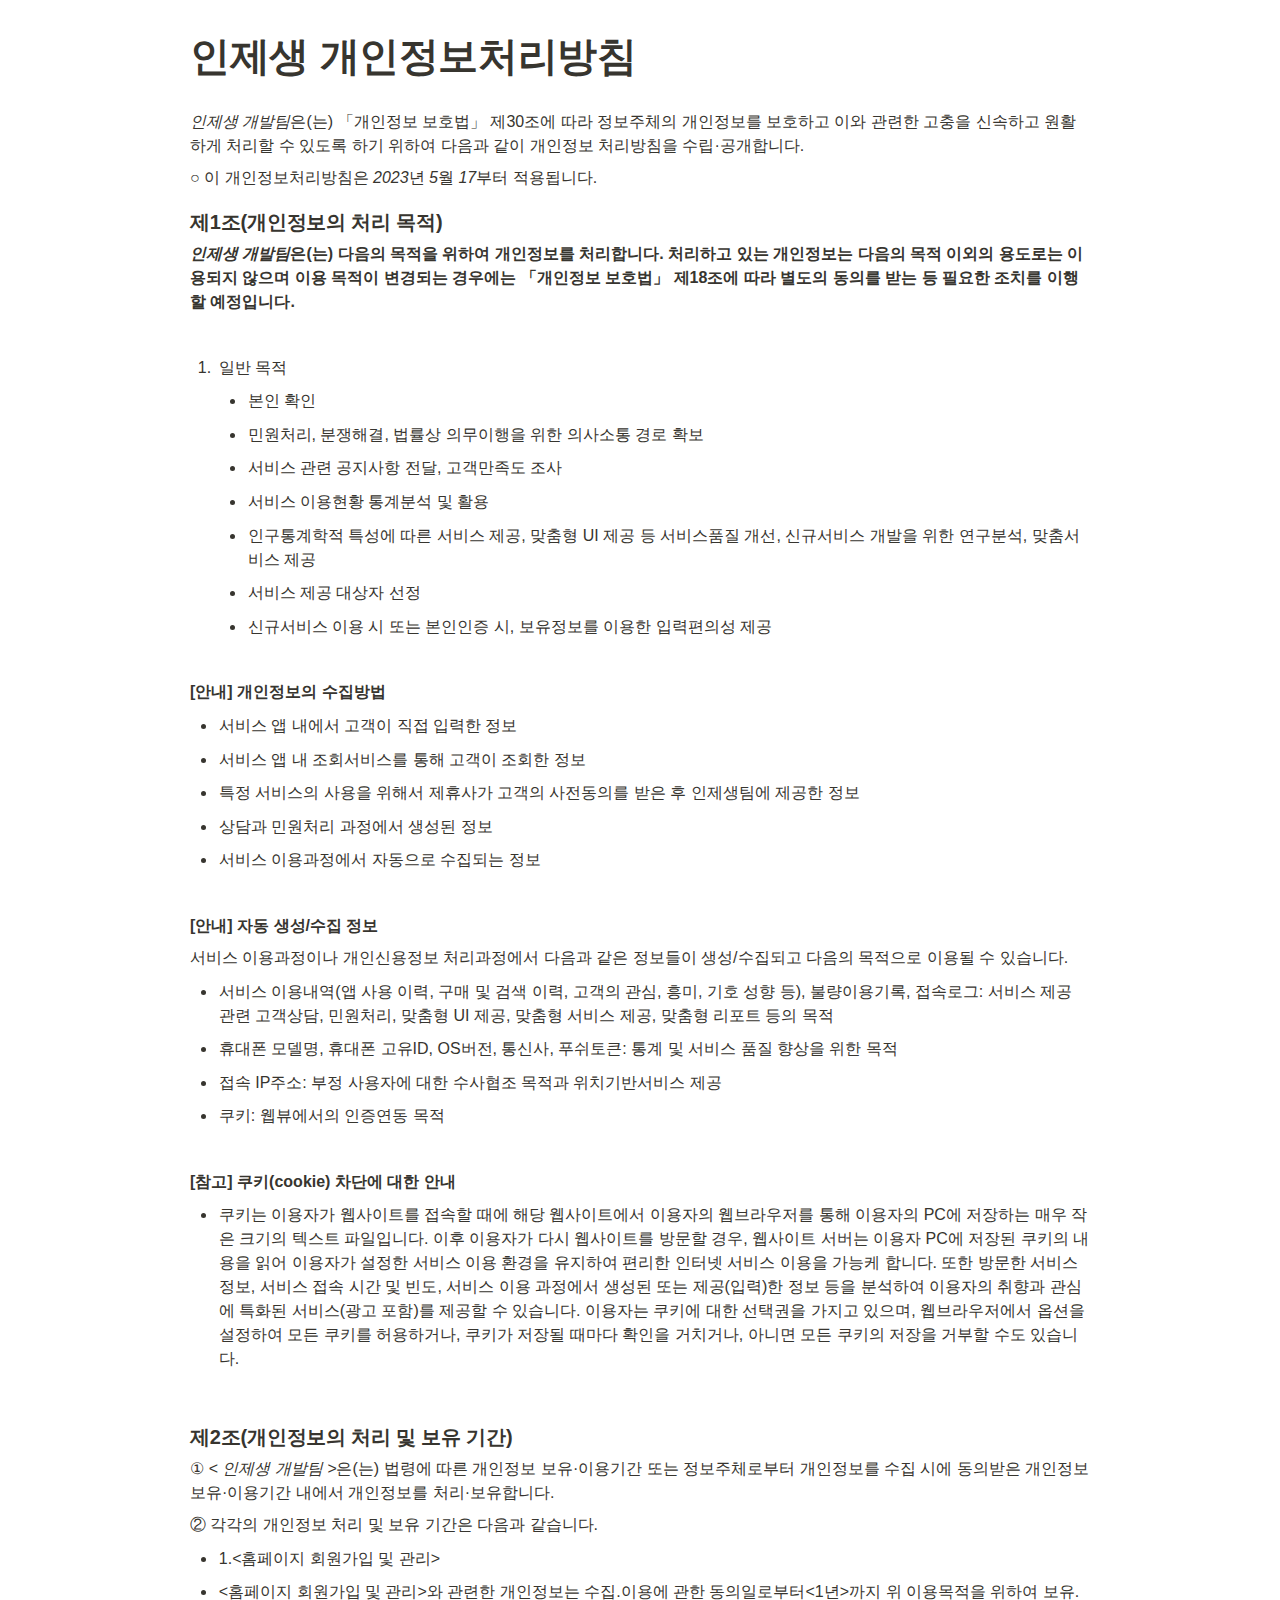
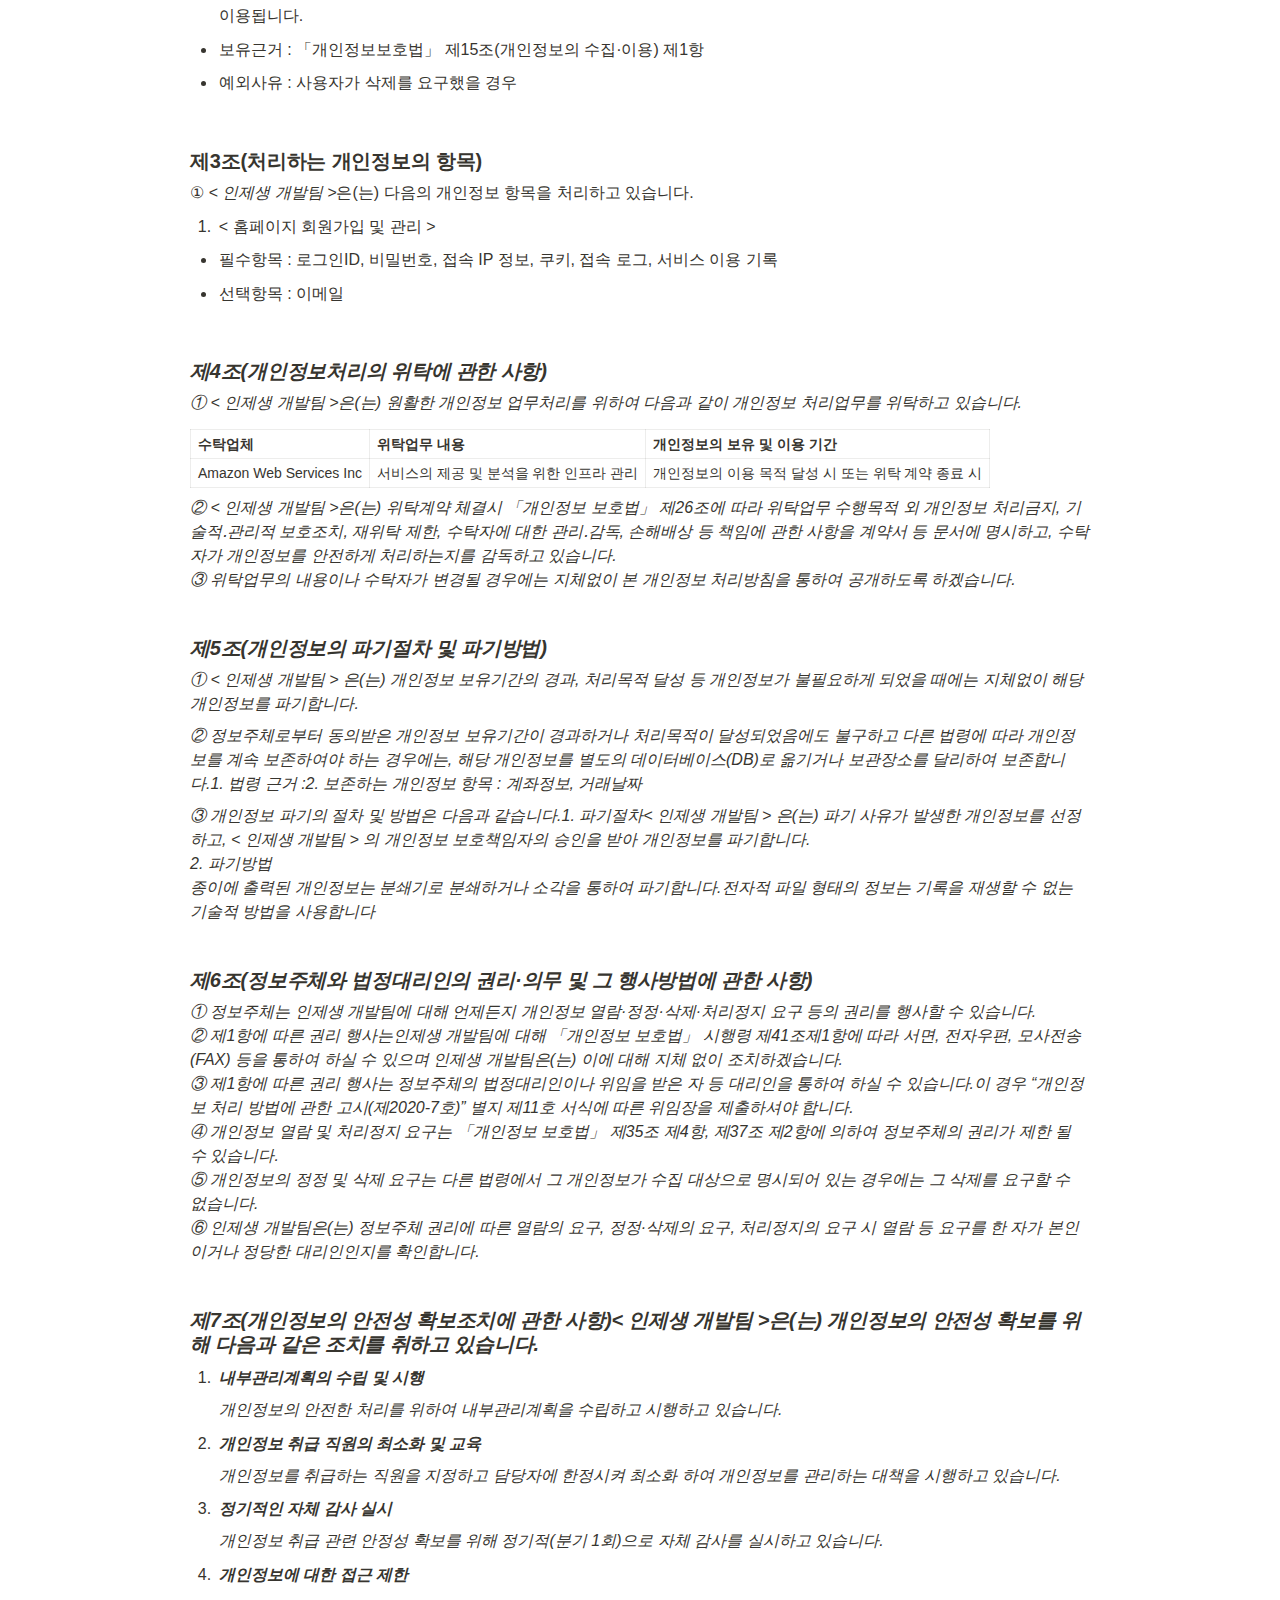
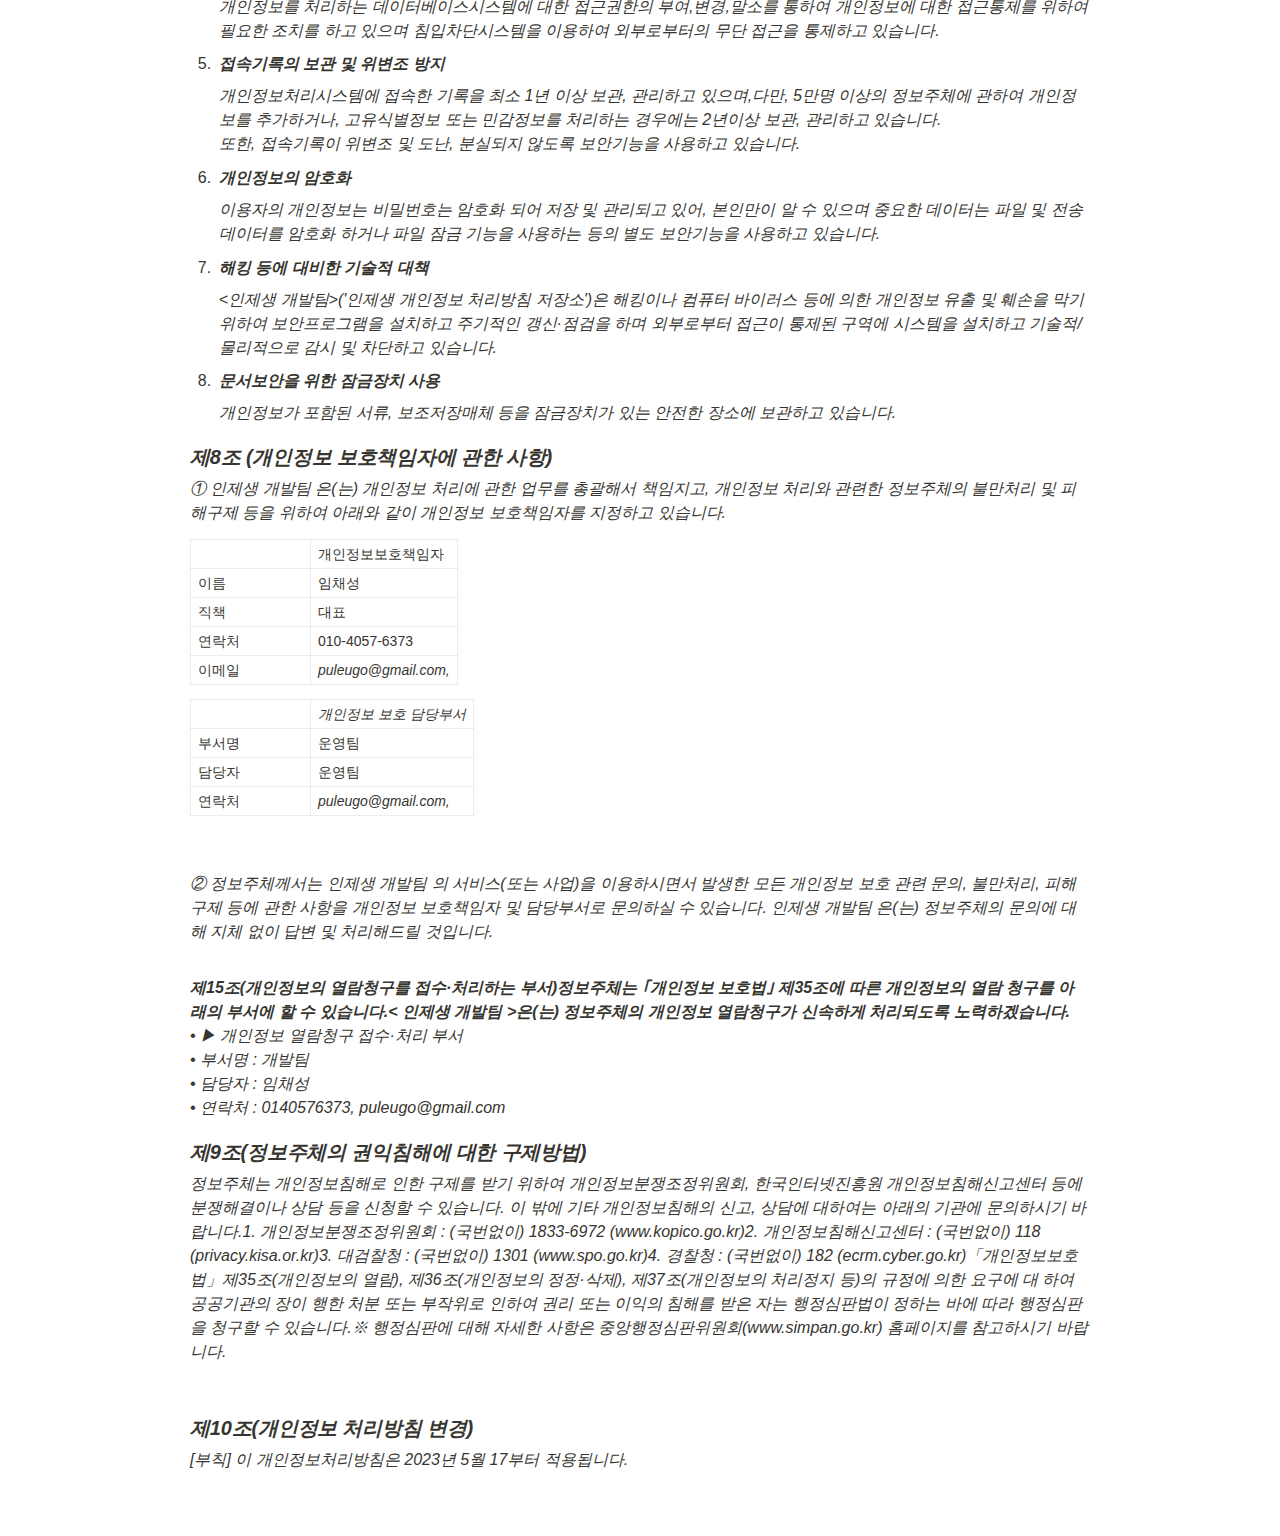
<file: policy.html>
<html><head><meta http-equiv="Content-Type" content="text/html; charset=utf-8"/><title>인제생 개인정보처리방침</title><style>
/* cspell:disable-file */
/* webkit printing magic: print all background colors */
html {
	-webkit-print-color-adjust: exact;
}
* {
	box-sizing: border-box;
	-webkit-print-color-adjust: exact;
}

html,
body {
	margin: 0;
	padding: 0;
}
@media only screen {
	body {
		margin: 2em auto;
		max-width: 900px;
		color: rgb(55, 53, 47);
	}
}

body {
	line-height: 1.5;
	white-space: pre-wrap;
}

a,
a.visited {
	color: inherit;
	text-decoration: underline;
}

.pdf-relative-link-path {
	font-size: 80%;
	color: #444;
}

h1,
h2,
h3 {
	letter-spacing: -0.01em;
	line-height: 1.2;
	font-weight: 600;
	margin-bottom: 0;
}

.page-title {
	font-size: 2.5rem;
	font-weight: 700;
	margin-top: 0;
	margin-bottom: 0.75em;
}

h1 {
	font-size: 1.875rem;
	margin-top: 1.875rem;
}

h2 {
	font-size: 1.5rem;
	margin-top: 1.5rem;
}

h3 {
	font-size: 1.25rem;
	margin-top: 1.25rem;
}

.source {
	border: 1px solid #ddd;
	border-radius: 3px;
	padding: 1.5em;
	word-break: break-all;
}

.callout {
	border-radius: 3px;
	padding: 1rem;
}

figure {
	margin: 1.25em 0;
	page-break-inside: avoid;
}

figcaption {
	opacity: 0.5;
	font-size: 85%;
	margin-top: 0.5em;
}

mark {
	background-color: transparent;
}

.indented {
	padding-left: 1.5em;
}

hr {
	background: transparent;
	display: block;
	width: 100%;
	height: 1px;
	visibility: visible;
	border: none;
	border-bottom: 1px solid rgba(55, 53, 47, 0.09);
}

img {
	max-width: 100%;
}

@media only print {
	img {
		max-height: 100vh;
		object-fit: contain;
	}
}

@page {
	margin: 1in;
}

.collection-content {
	font-size: 0.875rem;
}

.column-list {
	display: flex;
	justify-content: space-between;
}

.column {
	padding: 0 1em;
}

.column:first-child {
	padding-left: 0;
}

.column:last-child {
	padding-right: 0;
}

.table_of_contents-item {
	display: block;
	font-size: 0.875rem;
	line-height: 1.3;
	padding: 0.125rem;
}

.table_of_contents-indent-1 {
	margin-left: 1.5rem;
}

.table_of_contents-indent-2 {
	margin-left: 3rem;
}

.table_of_contents-indent-3 {
	margin-left: 4.5rem;
}

.table_of_contents-link {
	text-decoration: none;
	opacity: 0.7;
	border-bottom: 1px solid rgba(55, 53, 47, 0.18);
}

table,
th,
td {
	border: 1px solid rgba(55, 53, 47, 0.09);
	border-collapse: collapse;
}

table {
	border-left: none;
	border-right: none;
}

th,
td {
	font-weight: normal;
	padding: 0.25em 0.5em;
	line-height: 1.5;
	min-height: 1.5em;
	text-align: left;
}

th {
	color: rgba(55, 53, 47, 0.6);
}

ol,
ul {
	margin: 0;
	margin-block-start: 0.6em;
	margin-block-end: 0.6em;
}

li > ol:first-child,
li > ul:first-child {
	margin-block-start: 0.6em;
}

ul > li {
	list-style: disc;
}

ul.to-do-list {
	padding-inline-start: 0;
}

ul.to-do-list > li {
	list-style: none;
}

.to-do-children-checked {
	text-decoration: line-through;
	opacity: 0.375;
}

ul.toggle > li {
	list-style: none;
}

ul {
	padding-inline-start: 1.7em;
}

ul > li {
	padding-left: 0.1em;
}

ol {
	padding-inline-start: 1.6em;
}

ol > li {
	padding-left: 0.2em;
}

.mono ol {
	padding-inline-start: 2em;
}

.mono ol > li {
	text-indent: -0.4em;
}

.toggle {
	padding-inline-start: 0em;
	list-style-type: none;
}

/* Indent toggle children */
.toggle > li > details {
	padding-left: 1.7em;
}

.toggle > li > details > summary {
	margin-left: -1.1em;
}

.selected-value {
	display: inline-block;
	padding: 0 0.5em;
	background: rgba(206, 205, 202, 0.5);
	border-radius: 3px;
	margin-right: 0.5em;
	margin-top: 0.3em;
	margin-bottom: 0.3em;
	white-space: nowrap;
}

.collection-title {
	display: inline-block;
	margin-right: 1em;
}

.simple-table {
	margin-top: 1em;
	font-size: 0.875rem;
	empty-cells: show;
}
.simple-table td {
	height: 29px;
	min-width: 120px;
}

.simple-table th {
	height: 29px;
	min-width: 120px;
}

.simple-table-header-color {
	background: rgb(247, 246, 243);
	color: black;
}
.simple-table-header {
	font-weight: 500;
}

time {
	opacity: 0.5;
}

.icon {
	display: inline-block;
	max-width: 1.2em;
	max-height: 1.2em;
	text-decoration: none;
	vertical-align: text-bottom;
	margin-right: 0.5em;
}

img.icon {
	border-radius: 3px;
}

.user-icon {
	width: 1.5em;
	height: 1.5em;
	border-radius: 100%;
	margin-right: 0.5rem;
}

.user-icon-inner {
	font-size: 0.8em;
}

.text-icon {
	border: 1px solid #000;
	text-align: center;
}

.page-cover-image {
	display: block;
	object-fit: cover;
	width: 100%;
	max-height: 30vh;
}

.page-header-icon {
	font-size: 3rem;
	margin-bottom: 1rem;
}

.page-header-icon-with-cover {
	margin-top: -0.72em;
	margin-left: 0.07em;
}

.page-header-icon img {
	border-radius: 3px;
}

.link-to-page {
	margin: 1em 0;
	padding: 0;
	border: none;
	font-weight: 500;
}

p > .user {
	opacity: 0.5;
}

td > .user,
td > time {
	white-space: nowrap;
}

input[type="checkbox"] {
	transform: scale(1.5);
	margin-right: 0.6em;
	vertical-align: middle;
}

p {
	margin-top: 0.5em;
	margin-bottom: 0.5em;
}

.image {
	border: none;
	margin: 1.5em 0;
	padding: 0;
	border-radius: 0;
	text-align: center;
}

.code,
code {
	background: rgba(135, 131, 120, 0.15);
	border-radius: 3px;
	padding: 0.2em 0.4em;
	border-radius: 3px;
	font-size: 85%;
	tab-size: 2;
}

code {
	color: #eb5757;
}

.code {
	padding: 1.5em 1em;
}

.code-wrap {
	white-space: pre-wrap;
	word-break: break-all;
}

.code > code {
	background: none;
	padding: 0;
	font-size: 100%;
	color: inherit;
}

blockquote {
	font-size: 1.25em;
	margin: 1em 0;
	padding-left: 1em;
	border-left: 3px solid rgb(55, 53, 47);
}

.bookmark {
	text-decoration: none;
	max-height: 8em;
	padding: 0;
	display: flex;
	width: 100%;
	align-items: stretch;
}

.bookmark-title {
	font-size: 0.85em;
	overflow: hidden;
	text-overflow: ellipsis;
	height: 1.75em;
	white-space: nowrap;
}

.bookmark-text {
	display: flex;
	flex-direction: column;
}

.bookmark-info {
	flex: 4 1 180px;
	padding: 12px 14px 14px;
	display: flex;
	flex-direction: column;
	justify-content: space-between;
}

.bookmark-image {
	width: 33%;
	flex: 1 1 180px;
	display: block;
	position: relative;
	object-fit: cover;
	border-radius: 1px;
}

.bookmark-description {
	color: rgba(55, 53, 47, 0.6);
	font-size: 0.75em;
	overflow: hidden;
	max-height: 4.5em;
	word-break: break-word;
}

.bookmark-href {
	font-size: 0.75em;
	margin-top: 0.25em;
}

.sans { font-family: ui-sans-serif, -apple-system, BlinkMacSystemFont, "Segoe UI", Helvetica, "Apple Color Emoji", Arial, sans-serif, "Segoe UI Emoji", "Segoe UI Symbol"; }
.code { font-family: "SFMono-Regular", Menlo, Consolas, "PT Mono", "Liberation Mono", Courier, monospace; }
.serif { font-family: Lyon-Text, Georgia, ui-serif, serif; }
.mono { font-family: iawriter-mono, Nitti, Menlo, Courier, monospace; }
.pdf .sans { font-family: Inter, ui-sans-serif, -apple-system, BlinkMacSystemFont, "Segoe UI", Helvetica, "Apple Color Emoji", Arial, sans-serif, "Segoe UI Emoji", "Segoe UI Symbol", 'Twemoji', 'Noto Color Emoji', 'Noto Sans CJK JP'; }
.pdf:lang(zh-CN) .sans { font-family: Inter, ui-sans-serif, -apple-system, BlinkMacSystemFont, "Segoe UI", Helvetica, "Apple Color Emoji", Arial, sans-serif, "Segoe UI Emoji", "Segoe UI Symbol", 'Twemoji', 'Noto Color Emoji', 'Noto Sans CJK SC'; }
.pdf:lang(zh-TW) .sans { font-family: Inter, ui-sans-serif, -apple-system, BlinkMacSystemFont, "Segoe UI", Helvetica, "Apple Color Emoji", Arial, sans-serif, "Segoe UI Emoji", "Segoe UI Symbol", 'Twemoji', 'Noto Color Emoji', 'Noto Sans CJK TC'; }
.pdf:lang(ko-KR) .sans { font-family: Inter, ui-sans-serif, -apple-system, BlinkMacSystemFont, "Segoe UI", Helvetica, "Apple Color Emoji", Arial, sans-serif, "Segoe UI Emoji", "Segoe UI Symbol", 'Twemoji', 'Noto Color Emoji', 'Noto Sans CJK KR'; }
.pdf .code { font-family: Source Code Pro, "SFMono-Regular", Menlo, Consolas, "PT Mono", "Liberation Mono", Courier, monospace, 'Twemoji', 'Noto Color Emoji', 'Noto Sans Mono CJK JP'; }
.pdf:lang(zh-CN) .code { font-family: Source Code Pro, "SFMono-Regular", Menlo, Consolas, "PT Mono", "Liberation Mono", Courier, monospace, 'Twemoji', 'Noto Color Emoji', 'Noto Sans Mono CJK SC'; }
.pdf:lang(zh-TW) .code { font-family: Source Code Pro, "SFMono-Regular", Menlo, Consolas, "PT Mono", "Liberation Mono", Courier, monospace, 'Twemoji', 'Noto Color Emoji', 'Noto Sans Mono CJK TC'; }
.pdf:lang(ko-KR) .code { font-family: Source Code Pro, "SFMono-Regular", Menlo, Consolas, "PT Mono", "Liberation Mono", Courier, monospace, 'Twemoji', 'Noto Color Emoji', 'Noto Sans Mono CJK KR'; }
.pdf .serif { font-family: PT Serif, Lyon-Text, Georgia, ui-serif, serif, 'Twemoji', 'Noto Color Emoji', 'Noto Serif CJK JP'; }
.pdf:lang(zh-CN) .serif { font-family: PT Serif, Lyon-Text, Georgia, ui-serif, serif, 'Twemoji', 'Noto Color Emoji', 'Noto Serif CJK SC'; }
.pdf:lang(zh-TW) .serif { font-family: PT Serif, Lyon-Text, Georgia, ui-serif, serif, 'Twemoji', 'Noto Color Emoji', 'Noto Serif CJK TC'; }
.pdf:lang(ko-KR) .serif { font-family: PT Serif, Lyon-Text, Georgia, ui-serif, serif, 'Twemoji', 'Noto Color Emoji', 'Noto Serif CJK KR'; }
.pdf .mono { font-family: PT Mono, iawriter-mono, Nitti, Menlo, Courier, monospace, 'Twemoji', 'Noto Color Emoji', 'Noto Sans Mono CJK JP'; }
.pdf:lang(zh-CN) .mono { font-family: PT Mono, iawriter-mono, Nitti, Menlo, Courier, monospace, 'Twemoji', 'Noto Color Emoji', 'Noto Sans Mono CJK SC'; }
.pdf:lang(zh-TW) .mono { font-family: PT Mono, iawriter-mono, Nitti, Menlo, Courier, monospace, 'Twemoji', 'Noto Color Emoji', 'Noto Sans Mono CJK TC'; }
.pdf:lang(ko-KR) .mono { font-family: PT Mono, iawriter-mono, Nitti, Menlo, Courier, monospace, 'Twemoji', 'Noto Color Emoji', 'Noto Sans Mono CJK KR'; }
.highlight-default {
	color: rgba(55, 53, 47, 1);
}
.highlight-gray {
	color: rgba(120, 119, 116, 1);
	fill: rgba(120, 119, 116, 1);
}
.highlight-brown {
	color: rgba(159, 107, 83, 1);
	fill: rgba(159, 107, 83, 1);
}
.highlight-orange {
	color: rgba(217, 115, 13, 1);
	fill: rgba(217, 115, 13, 1);
}
.highlight-yellow {
	color: rgba(203, 145, 47, 1);
	fill: rgba(203, 145, 47, 1);
}
.highlight-teal {
	color: rgba(68, 131, 97, 1);
	fill: rgba(68, 131, 97, 1);
}
.highlight-blue {
	color: rgba(51, 126, 169, 1);
	fill: rgba(51, 126, 169, 1);
}
.highlight-purple {
	color: rgba(144, 101, 176, 1);
	fill: rgba(144, 101, 176, 1);
}
.highlight-pink {
	color: rgba(193, 76, 138, 1);
	fill: rgba(193, 76, 138, 1);
}
.highlight-red {
	color: rgba(212, 76, 71, 1);
	fill: rgba(212, 76, 71, 1);
}
.highlight-gray_background {
	background: rgba(241, 241, 239, 1);
}
.highlight-brown_background {
	background: rgba(244, 238, 238, 1);
}
.highlight-orange_background {
	background: rgba(251, 236, 221, 1);
}
.highlight-yellow_background {
	background: rgba(251, 243, 219, 1);
}
.highlight-teal_background {
	background: rgba(237, 243, 236, 1);
}
.highlight-blue_background {
	background: rgba(231, 243, 248, 1);
}
.highlight-purple_background {
	background: rgba(244, 240, 247, 0.8);
}
.highlight-pink_background {
	background: rgba(249, 238, 243, 0.8);
}
.highlight-red_background {
	background: rgba(253, 235, 236, 1);
}
.block-color-default {
	color: inherit;
	fill: inherit;
}
.block-color-gray {
	color: rgba(120, 119, 116, 1);
	fill: rgba(120, 119, 116, 1);
}
.block-color-brown {
	color: rgba(159, 107, 83, 1);
	fill: rgba(159, 107, 83, 1);
}
.block-color-orange {
	color: rgba(217, 115, 13, 1);
	fill: rgba(217, 115, 13, 1);
}
.block-color-yellow {
	color: rgba(203, 145, 47, 1);
	fill: rgba(203, 145, 47, 1);
}
.block-color-teal {
	color: rgba(68, 131, 97, 1);
	fill: rgba(68, 131, 97, 1);
}
.block-color-blue {
	color: rgba(51, 126, 169, 1);
	fill: rgba(51, 126, 169, 1);
}
.block-color-purple {
	color: rgba(144, 101, 176, 1);
	fill: rgba(144, 101, 176, 1);
}
.block-color-pink {
	color: rgba(193, 76, 138, 1);
	fill: rgba(193, 76, 138, 1);
}
.block-color-red {
	color: rgba(212, 76, 71, 1);
	fill: rgba(212, 76, 71, 1);
}
.block-color-gray_background {
	background: rgba(241, 241, 239, 1);
}
.block-color-brown_background {
	background: rgba(244, 238, 238, 1);
}
.block-color-orange_background {
	background: rgba(251, 236, 221, 1);
}
.block-color-yellow_background {
	background: rgba(251, 243, 219, 1);
}
.block-color-teal_background {
	background: rgba(237, 243, 236, 1);
}
.block-color-blue_background {
	background: rgba(231, 243, 248, 1);
}
.block-color-purple_background {
	background: rgba(244, 240, 247, 0.8);
}
.block-color-pink_background {
	background: rgba(249, 238, 243, 0.8);
}
.block-color-red_background {
	background: rgba(253, 235, 236, 1);
}
.select-value-color-pink { background-color: rgba(245, 224, 233, 1); }
.select-value-color-purple { background-color: rgba(232, 222, 238, 1); }
.select-value-color-green { background-color: rgba(219, 237, 219, 1); }
.select-value-color-gray { background-color: rgba(227, 226, 224, 1); }
.select-value-color-translucentGray { background-color: rgba(255, 255, 255, 0.0375); }
.select-value-color-orange { background-color: rgba(250, 222, 201, 1); }
.select-value-color-brown { background-color: rgba(238, 224, 218, 1); }
.select-value-color-red { background-color: rgba(255, 226, 221, 1); }
.select-value-color-yellow { background-color: rgba(253, 236, 200, 1); }
.select-value-color-blue { background-color: rgba(211, 229, 239, 1); }

.checkbox {
	display: inline-flex;
	vertical-align: text-bottom;
	width: 16;
	height: 16;
	background-size: 16px;
	margin-left: 2px;
	margin-right: 5px;
}

.checkbox-on {
	background-image: url("data:image/svg+xml;charset=UTF-8,%3Csvg%20width%3D%2216%22%20height%3D%2216%22%20viewBox%3D%220%200%2016%2016%22%20fill%3D%22none%22%20xmlns%3D%22http%3A%2F%2Fwww.w3.org%2F2000%2Fsvg%22%3E%0A%3Crect%20width%3D%2216%22%20height%3D%2216%22%20fill%3D%22%2358A9D7%22%2F%3E%0A%3Cpath%20d%3D%22M6.71429%2012.2852L14%204.9995L12.7143%203.71436L6.71429%209.71378L3.28571%206.2831L2%207.57092L6.71429%2012.2852Z%22%20fill%3D%22white%22%2F%3E%0A%3C%2Fsvg%3E");
}

.checkbox-off {
	background-image: url("data:image/svg+xml;charset=UTF-8,%3Csvg%20width%3D%2216%22%20height%3D%2216%22%20viewBox%3D%220%200%2016%2016%22%20fill%3D%22none%22%20xmlns%3D%22http%3A%2F%2Fwww.w3.org%2F2000%2Fsvg%22%3E%0A%3Crect%20x%3D%220.75%22%20y%3D%220.75%22%20width%3D%2214.5%22%20height%3D%2214.5%22%20fill%3D%22white%22%20stroke%3D%22%2336352F%22%20stroke-width%3D%221.5%22%2F%3E%0A%3C%2Fsvg%3E");
}
	
</style></head><body><article id="ebad4771-54a1-4a27-ac70-512ba4ea866a" class="page sans"><header><h1 class="page-title">인제생 개인정보처리방침</h1></header><div class="page-body"><p id="7074005a-7113-4bef-8cb8-af8737518efa" class=""><em>인제생 개발팀</em>은(는) 「개인정보 보호법」 제30조에 따라 정보주체의 개인정보를 보호하고 이와 관련한 고충을 신속하고 원활하게 처리할 수 있도록 하기 위하여 다음과 같이 개인정보 처리방침을 수립·공개합니다.</p><p id="48a7d6ce-2629-44a7-b488-bcbe989fea6e" class="">○ 이 개인정보처리방침은 <em>2023</em>년 <em>5</em>월 <em>17</em>부터 적용됩니다.</p><h3 id="53732947-b566-4c2e-88a2-7a63216aa1d2" class=""><strong>제1조(개인정보의 처리 목적)</strong></h3><p id="c788f3ae-6c5d-4a81-8c80-2884a48159e9" class=""><em><strong>인제생 개발팀</strong></em><strong>은(는) 다음의 목적을 위하여 개인정보를 처리합니다. 처리하고 있는 개인정보는 다음의 목적 이외의 용도로는 이용되지 않으며 이용 목적이 변경되는 경우에는 「개인정보 보호법」 제18조에 따라 별도의 동의를 받는 등 필요한 조치를 이행할 예정입니다.</strong></p><p id="14b5df3a-097f-4c00-a71a-249b08fc9f91" class="">
</p><ol type="1" id="aaed42af-562c-472d-b39c-e20b0085f062" class="numbered-list" start="1"><li>일반 목적<ul id="ed41421b-504a-407f-8840-3bb3d703e004" class="bulleted-list"><li style="list-style-type:disc">본인 확인</li></ul><ul id="58c00051-764f-4468-becb-a672a3ac0b1c" class="bulleted-list"><li style="list-style-type:disc">민원처리, 분쟁해결, 법률상 의무이행을 위한 의사소통 경로 확보</li></ul><ul id="9cbc72ed-4780-479b-a111-ba7cc880f02c" class="bulleted-list"><li style="list-style-type:disc">서비스 관련 공지사항 전달, 고객만족도 조사</li></ul><ul id="d4f13493-5261-4537-a69c-937e0cf319d8" class="bulleted-list"><li style="list-style-type:disc">서비스 이용현황 통계분석 및 활용</li></ul><ul id="b62e0acc-75c1-48db-8fbf-0aabdd582459" class="bulleted-list"><li style="list-style-type:disc">인구통계학적 특성에 따른 서비스 제공, 맞춤형 UI 제공 등 서비스품질 개선, 신규서비스 개발을 위한 연구분석, 맞춤서비스 제공</li></ul><ul id="1bfc0922-2dac-48d7-a24f-c992ee75a95c" class="bulleted-list"><li style="list-style-type:disc">서비스 제공 대상자 선정</li></ul><ul id="9e4faac2-9c9a-4208-babb-648c1fa5c251" class="bulleted-list"><li style="list-style-type:disc">신규서비스 이용 시 또는 본인인증 시, 보유정보를 이용한 입력편의성 제공</li></ul></li></ol><p id="39b51afe-bfe3-4c98-b04b-999c52f0f9a9" class="">
</p><p id="e2559395-538f-4f86-bba9-01314245a2d6" class=""><strong>[안내] 개인정보의 수집방법</strong></p><ul id="f966df2d-6587-466f-96e7-73d192cb965b" class="bulleted-list"><li style="list-style-type:disc">서비스 앱 내에서 고객이 직접 입력한 정보</li></ul><ul id="42b2747f-9315-4f80-89e1-864ec0267d1b" class="bulleted-list"><li style="list-style-type:disc">서비스 앱 내 조회서비스를 통해 고객이 조회한 정보</li></ul><ul id="00f1471e-8f1c-48a2-8b65-1986981fca37" class="bulleted-list"><li style="list-style-type:disc">특정 서비스의 사용을 위해서 제휴사가 고객의 사전동의를 받은 후 인제생팀에 제공한 정보</li></ul><ul id="f3c3c55f-f072-4df3-9553-e6de407e9da6" class="bulleted-list"><li style="list-style-type:disc">상담과 민원처리 과정에서 생성된 정보</li></ul><ul id="3a623f2a-03d4-484b-b40a-a1ec19b34a4d" class="bulleted-list"><li style="list-style-type:disc">서비스 이용과정에서 자동으로 수집되는 정보</li></ul><p id="06830bf6-292d-4595-bf1f-e56b0493be1e" class="">
</p><p id="fb6b361b-15c5-484e-a664-4ec8054fe207" class=""><strong>[안내] 자동 생성/수집 정보</strong></p><p id="c71a0a59-a392-46da-8c98-9eb5f9dbf5f4" class="">서비스 이용과정이나 개인신용정보 처리과정에서 다음과 같은 정보들이 생성/수집되고 다음의 목적으로 이용될 수 있습니다.</p><ul id="e6eadc59-865a-46fe-93cf-29ac79a66110" class="bulleted-list"><li style="list-style-type:disc">서비스 이용내역(앱 사용 이력, 구매 및 검색 이력, 고객의 관심, 흥미, 기호 성향 등), 불량이용기록, 접속로그: 서비스 제공 관련 고객상담, 민원처리, 맞춤형 UI 제공, 맞춤형 서비스 제공, 맞춤형 리포트 등의 목적</li></ul><ul id="e23cca21-4655-4ce9-bf49-97cfb9d5f459" class="bulleted-list"><li style="list-style-type:disc">휴대폰 모델명, 휴대폰 고유ID, OS버전, 통신사, 푸쉬토큰: 통계 및 서비스 품질 향상을 위한 목적</li></ul><ul id="40e868ca-0b96-4c91-987b-b78cf6b96c54" class="bulleted-list"><li style="list-style-type:disc">접속 IP주소: 부정 사용자에 대한 수사협조 목적과 위치기반서비스 제공</li></ul><ul id="d6ec5072-a846-43ab-adc8-8308d5fcea78" class="bulleted-list"><li style="list-style-type:disc">쿠키: 웹뷰에서의 인증연동 목적</li></ul><p id="5ba3f47c-835d-45cf-8044-2078434f18b1" class="">
</p><p id="a97d0bc5-84b2-445a-a3af-dc5741024b02" class=""><strong>[참고] 쿠키(cookie) 차단에 대한 안내</strong></p><ul id="2069e982-d4fc-49bd-9a70-6238614d62fb" class="bulleted-list"><li style="list-style-type:disc">쿠키는 이용자가 웹사이트를 접속할 때에 해당 웹사이트에서 이용자의 웹브라우저를 통해 이용자의 PC에 저장하는 매우 작은 크기의 텍스트 파일입니다. 이후 이용자가 다시 웹사이트를 방문할 경우, 웹사이트 서버는 이용자 PC에 저장된 쿠키의 내용을 읽어 이용자가 설정한 서비스 이용 환경을 유지하여 편리한 인터넷 서비스 이용을 가능케 합니다. 또한 방문한 서비스 정보, 서비스 접속 시간 및 빈도, 서비스 이용 과정에서 생성된 또는 제공(입력)한 정보 등을 분석하여 이용자의 취향과 관심에 특화된 서비스(광고 포함)를 제공할 수 있습니다. 이용자는 쿠키에 대한 선택권을 가지고 있으며, 웹브라우저에서 옵션을 설정하여 모든 쿠키를 허용하거나, 쿠키가 저장될 때마다 확인을 거치거나, 아니면 모든 쿠키의 저장을 거부할 수도 있습니다.</li></ul><p id="0b3caeb3-4e3a-4ac1-9a9a-0ca94a86e945" class="">
</p><h3 id="844b424b-6b7b-48e4-a70f-c1df33a33687" class=""><strong>제2조(개인정보의 처리 및 보유 기간)</strong></h3><p id="ede7ebc9-5428-403e-9c8a-1034876bc4f5" class="">① <em>&lt; 인제생 개발팀 &gt;</em>은(는) 법령에 따른 개인정보 보유·이용기간 또는 정보주체로부터 개인정보를 수집 시에 동의받은 개인정보 보유·이용기간 내에서 개인정보를 처리·보유합니다.</p><p id="c6058ae2-49cd-478e-89e9-2ef1a034cb01" class="">② 각각의 개인정보 처리 및 보유 기간은 다음과 같습니다.</p><ul id="40678256-1f46-4147-bbce-c8d92676eab7" class="bulleted-list"><li style="list-style-type:disc">1.&lt;홈페이지 회원가입 및 관리&gt;</li></ul><ul id="7bb7a36b-55c7-4774-980b-ec3be8b45ef2" class="bulleted-list"><li style="list-style-type:disc">&lt;홈페이지 회원가입 및 관리&gt;와 관련한 개인정보는 수집.이용에 관한 동의일로부터&lt;1년&gt;까지 위 이용목적을 위하여 보유.이용됩니다.</li></ul><ul id="17751d1a-dc58-4a70-af85-bcc6a440bc8e" class="bulleted-list"><li style="list-style-type:disc">보유근거 : 「개인정보보호법」 제15조(개인정보의 수집·이용) 제1항</li></ul><ul id="5922c5d4-bc9a-4dc8-b54d-665a8ae678da" class="bulleted-list"><li style="list-style-type:disc">예외사유 : 사용자가 삭제를 요구했을 경우</li></ul><p id="55d5f04b-590c-4ee5-83de-c4485ef0671b" class="">
</p><h3 id="2a689055-2619-4d54-a8bf-1ef155cc2e76" class=""><strong>제3조(처리하는 개인정보의 항목)</strong></h3><p id="9ad01eaa-d696-410f-a809-52b4cfa04bf9" class="">① <em>&lt; 인제생 개발팀 &gt;</em>은(는) 다음의 개인정보 항목을 처리하고 있습니다.</p><ol type="1" id="b98cbb18-4d89-42a8-92e8-bd569fd9bd53" class="numbered-list" start="1"><li>&lt; 홈페이지 회원가입 및 관리 &gt;</li></ol><ul id="2ce70cf9-2db2-46f0-9c5c-5d26ab10dee4" class="bulleted-list"><li style="list-style-type:disc">필수항목 : 로그인ID, 비밀번호, 접속 IP 정보, 쿠키, 접속 로그, 서비스 이용 기록</li></ul><ul id="cac58205-a8c4-4787-8e2e-63b166e34304" class="bulleted-list"><li style="list-style-type:disc">선택항목 : 이메일</li></ul><p id="0dc0768c-120a-4402-9d71-8d05715bc928" class="">
</p><h3 id="c489fa25-a919-4173-9068-50b7af627021" class=""><em></em><em><strong>제4조(개인정보처리의 위탁에 관한 사항)</strong></em></h3><p id="c12f0b98-5bf9-472f-ab3e-dde82cd798fc" class=""><em>① &lt; 인제생 개발팀 &gt;은(는) 원활한 개인정보 업무처리를 위하여 다음과 같이 개인정보 처리업무를 위탁하고 있습니다.</em></p><table id="21872f78-a3d5-4da3-8f1a-62e136b90599" class="simple-table"><tbody><tr id="8ffd3fce-fb4c-4b34-8dcc-a735a23479b7"><td id="y{VI" class=""><strong>수탁업체</strong></td><td id="MVL_" class=""><strong>위탁업무 내용</strong></td><td id="F]bW" class=""><strong>개인정보의 보유 및 이용 기간</strong></td></tr><tr id="0bb0fc1b-82b9-4990-ad1f-d9777eb69e27"><td id="y{VI" class="">Amazon Web Services Inc</td><td id="MVL_" class="">서비스의 제공 및 분석을 위한 인프라 관리</td><td id="F]bW" class="">개인정보의 이용 목적 달성 시 또는 위탁 계약 종료 시</td></tr></tbody></table><p id="334b5c1b-71c1-47ec-b17c-a1571a9953ec" class=""><em>② &lt; 인제생 개발팀 &gt;은(는) 위탁계약 체결시 「개인정보 보호법」 제26조에 따라 위탁업무 수행목적 외 개인정보 처리금지, 기술적․관리적 보호조치, 재위탁 제한, 수탁자에 대한 관리․감독, 손해배상 등 책임에 관한 사항을 계약서 등 문서에 명시하고, 수탁자가 개인정보를 안전하게 처리하는지를 감독하고 있습니다.
③ 위탁업무의 내용이나 수탁자가 변경될 경우에는 지체없이 본 개인정보 처리방침을 통하여 공개하도록 하겠습니다.</em></p><h3 id="ee9e96a0-465b-4e2b-bc5c-c7ace187f2e3" class=""><em>
</em><em><strong>제5조(개인정보의 파기절차 및 파기방법)</strong></em></h3><p id="f5f255b4-e746-4c9f-a4f9-0749526ed8c4" class=""><em>① &lt; 인제생 개발팀 &gt; 은(는) 개인정보 보유기간의 경과, 처리목적 달성 등 개인정보가 불필요하게 되었을 때에는 지체없이 해당 개인정보를 파기합니다.</em></p><p id="0d36d09a-bf95-40cc-a58e-0799101eaff8" class=""><em>② 정보주체로부터 동의받은 개인정보 보유기간이 경과하거나 처리목적이 달성되었음에도 불구하고 다른 법령에 따라 개인정보를 계속 보존하여야 하는 경우에는, 해당 개인정보를 별도의 데이터베이스(DB)로 옮기거나 보관장소를 달리하여 보존합니다.1. 법령 근거 :2. 보존하는 개인정보 항목 : 계좌정보, 거래날짜</em></p><p id="d993d42a-6053-4ef9-9627-579c952ff66b" class=""><em>③ 개인정보 파기의 절차 및 방법은 다음과 같습니다.1. 파기절차&lt; 인제생 개발팀 &gt; 은(는) 파기 사유가 발생한 개인정보를 선정하고, &lt; 인제생 개발팀 &gt; 의 개인정보 보호책임자의 승인을 받아 개인정보를 파기합니다.
2. 파기방법
종이에 출력된 개인정보는 분쇄기로 분쇄하거나 소각을 통하여 파기합니다.전자적 파일 형태의 정보는 기록을 재생할 수 없는 기술적 방법을 사용합니다</em></p><h3 id="76105b47-1fae-4c51-9aa7-f95e35f19bcd" class=""><em>
</em><em><strong>제6조(정보주체와 법정대리인의 권리·의무 및 그 행사방법에 관한 사항)</strong></em></h3><p id="385da4d6-0c0f-4617-8ab3-5fbe62f98f29" class=""><em>① 정보주체는 인제생 개발팀에 대해 언제든지 개인정보 열람·정정·삭제·처리정지 요구 등의 권리를 행사할 수 있습니다.
② 제1항에 따른 권리 행사는인제생 개발팀에 대해 「개인정보 보호법」 시행령 제41조제1항에 따라 서면, 전자우편, 모사전송(FAX) 등을 통하여 하실 수 있으며 인제생 개발팀은(는) 이에 대해 지체 없이 조치하겠습니다.
③ 제1항에 따른 권리 행사는 정보주체의 법정대리인이나 위임을 받은 자 등 대리인을 통하여 하실 수 있습니다.이 경우 “개인정보 처리 방법에 관한 고시(제2020-7호)” 별지 제11호 서식에 따른 위임장을 제출하셔야 합니다.
④ 개인정보 열람 및 처리정지 요구는 「개인정보 보호법」 제35조 제4항, 제37조 제2항에 의하여 정보주체의 권리가 제한 될 수 있습니다.
⑤ 개인정보의 정정 및 삭제 요구는 다른 법령에서 그 개인정보가 수집 대상으로 명시되어 있는 경우에는 그 삭제를 요구할 수 없습니다.
⑥ 인제생 개발팀은(는) 정보주체 권리에 따른 열람의 요구, 정정·삭제의 요구, 처리정지의 요구 시 열람 등 요구를 한 자가 본인이거나 정당한 대리인인지를 확인합니다.</em></p><h3 id="1c7887f7-194b-460b-b2d2-d82b8fde7c60" class=""><em>
</em><em><strong>제7조(개인정보의 안전성 확보조치에 관한 사항)&lt; 인제생 개발팀 &gt;은(는) 개인정보의 안전성 확보를 위해 다음과 같은 조치를 취하고 있습니다.</strong></em></h3><ol type="1" id="e2564dca-0747-42c8-9586-5aa300bb8e81" class="numbered-list" start="1"><li><strong><em>내부관리계획의 수립 및 시행</em></strong><p id="d0ddfd72-8bca-48c8-84aa-06cf6e8d3a10" class=""><em>개인정보의 안전한 처리를 위하여 내부관리계획을 수립하고 시행하고 있습니다.
</em></p></li></ol><ol type="1" id="d0c0cd68-1965-49a2-9ad7-6e1f17cda62d" class="numbered-list" start="2"><li><strong><em>개인정보 취급 직원의 최소화 및 교육</em></strong><p id="068f1cf3-10df-4db8-ba6c-0e3ea6f47087" class=""><em>개인정보를 취급하는 직원을 지정하고 담당자에 한정시켜 최소화 하여 개인정보를 관리하는 대책을 시행하고 있습니다.
</em></p></li></ol><ol type="1" id="e664d724-7ae8-45c5-8892-78d8d97d69d0" class="numbered-list" start="3"><li><strong><em>정기적인 자체 감사 실시</em></strong><p id="85c033b6-083e-4ea7-8366-01556207f93f" class=""><em>개인정보 취급 관련 안정성 확보를 위해 정기적(분기 1회)으로 자체 감사를 실시하고 있습니다.
</em></p></li></ol><ol type="1" id="87a626d1-5ece-4c12-b4e1-43a578b231b4" class="numbered-list" start="4"><li><strong><em>개인정보에 대한 접근 제한</em></strong><p id="cc15d1d6-115a-4751-b189-d32e4c2d698a" class=""><em>개인정보를 처리하는 데이터베이스시스템에 대한 접근권한의 부여,변경,말소를 통하여 개인정보에 대한 접근통제를 위하여 필요한 조치를 하고 있으며 침입차단시스템을 이용하여 외부로부터의 무단 접근을 통제하고 있습니다.
</em></p></li></ol><ol type="1" id="ad4cdfe3-fa57-442b-b2b9-d27f55b829ad" class="numbered-list" start="5"><li><strong><em>접속기록의 보관 및 위변조 방지</em></strong><p id="4d7bd268-92f3-4899-a0e2-4bb8069fdeca" class=""><em>개인정보처리시스템에 접속한 기록을 최소 1년 이상 보관, 관리하고 있으며,다만, 5만명 이상의 정보주체에 관하여 개인정보를 추가하거나, 고유식별정보 또는 민감정보를 처리하는 경우에는 2년이상 보관, 관리하고 있습니다.
또한, 접속기록이 위변조 및 도난, 분실되지 않도록 보안기능을 사용하고 있습니다.
</em></p></li></ol><ol type="1" id="d470847b-77c3-4a54-8315-a5664649de51" class="numbered-list" start="6"><li><strong><em>개인정보의 암호화</em></strong><p id="37be4290-2b65-46eb-8279-c674d7e06a4d" class=""><em>이용자의 개인정보는 비밀번호는 암호화 되어 저장 및 관리되고 있어, 본인만이 알 수 있으며 중요한 데이터는 파일 및 전송 데이터를 암호화 하거나 파일 잠금 기능을 사용하는 등의 별도 보안기능을 사용하고 있습니다.
</em></p></li></ol><ol type="1" id="dae5f291-d63b-48f7-8ff4-11ea1da5f38f" class="numbered-list" start="7"><li><strong><em>해킹 등에 대비한 기술적 대책</em></strong><p id="b8d7d536-fe66-43ee-a215-8d3039a67f0b" class=""><em>&lt;인제생 개발팀&gt;(&#x27;인제생 개인정보 처리방침 저장소&#x27;)은 해킹이나 컴퓨터 바이러스 등에 의한 개인정보 유출 및 훼손을 막기 위하여 보안프로그램을 설치하고 주기적인 갱신·점검을 하며 외부로부터 접근이 통제된 구역에 시스템을 설치하고 기술적/물리적으로 감시 및 차단하고 있습니다.
</em></p></li></ol><ol type="1" id="f297b227-f526-42b6-8803-5d8f23f0f1ba" class="numbered-list" start="8"><li><strong><em>문서보안을 위한 잠금장치 사용</em></strong><p id="f3754364-06bc-4570-9143-fcb8271553fc" class=""><em>개인정보가 포함된 서류, 보조저장매체 등을 잠금장치가 있는 안전한 장소에 보관하고 있습니다.
</em></p></li></ol><h3 id="139af795-b457-4673-9b4b-93eba2b926a0" class=""><em><strong>제8조 (개인정보 보호책임자에 관한 사항)</strong></em></h3><p id="fbe28c7e-2957-4d13-bf0d-eccdb5f5a53f" class=""><em>① 인제생 개발팀 은(는) 개인정보 처리에 관한 업무를 총괄해서 책임지고, 개인정보 처리와 관련한 정보주체의 불만처리 및 피해구제 등을 위하여 아래와 같이 개인정보 보호책임자를 지정하고 있습니다.</em></p><table id="4af3723f-0799-4237-822e-32c1cddc01ee" class="simple-table"><tbody><tr id="6601daee-d74f-4937-8b3e-f22efdfaedc9"><td id="|~p~" class=""></td><td id="BQPY" class="">개인정보보호책임자</td></tr><tr id="945bd821-33c4-4b73-8204-fa1d2c4ac035"><td id="|~p~" class="">이름</td><td id="BQPY" class="">임채성</td></tr><tr id="e0fed093-8345-4c57-ae7e-adcb30655b1c"><td id="|~p~" class="">직책</td><td id="BQPY" class="">대표</td></tr><tr id="5d9810d1-cb3f-42b1-9a83-d09273aa9580"><td id="|~p~" class="">연락처</td><td id="BQPY" class="">010-4057-6373</td></tr><tr id="865a5c83-2e67-4ca9-97ef-097c0224f146"><td id="|~p~" class="">이메일</td><td id="BQPY" class=""><em>puleugo@gmail.com,</em></td></tr></tbody></table><table id="81b0c216-9635-4eab-95d0-84135aa978be" class="simple-table"><tbody><tr id="4083f327-7b09-4b49-9027-20a0179d58e7"><td id="x~[;" class=""></td><td id="&gt;w~^" class=""><em>개인정보 보호 담당부서</em></td></tr><tr id="5c21e27a-782e-4766-bc06-f6d591667185"><td id="x~[;" class="">부서명</td><td id="&gt;w~^" class="">운영팀</td></tr><tr id="65ce39c4-2829-48c4-b1fa-a0bc11e0109a"><td id="x~[;" class="">담당자</td><td id="&gt;w~^" class="">운영팀</td></tr><tr id="d145dfb8-f1c8-4a0e-8212-4c42489836c6"><td id="x~[;" class="">연락처</td><td id="&gt;w~^" class=""><em>puleugo@gmail.com,</em></td></tr></tbody></table><p id="ebb08c36-f23c-4d01-87db-f88c75f9b371" class=""><em>

② 정보주체께서는 인제생 개발팀 의 서비스(또는 사업)을 이용하시면서 발생한 모든 개인정보 보호 관련 문의, 불만처리, 피해구제 등에 관한 사항을 개인정보 보호책임자 및 담당부서로 문의하실 수 있습니다. 인제생 개발팀 은(는) 정보주체의 문의에 대해 지체 없이 답변 및 처리해드릴 것입니다.</em></p><p id="7a5604ff-d09c-42d1-b331-c3e49bab3e74" class=""><em>
</em><em><strong>제15조(개인정보의 열람청구를 접수·처리하는 부서)정보주체는 ｢개인정보 보호법｣ 제35조에 따른 개인정보의 열람 청구를 아래의 부서에 할 수 있습니다.&lt; 인제생 개발팀 &gt;은(는) 정보주체의 개인정보 열람청구가 신속하게 처리되도록 노력하겠습니다.</strong></em><em>
• ▶ 개인정보 열람청구 접수·처리 부서
• 부서명 : 개발팀
• 담당자 : 임채성
• 연락처 : 0140576373, puleugo@gmail.com</em></p><h3 id="984264d1-ca55-4abc-8ef0-7210ce21eb3c" class=""><em><strong>제9조(정보주체의 권익침해에 대한 구제방법)</strong></em></h3><p id="919e1e83-2033-41f0-94c2-dfad125d7d5e" class=""><em>정보주체는 개인정보침해로 인한 구제를 받기 위하여 개인정보분쟁조정위원회, 한국인터넷진흥원 개인정보침해신고센터 등에 분쟁해결이나 상담 등을 신청할 수 있습니다. 이 밖에 기타 개인정보침해의 신고, 상담에 대하여는 아래의 기관에 문의하시기 바랍니다.1. 개인정보분쟁조정위원회 : (국번없이) 1833-6972 (www.kopico.go.kr)2. 개인정보침해신고센터 : (국번없이) 118 (privacy.kisa.or.kr)3. 대검찰청 : (국번없이) 1301 (www.spo.go.kr)4. 경찰청 : (국번없이) 182 (ecrm.cyber.go.kr)「개인정보보호법」제35조(개인정보의 열람), 제36조(개인정보의 정정·삭제), 제37조(개인정보의 처리정지 등)의 규정에 의한 요구에 대 하여 공공기관의 장이 행한 처분 또는 부작위로 인하여 권리 또는 이익의 침해를 받은 자는 행정심판법이 정하는 바에 따라 행정심판을 청구할 수 있습니다.※ 행정심판에 대해 자세한 사항은 중앙행정심판위원회(www.simpan.go.kr) 홈페이지를 참고하시기 바랍니다.</em><div class="indented"><p id="fd1f92e8-d22a-4738-ba35-9a8645ecd07a" class="">
</p></div></p><h3 id="79df45dc-9011-4e7e-87e9-49e8c696873d" class=""><em><strong>제10조(개인정보 처리방침 변경)</strong></em></h3><p id="57081cca-d152-4a05-8296-228da9736a61" class=""><em>[부칙] 이 개인정보처리방침은 2023년 5월 17부터 적용됩니다.</em></p></div></article></body></html>
</file>
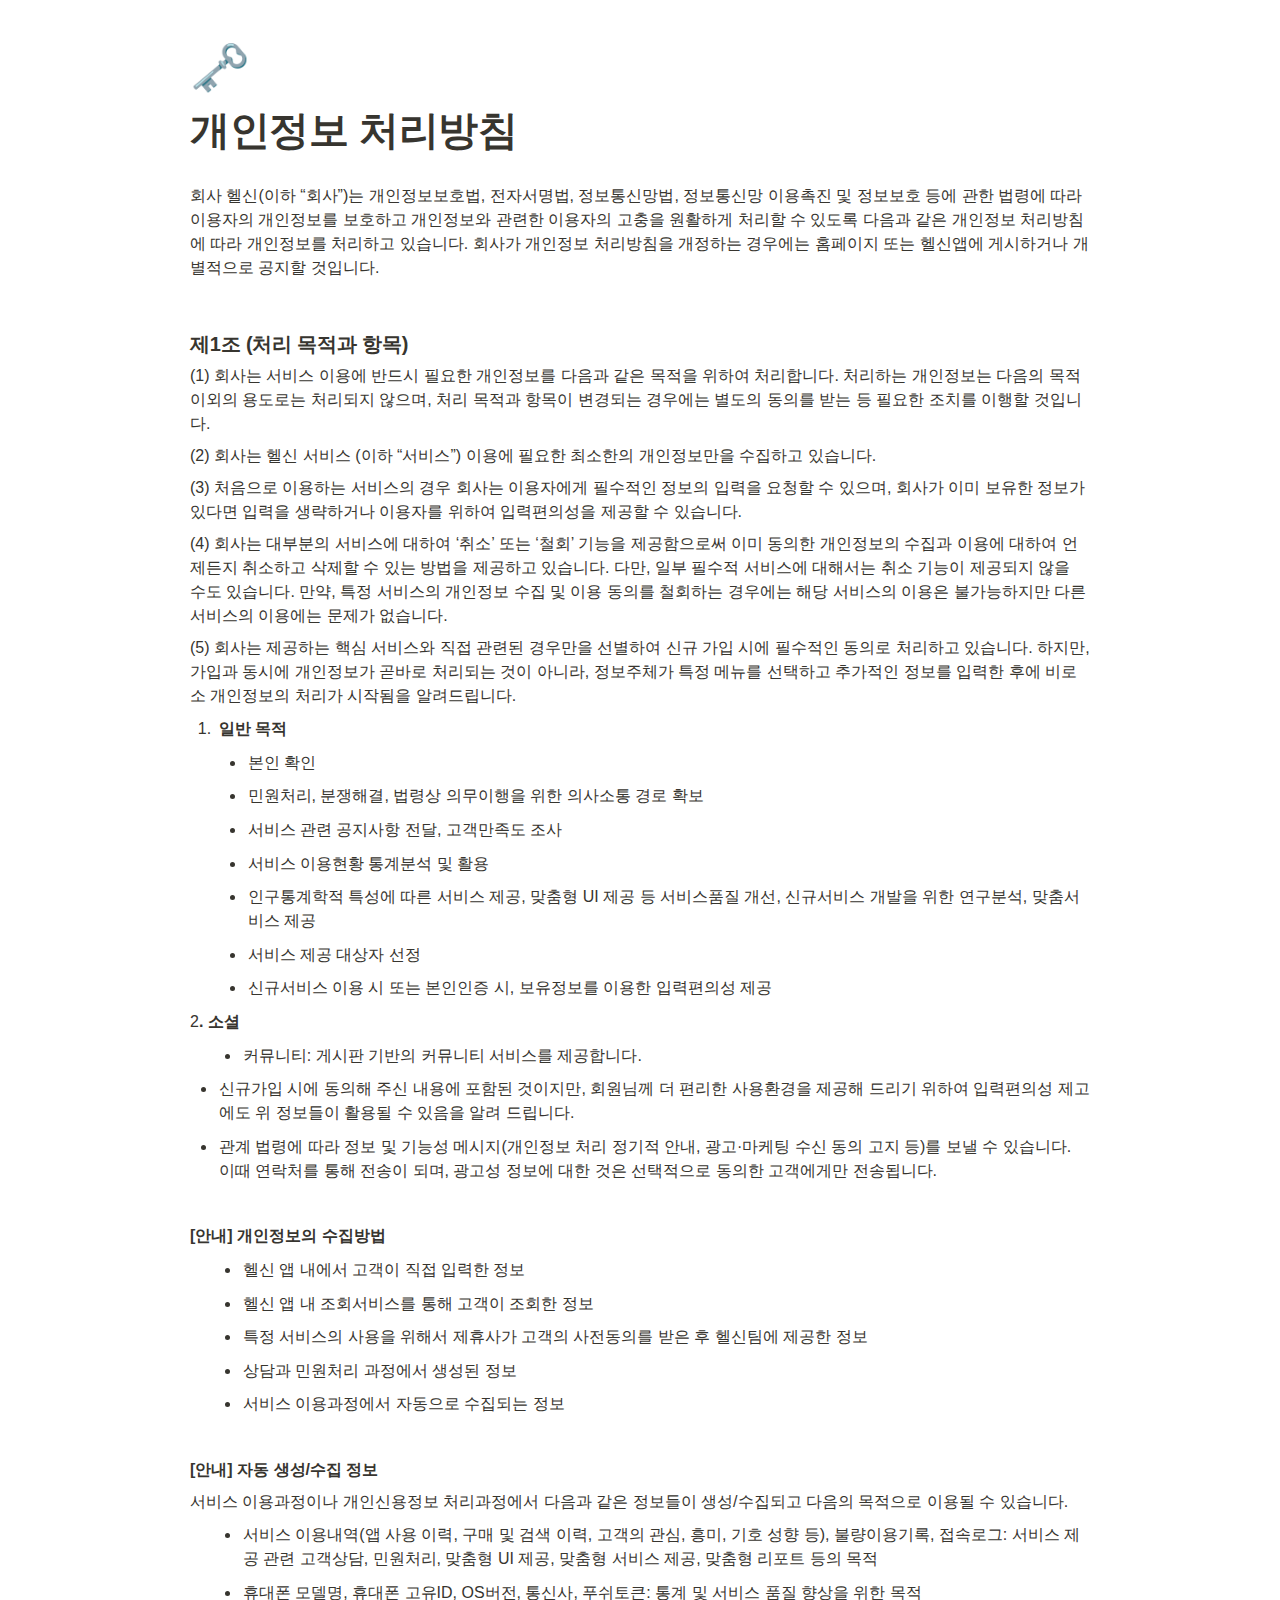
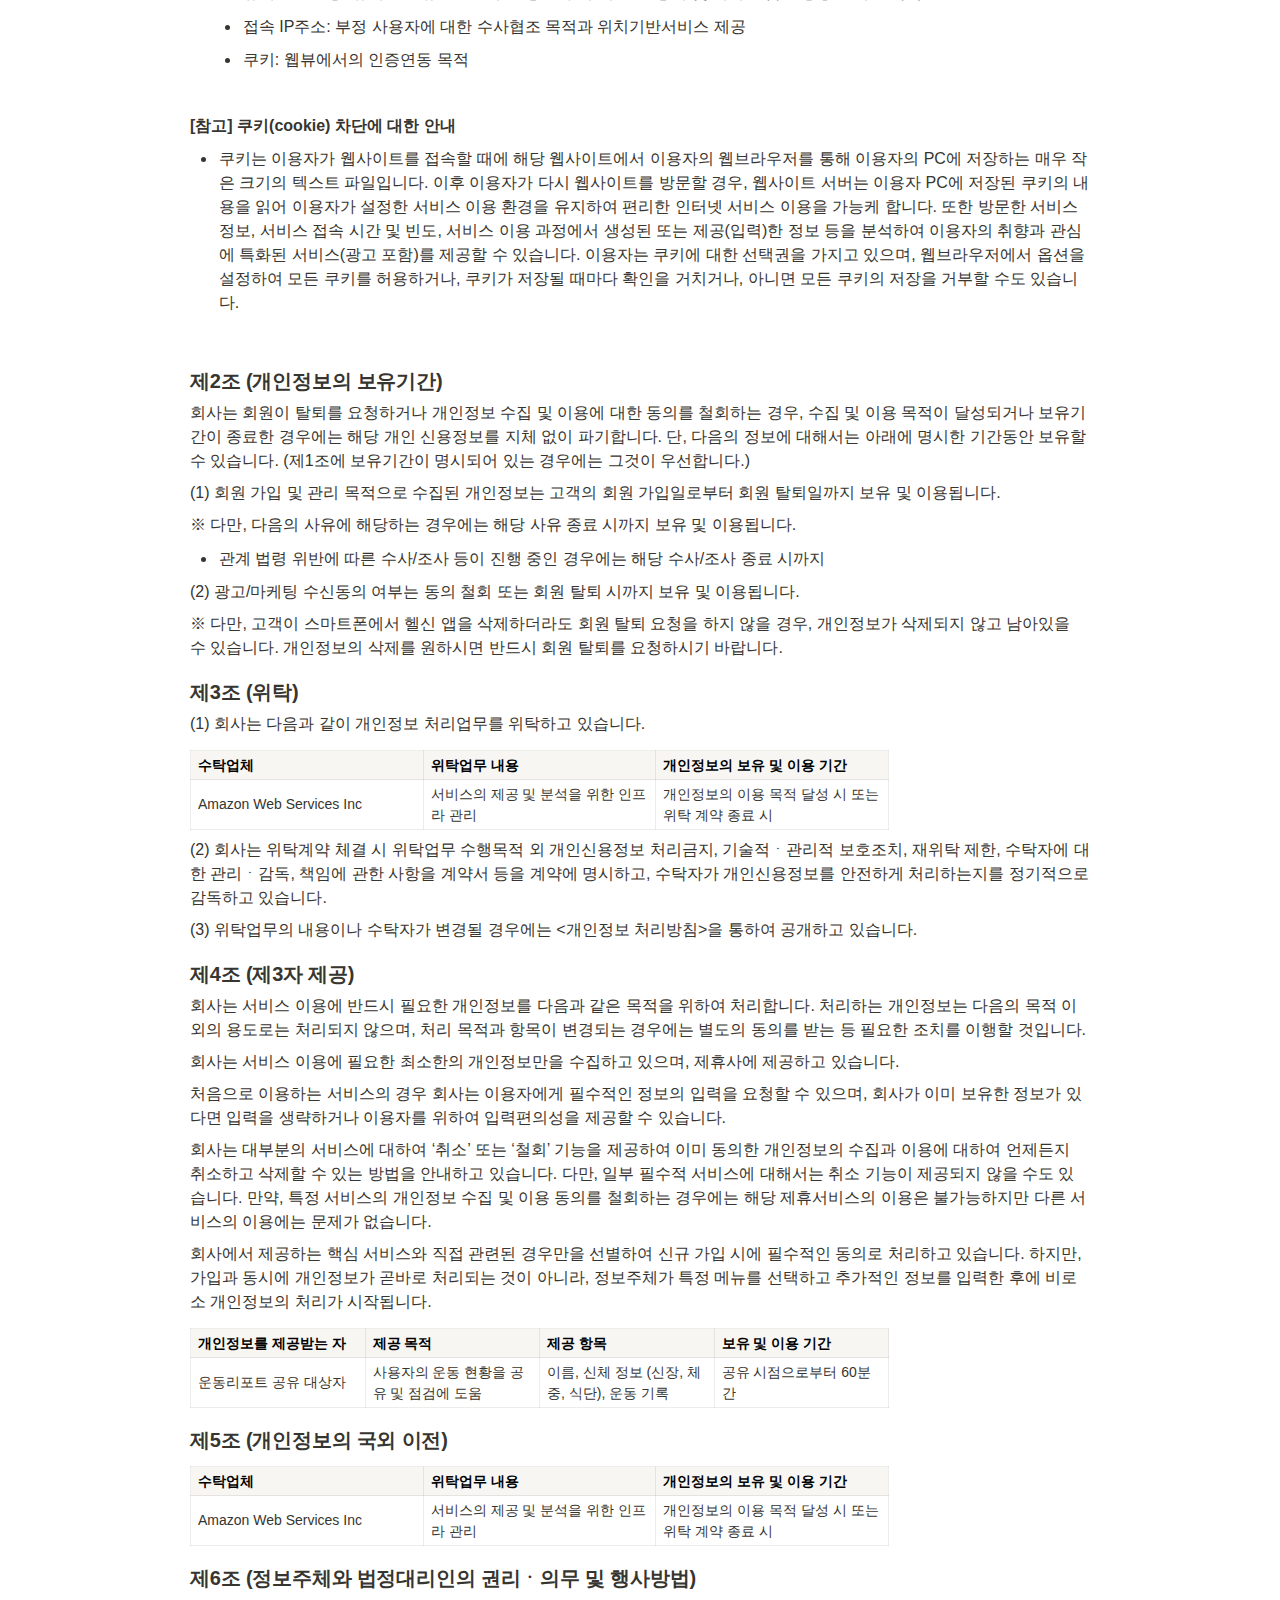
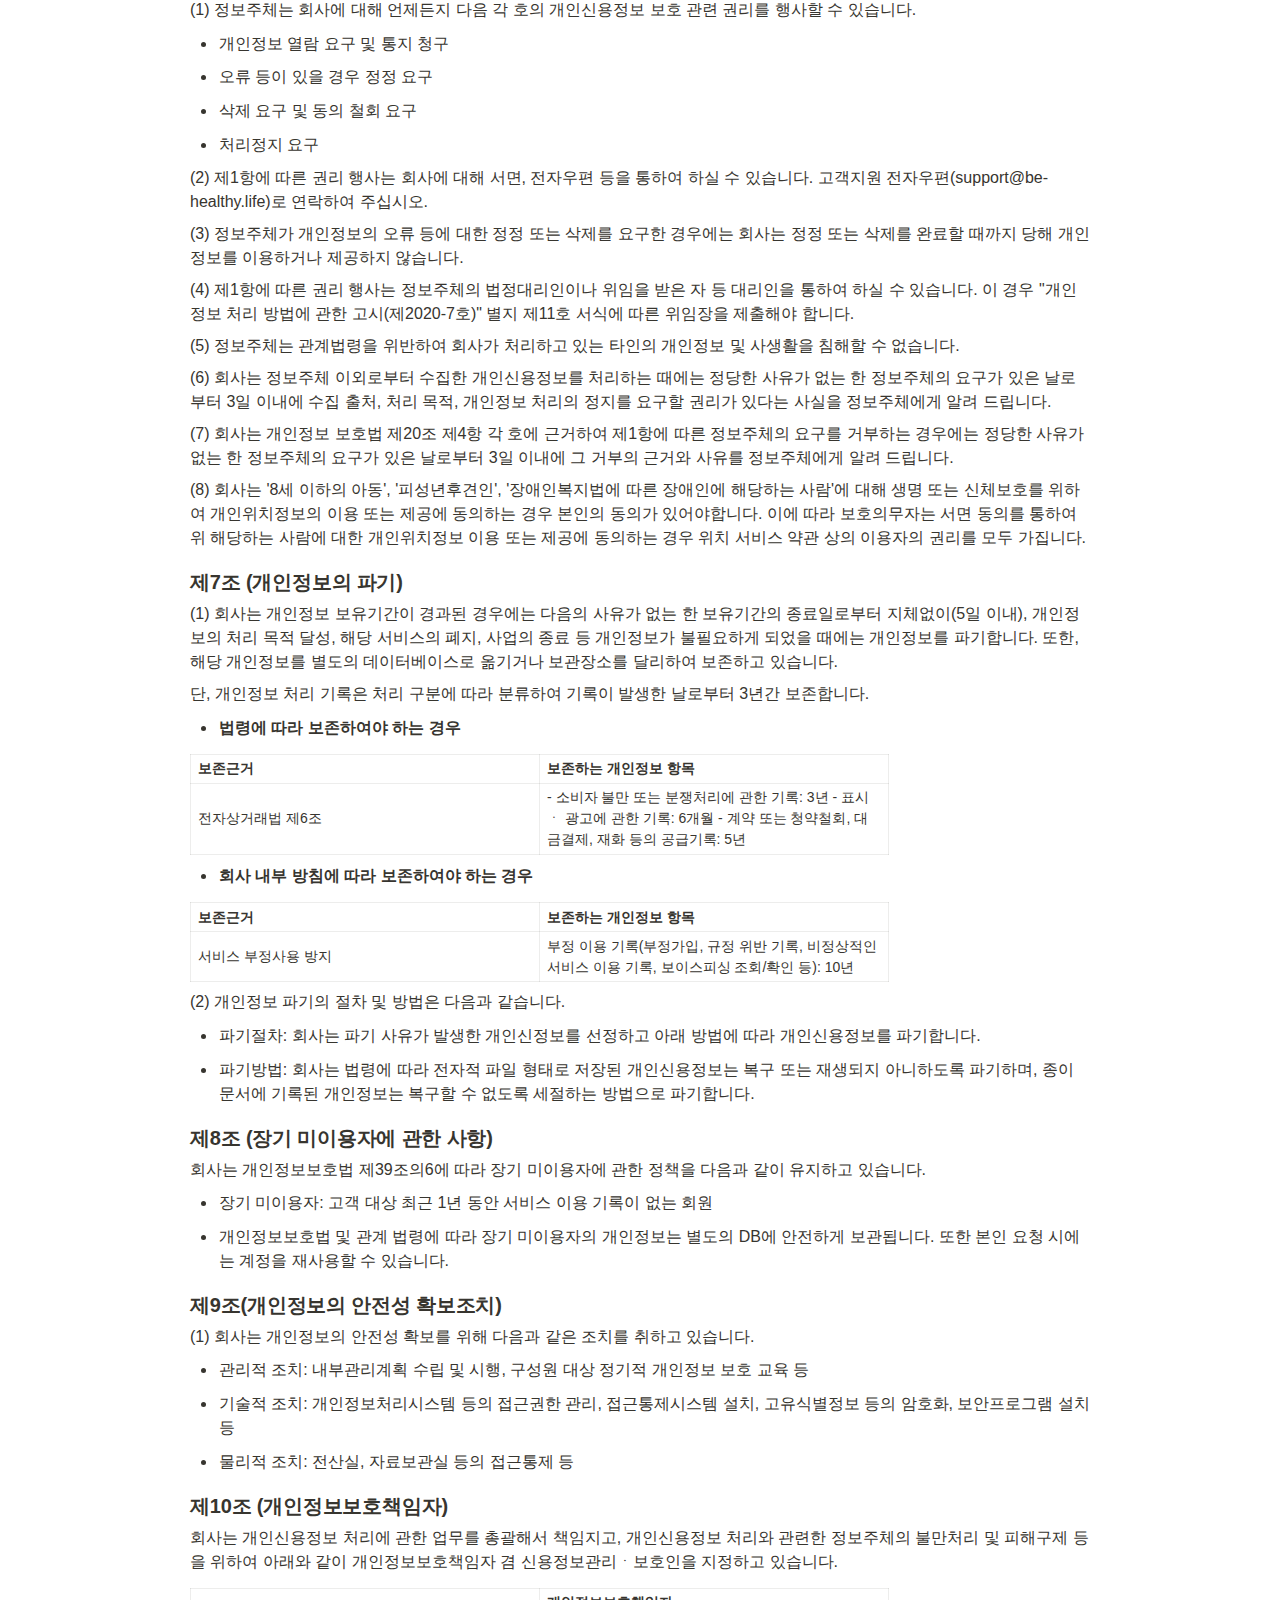
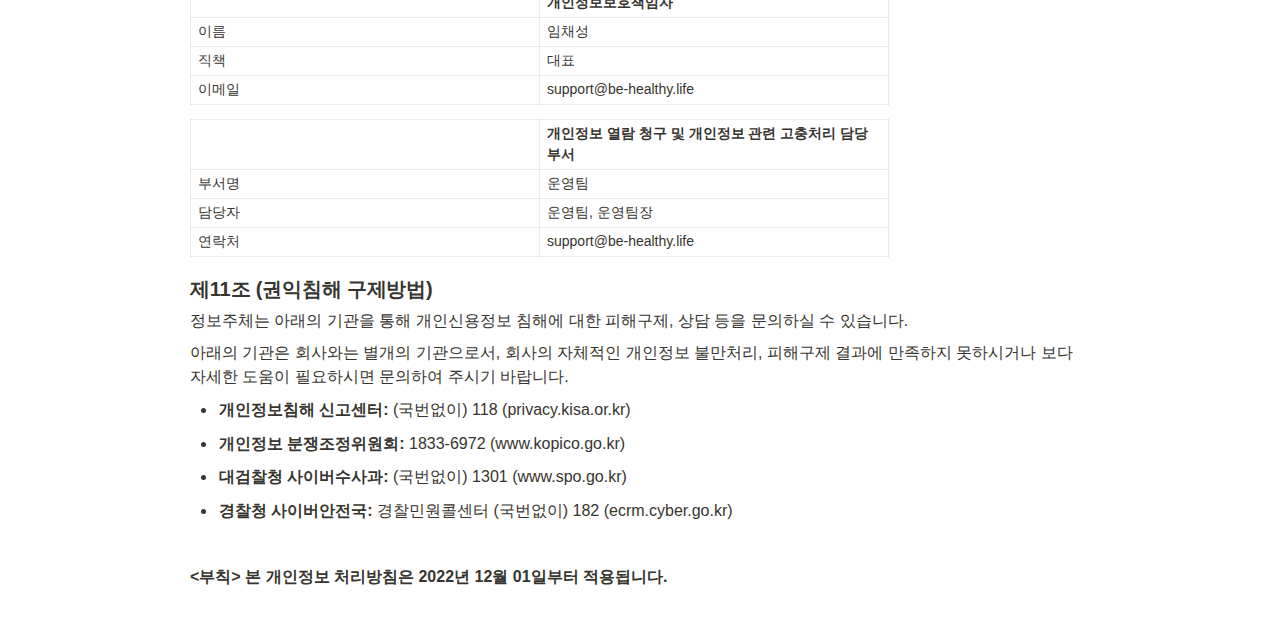
<file: 개인정보 처리방침 8c5eb6942dc14a4abbe998ec1bfa9ec0.html>
<html><head><meta http-equiv="Content-Type" content="text/html; charset=utf-8"/><title>개인정보 처리방침</title><style>
/* cspell:disable-file */
/* webkit printing magic: print all background colors */
html {
	-webkit-print-color-adjust: exact;
}
* {
	box-sizing: border-box;
	-webkit-print-color-adjust: exact;
}

html,
body {
	margin: 0;
	padding: 0;
}
@media only screen {
	body {
		margin: 2em auto;
		max-width: 900px;
		color: rgb(55, 53, 47);
	}
}

body {
	line-height: 1.5;
	white-space: pre-wrap;
}

a,
a.visited {
	color: inherit;
	text-decoration: underline;
}

.pdf-relative-link-path {
	font-size: 80%;
	color: #444;
}

h1,
h2,
h3 {
	letter-spacing: -0.01em;
	line-height: 1.2;
	font-weight: 600;
	margin-bottom: 0;
}

.page-title {
	font-size: 2.5rem;
	font-weight: 700;
	margin-top: 0;
	margin-bottom: 0.75em;
}

h1 {
	font-size: 1.875rem;
	margin-top: 1.875rem;
}

h2 {
	font-size: 1.5rem;
	margin-top: 1.5rem;
}

h3 {
	font-size: 1.25rem;
	margin-top: 1.25rem;
}

.source {
	border: 1px solid #ddd;
	border-radius: 3px;
	padding: 1.5em;
	word-break: break-all;
}

.callout {
	border-radius: 3px;
	padding: 1rem;
}

figure {
	margin: 1.25em 0;
	page-break-inside: avoid;
}

figcaption {
	opacity: 0.5;
	font-size: 85%;
	margin-top: 0.5em;
}

mark {
	background-color: transparent;
}

.indented {
	padding-left: 1.5em;
}

hr {
	background: transparent;
	display: block;
	width: 100%;
	height: 1px;
	visibility: visible;
	border: none;
	border-bottom: 1px solid rgba(55, 53, 47, 0.09);
}

img {
	max-width: 100%;
}

@media only print {
	img {
		max-height: 100vh;
		object-fit: contain;
	}
}

@page {
	margin: 1in;
}

.collection-content {
	font-size: 0.875rem;
}

.column-list {
	display: flex;
	justify-content: space-between;
}

.column {
	padding: 0 1em;
}

.column:first-child {
	padding-left: 0;
}

.column:last-child {
	padding-right: 0;
}

.table_of_contents-item {
	display: block;
	font-size: 0.875rem;
	line-height: 1.3;
	padding: 0.125rem;
}

.table_of_contents-indent-1 {
	margin-left: 1.5rem;
}

.table_of_contents-indent-2 {
	margin-left: 3rem;
}

.table_of_contents-indent-3 {
	margin-left: 4.5rem;
}

.table_of_contents-link {
	text-decoration: none;
	opacity: 0.7;
	border-bottom: 1px solid rgba(55, 53, 47, 0.18);
}

table,
th,
td {
	border: 1px solid rgba(55, 53, 47, 0.09);
	border-collapse: collapse;
}

table {
	border-left: none;
	border-right: none;
}

th,
td {
	font-weight: normal;
	padding: 0.25em 0.5em;
	line-height: 1.5;
	min-height: 1.5em;
	text-align: left;
}

th {
	color: rgba(55, 53, 47, 0.6);
}

ol,
ul {
	margin: 0;
	margin-block-start: 0.6em;
	margin-block-end: 0.6em;
}

li > ol:first-child,
li > ul:first-child {
	margin-block-start: 0.6em;
}

ul > li {
	list-style: disc;
}

ul.to-do-list {
	text-indent: -1.7em;
}

ul.to-do-list > li {
	list-style: none;
}

.to-do-children-checked {
	text-decoration: line-through;
	opacity: 0.375;
}

ul.toggle > li {
	list-style: none;
}

ul {
	padding-inline-start: 1.7em;
}

ul > li {
	padding-left: 0.1em;
}

ol {
	padding-inline-start: 1.6em;
}

ol > li {
	padding-left: 0.2em;
}

.mono ol {
	padding-inline-start: 2em;
}

.mono ol > li {
	text-indent: -0.4em;
}

.toggle {
	padding-inline-start: 0em;
	list-style-type: none;
}

/* Indent toggle children */
.toggle > li > details {
	padding-left: 1.7em;
}

.toggle > li > details > summary {
	margin-left: -1.1em;
}

.selected-value {
	display: inline-block;
	padding: 0 0.5em;
	background: rgba(206, 205, 202, 0.5);
	border-radius: 3px;
	margin-right: 0.5em;
	margin-top: 0.3em;
	margin-bottom: 0.3em;
	white-space: nowrap;
}

.collection-title {
	display: inline-block;
	margin-right: 1em;
}

.simple-table {
	margin-top: 1em;
	font-size: 0.875rem;
	empty-cells: show;
}
.simple-table td {
	height: 29px;
	min-width: 120px;
}

.simple-table th {
	height: 29px;
	min-width: 120px;
}

.simple-table-header-color {
	background: rgb(247, 246, 243);
	color: black;
}
.simple-table-header {
	font-weight: 500;
}

time {
	opacity: 0.5;
}

.icon {
	display: inline-block;
	max-width: 1.2em;
	max-height: 1.2em;
	text-decoration: none;
	vertical-align: text-bottom;
	margin-right: 0.5em;
}

img.icon {
	border-radius: 3px;
}

.user-icon {
	width: 1.5em;
	height: 1.5em;
	border-radius: 100%;
	margin-right: 0.5rem;
}

.user-icon-inner {
	font-size: 0.8em;
}

.text-icon {
	border: 1px solid #000;
	text-align: center;
}

.page-cover-image {
	display: block;
	object-fit: cover;
	width: 100%;
	max-height: 30vh;
}

.page-header-icon {
	font-size: 3rem;
	margin-bottom: 1rem;
}

.page-header-icon-with-cover {
	margin-top: -0.72em;
	margin-left: 0.07em;
}

.page-header-icon img {
	border-radius: 3px;
}

.link-to-page {
	margin: 1em 0;
	padding: 0;
	border: none;
	font-weight: 500;
}

p > .user {
	opacity: 0.5;
}

td > .user,
td > time {
	white-space: nowrap;
}

input[type="checkbox"] {
	transform: scale(1.5);
	margin-right: 0.6em;
	vertical-align: middle;
}

p {
	margin-top: 0.5em;
	margin-bottom: 0.5em;
}

.image {
	border: none;
	margin: 1.5em 0;
	padding: 0;
	border-radius: 0;
	text-align: center;
}

.code,
code {
	background: rgba(135, 131, 120, 0.15);
	border-radius: 3px;
	padding: 0.2em 0.4em;
	border-radius: 3px;
	font-size: 85%;
	tab-size: 2;
}

code {
	color: #eb5757;
}

.code {
	padding: 1.5em 1em;
}

.code-wrap {
	white-space: pre-wrap;
	word-break: break-all;
}

.code > code {
	background: none;
	padding: 0;
	font-size: 100%;
	color: inherit;
}

blockquote {
	font-size: 1.25em;
	margin: 1em 0;
	padding-left: 1em;
	border-left: 3px solid rgb(55, 53, 47);
}

.bookmark {
	text-decoration: none;
	max-height: 8em;
	padding: 0;
	display: flex;
	width: 100%;
	align-items: stretch;
}

.bookmark-title {
	font-size: 0.85em;
	overflow: hidden;
	text-overflow: ellipsis;
	height: 1.75em;
	white-space: nowrap;
}

.bookmark-text {
	display: flex;
	flex-direction: column;
}

.bookmark-info {
	flex: 4 1 180px;
	padding: 12px 14px 14px;
	display: flex;
	flex-direction: column;
	justify-content: space-between;
}

.bookmark-image {
	width: 33%;
	flex: 1 1 180px;
	display: block;
	position: relative;
	object-fit: cover;
	border-radius: 1px;
}

.bookmark-description {
	color: rgba(55, 53, 47, 0.6);
	font-size: 0.75em;
	overflow: hidden;
	max-height: 4.5em;
	word-break: break-word;
}

.bookmark-href {
	font-size: 0.75em;
	margin-top: 0.25em;
}

.sans { font-family: ui-sans-serif, -apple-system, BlinkMacSystemFont, "Segoe UI", Helvetica, "Apple Color Emoji", Arial, sans-serif, "Segoe UI Emoji", "Segoe UI Symbol"; }
.code { font-family: "SFMono-Regular", Menlo, Consolas, "PT Mono", "Liberation Mono", Courier, monospace; }
.serif { font-family: Lyon-Text, Georgia, ui-serif, serif; }
.mono { font-family: iawriter-mono, Nitti, Menlo, Courier, monospace; }
.pdf .sans { font-family: Inter, ui-sans-serif, -apple-system, BlinkMacSystemFont, "Segoe UI", Helvetica, "Apple Color Emoji", Arial, sans-serif, "Segoe UI Emoji", "Segoe UI Symbol", 'Twemoji', 'Noto Color Emoji', 'Noto Sans CJK JP'; }
.pdf:lang(zh-CN) .sans { font-family: Inter, ui-sans-serif, -apple-system, BlinkMacSystemFont, "Segoe UI", Helvetica, "Apple Color Emoji", Arial, sans-serif, "Segoe UI Emoji", "Segoe UI Symbol", 'Twemoji', 'Noto Color Emoji', 'Noto Sans CJK SC'; }
.pdf:lang(zh-TW) .sans { font-family: Inter, ui-sans-serif, -apple-system, BlinkMacSystemFont, "Segoe UI", Helvetica, "Apple Color Emoji", Arial, sans-serif, "Segoe UI Emoji", "Segoe UI Symbol", 'Twemoji', 'Noto Color Emoji', 'Noto Sans CJK TC'; }
.pdf:lang(ko-KR) .sans { font-family: Inter, ui-sans-serif, -apple-system, BlinkMacSystemFont, "Segoe UI", Helvetica, "Apple Color Emoji", Arial, sans-serif, "Segoe UI Emoji", "Segoe UI Symbol", 'Twemoji', 'Noto Color Emoji', 'Noto Sans CJK KR'; }
.pdf .code { font-family: Source Code Pro, "SFMono-Regular", Menlo, Consolas, "PT Mono", "Liberation Mono", Courier, monospace, 'Twemoji', 'Noto Color Emoji', 'Noto Sans Mono CJK JP'; }
.pdf:lang(zh-CN) .code { font-family: Source Code Pro, "SFMono-Regular", Menlo, Consolas, "PT Mono", "Liberation Mono", Courier, monospace, 'Twemoji', 'Noto Color Emoji', 'Noto Sans Mono CJK SC'; }
.pdf:lang(zh-TW) .code { font-family: Source Code Pro, "SFMono-Regular", Menlo, Consolas, "PT Mono", "Liberation Mono", Courier, monospace, 'Twemoji', 'Noto Color Emoji', 'Noto Sans Mono CJK TC'; }
.pdf:lang(ko-KR) .code { font-family: Source Code Pro, "SFMono-Regular", Menlo, Consolas, "PT Mono", "Liberation Mono", Courier, monospace, 'Twemoji', 'Noto Color Emoji', 'Noto Sans Mono CJK KR'; }
.pdf .serif { font-family: PT Serif, Lyon-Text, Georgia, ui-serif, serif, 'Twemoji', 'Noto Color Emoji', 'Noto Serif CJK JP'; }
.pdf:lang(zh-CN) .serif { font-family: PT Serif, Lyon-Text, Georgia, ui-serif, serif, 'Twemoji', 'Noto Color Emoji', 'Noto Serif CJK SC'; }
.pdf:lang(zh-TW) .serif { font-family: PT Serif, Lyon-Text, Georgia, ui-serif, serif, 'Twemoji', 'Noto Color Emoji', 'Noto Serif CJK TC'; }
.pdf:lang(ko-KR) .serif { font-family: PT Serif, Lyon-Text, Georgia, ui-serif, serif, 'Twemoji', 'Noto Color Emoji', 'Noto Serif CJK KR'; }
.pdf .mono { font-family: PT Mono, iawriter-mono, Nitti, Menlo, Courier, monospace, 'Twemoji', 'Noto Color Emoji', 'Noto Sans Mono CJK JP'; }
.pdf:lang(zh-CN) .mono { font-family: PT Mono, iawriter-mono, Nitti, Menlo, Courier, monospace, 'Twemoji', 'Noto Color Emoji', 'Noto Sans Mono CJK SC'; }
.pdf:lang(zh-TW) .mono { font-family: PT Mono, iawriter-mono, Nitti, Menlo, Courier, monospace, 'Twemoji', 'Noto Color Emoji', 'Noto Sans Mono CJK TC'; }
.pdf:lang(ko-KR) .mono { font-family: PT Mono, iawriter-mono, Nitti, Menlo, Courier, monospace, 'Twemoji', 'Noto Color Emoji', 'Noto Sans Mono CJK KR'; }
.highlight-default {
	color: rgba(55, 53, 47, 1);
}
.highlight-gray {
	color: rgba(120, 119, 116, 1);
	fill: rgba(120, 119, 116, 1);
}
.highlight-brown {
	color: rgba(159, 107, 83, 1);
	fill: rgba(159, 107, 83, 1);
}
.highlight-orange {
	color: rgba(217, 115, 13, 1);
	fill: rgba(217, 115, 13, 1);
}
.highlight-yellow {
	color: rgba(203, 145, 47, 1);
	fill: rgba(203, 145, 47, 1);
}
.highlight-teal {
	color: rgba(68, 131, 97, 1);
	fill: rgba(68, 131, 97, 1);
}
.highlight-blue {
	color: rgba(51, 126, 169, 1);
	fill: rgba(51, 126, 169, 1);
}
.highlight-purple {
	color: rgba(144, 101, 176, 1);
	fill: rgba(144, 101, 176, 1);
}
.highlight-pink {
	color: rgba(193, 76, 138, 1);
	fill: rgba(193, 76, 138, 1);
}
.highlight-red {
	color: rgba(212, 76, 71, 1);
	fill: rgba(212, 76, 71, 1);
}
.highlight-gray_background {
	background: rgba(241, 241, 239, 1);
}
.highlight-brown_background {
	background: rgba(244, 238, 238, 1);
}
.highlight-orange_background {
	background: rgba(251, 236, 221, 1);
}
.highlight-yellow_background {
	background: rgba(251, 243, 219, 1);
}
.highlight-teal_background {
	background: rgba(237, 243, 236, 1);
}
.highlight-blue_background {
	background: rgba(231, 243, 248, 1);
}
.highlight-purple_background {
	background: rgba(244, 240, 247, 0.8);
}
.highlight-pink_background {
	background: rgba(249, 238, 243, 0.8);
}
.highlight-red_background {
	background: rgba(253, 235, 236, 1);
}
.block-color-default {
	color: inherit;
	fill: inherit;
}
.block-color-gray {
	color: rgba(120, 119, 116, 1);
	fill: rgba(120, 119, 116, 1);
}
.block-color-brown {
	color: rgba(159, 107, 83, 1);
	fill: rgba(159, 107, 83, 1);
}
.block-color-orange {
	color: rgba(217, 115, 13, 1);
	fill: rgba(217, 115, 13, 1);
}
.block-color-yellow {
	color: rgba(203, 145, 47, 1);
	fill: rgba(203, 145, 47, 1);
}
.block-color-teal {
	color: rgba(68, 131, 97, 1);
	fill: rgba(68, 131, 97, 1);
}
.block-color-blue {
	color: rgba(51, 126, 169, 1);
	fill: rgba(51, 126, 169, 1);
}
.block-color-purple {
	color: rgba(144, 101, 176, 1);
	fill: rgba(144, 101, 176, 1);
}
.block-color-pink {
	color: rgba(193, 76, 138, 1);
	fill: rgba(193, 76, 138, 1);
}
.block-color-red {
	color: rgba(212, 76, 71, 1);
	fill: rgba(212, 76, 71, 1);
}
.block-color-gray_background {
	background: rgba(241, 241, 239, 1);
}
.block-color-brown_background {
	background: rgba(244, 238, 238, 1);
}
.block-color-orange_background {
	background: rgba(251, 236, 221, 1);
}
.block-color-yellow_background {
	background: rgba(251, 243, 219, 1);
}
.block-color-teal_background {
	background: rgba(237, 243, 236, 1);
}
.block-color-blue_background {
	background: rgba(231, 243, 248, 1);
}
.block-color-purple_background {
	background: rgba(244, 240, 247, 0.8);
}
.block-color-pink_background {
	background: rgba(249, 238, 243, 0.8);
}
.block-color-red_background {
	background: rgba(253, 235, 236, 1);
}
.select-value-color-pink { background-color: rgba(245, 224, 233, 1); }
.select-value-color-purple { background-color: rgba(232, 222, 238, 1); }
.select-value-color-green { background-color: rgba(219, 237, 219, 1); }
.select-value-color-gray { background-color: rgba(227, 226, 224, 1); }
.select-value-color-opaquegray { background-color: rgba(255, 255, 255, 0.0375); }
.select-value-color-orange { background-color: rgba(250, 222, 201, 1); }
.select-value-color-brown { background-color: rgba(238, 224, 218, 1); }
.select-value-color-red { background-color: rgba(255, 226, 221, 1); }
.select-value-color-yellow { background-color: rgba(253, 236, 200, 1); }
.select-value-color-blue { background-color: rgba(211, 229, 239, 1); }

.checkbox {
	display: inline-flex;
	vertical-align: text-bottom;
	width: 16;
	height: 16;
	background-size: 16px;
	margin-left: 2px;
	margin-right: 5px;
}

.checkbox-on {
	background-image: url("data:image/svg+xml;charset=UTF-8,%3Csvg%20width%3D%2216%22%20height%3D%2216%22%20viewBox%3D%220%200%2016%2016%22%20fill%3D%22none%22%20xmlns%3D%22http%3A%2F%2Fwww.w3.org%2F2000%2Fsvg%22%3E%0A%3Crect%20width%3D%2216%22%20height%3D%2216%22%20fill%3D%22%2358A9D7%22%2F%3E%0A%3Cpath%20d%3D%22M6.71429%2012.2852L14%204.9995L12.7143%203.71436L6.71429%209.71378L3.28571%206.2831L2%207.57092L6.71429%2012.2852Z%22%20fill%3D%22white%22%2F%3E%0A%3C%2Fsvg%3E");
}

.checkbox-off {
	background-image: url("data:image/svg+xml;charset=UTF-8,%3Csvg%20width%3D%2216%22%20height%3D%2216%22%20viewBox%3D%220%200%2016%2016%22%20fill%3D%22none%22%20xmlns%3D%22http%3A%2F%2Fwww.w3.org%2F2000%2Fsvg%22%3E%0A%3Crect%20x%3D%220.75%22%20y%3D%220.75%22%20width%3D%2214.5%22%20height%3D%2214.5%22%20fill%3D%22white%22%20stroke%3D%22%2336352F%22%20stroke-width%3D%221.5%22%2F%3E%0A%3C%2Fsvg%3E");
}
	
</style></head><body><article id="8c5eb694-2dc1-4a4a-bbe9-98ec1bfa9ec0" class="page sans"><header><div class="page-header-icon undefined"><span class="icon">🗝️</span></div><h1 class="page-title">개인정보 처리방침</h1></header><div class="page-body"><p id="7bf342b3-d7cb-4db4-aee7-bef0ccdbf966" class="">회사 헬신(이하 “회사”)는 개인정보보호법, 전자서명법, 정보통신망법, 정보통신망 이용촉진 및 정보보호 등에 관한 법령에 따라 이용자의 개인정보를 보호하고 개인정보와 관련한 이용자의 고충을 원활하게 처리할 수 있도록 다음과 같은 개인정보 처리방침에 따라 개인정보를 처리하고 있습니다. 회사가 개인정보 처리방침을 개정하는 경우에는 홈페이지 또는 헬신앱에 게시하거나 개별적으로 공지할 것입니다.</p><p id="51e4f6e5-8816-4f0b-8942-a74f600a6f71" class="">
</p><h3 id="a38ed1c4-2836-4eef-b7df-19e7f2e72a01" class=""><strong>제1조 (처리 목적과 항목)</strong></h3><p id="3789d588-4d07-4324-84d2-2413d87ed5eb" class="">(1) 회사는 서비스 이용에 반드시 필요한 개인정보를 다음과 같은 목적을 위하여 처리합니다. 처리하는 개인정보는 다음의 목적 이외의 용도로는 처리되지 않으며, 처리 목적과 항목이 변경되는 경우에는 별도의 동의를 받는 등 필요한 조치를 이행할 것입니다.</p><p id="6a7d296c-a7b6-46d4-a49f-58026873ce78" class="">(2) 회사는 헬신 서비스 (이하 “서비스”) 이용에 필요한 최소한의 개인정보만을 수집하고 있습니다.</p><p id="5d192928-c763-4b4e-b028-f6b363191e9f" class="">(3) 처음으로 이용하는 서비스의 경우 회사는 이용자에게 필수적인 정보의 입력을 요청할 수 있으며, 회사가 이미 보유한 정보가 있다면 입력을 생략하거나 이용자를 위하여 입력편의성을 제공할 수 있습니다.</p><p id="19554a8f-3b7f-46fc-9b8b-67b00a8575a7" class="">(4) 회사는 대부분의 서비스에 대하여 ‘취소’ 또는 ‘철회’ 기능을 제공함으로써 이미 동의한 개인정보의 수집과 이용에 대하여 언제든지 취소하고 삭제할 수 있는 방법을 제공하고 있습니다. 다만, 일부 필수적 서비스에 대해서는 취소 기능이 제공되지 않을 수도 있습니다. 만약, 특정 서비스의 개인정보 수집 및 이용 동의를 철회하는 경우에는 해당 서비스의 이용은 불가능하지만 다른 서비스의 이용에는 문제가 없습니다.</p><p id="833a31dd-3b23-4d08-baaa-b588b201b90a" class="">(5) 회사는 제공하는 핵심 서비스와 직접 관련된 경우만을 선별하여 신규 가입 시에 필수적인 동의로 처리하고 있습니다. 하지만, 가입과 동시에 개인정보가 곧바로 처리되는 것이 아니라, 정보주체가 특정 메뉴를 선택하고 추가적인 정보를 입력한 후에 비로소 개인정보의 처리가 시작됨을 알려드립니다.</p><ol type="1" id="43d59908-b285-43ce-a525-1197b0a9bbf5" class="numbered-list" start="1"><li><strong>일반 목적</strong><ul id="51511273-3973-49a7-922d-4476093e2b0e" class="bulleted-list"><li style="list-style-type:disc">본인 확인</li></ul><ul id="313e3f6b-9426-4329-a21c-d3bd2410b9ee" class="bulleted-list"><li style="list-style-type:disc">민원처리, 분쟁해결, 법령상 의무이행을 위한 의사소통 경로 확보</li></ul><ul id="b01eed2d-9ac2-42f6-bd76-4413fa56ea88" class="bulleted-list"><li style="list-style-type:disc">서비스 관련 공지사항 전달, 고객만족도 조사</li></ul><ul id="9565774a-a0ad-4a6f-a53b-b2cc16d918ed" class="bulleted-list"><li style="list-style-type:disc">서비스 이용현황 통계분석 및 활용</li></ul><ul id="fd58ec47-9fb7-4fa3-b23f-476ef06c2528" class="bulleted-list"><li style="list-style-type:disc">인구통계학적 특성에 따른 서비스 제공, 맞춤형 UI 제공 등 서비스품질 개선, 신규서비스 개발을 위한 연구분석, 맞춤서비스 제공</li></ul><ul id="1254d498-b068-4b82-9b55-b535a8eb437f" class="bulleted-list"><li style="list-style-type:disc">서비스 제공 대상자 선정</li></ul><ul id="a7aeac95-d662-4e83-9395-9bede68b4ec7" class="bulleted-list"><li style="list-style-type:disc">신규서비스 이용 시 또는 본인인증 시, 보유정보를 이용한 입력편의성 제공</li></ul></li></ol><p id="4cdbb4bc-569a-413d-984b-355e94e45774" class="">2<strong>. 소셜</strong><div class="indented"><ul id="3807cf64-bf96-4870-9436-ba8644d6da37" class="bulleted-list"><li style="list-style-type:disc">커뮤니티: 게시판 기반의 커뮤니티 서비스를 제공합니다.</li></ul></div></p><ul id="def4fc0c-d536-4add-9110-7c6fe75cb5cc" class="bulleted-list"><li style="list-style-type:disc">신규가입 시에 동의해 주신 내용에 포함된 것이지만, 회원님께 더 편리한 사용환경을 제공해 드리기 위하여 입력편의성 제고에도 위 정보들이 활용될 수 있음을 알려 드립니다.</li></ul><ul id="9e13a4d6-88f0-4eaa-9e55-a3a55f0d4832" class="bulleted-list"><li style="list-style-type:disc">관계 법령에 따라 정보 및 기능성 메시지(개인정보 처리 정기적 안내, 광고·마케팅 수신 동의 고지 등)를 보낼 수 있습니다. 이때 연락처를 통해 전송이 되며, 광고성 정보에 대한 것은 선택적으로 동의한 고객에게만 전송됩니다.</li></ul><p id="194f0dc9-c331-4741-b4db-cb67e2720d32" class="">
</p><p id="c8601dbe-aaab-43c5-a448-9d6cf1aa371f" class=""><strong>[안내] 개인정보의 수집방법</strong><div class="indented"><ul id="e958ac38-a81c-4614-a93b-d1b2cb4aa169" class="bulleted-list"><li style="list-style-type:disc">헬신 앱 내에서 고객이 직접 입력한 정보</li></ul><ul id="5571147c-5933-4c54-82e4-f0ec9117c849" class="bulleted-list"><li style="list-style-type:disc">헬신 앱 내 조회서비스를 통해 고객이 조회한 정보</li></ul><ul id="c0fe9399-17a0-4f35-91b5-270c224f0b3a" class="bulleted-list"><li style="list-style-type:disc">특정 서비스의 사용을 위해서 제휴사가 고객의 사전동의를 받은 후 헬신팀에 제공한 정보</li></ul><ul id="12bc6ef5-7aab-403c-94a6-cd6235511ccd" class="bulleted-list"><li style="list-style-type:disc">상담과 민원처리 과정에서 생성된 정보</li></ul><ul id="16ae2663-cde9-4e5e-b5a6-32ddb25152b0" class="bulleted-list"><li style="list-style-type:disc">서비스 이용과정에서 자동으로 수집되는 정보</li></ul></div></p><p id="3e96b26b-1938-4f51-afae-e77bd3af8031" class="">
</p><p id="fb02abe4-ddbe-4daf-8c7c-2109987e8ec6" class=""><strong>[안내] 자동 생성/수집 정보</strong></p><p id="c66bd79b-8b39-4a40-9fec-e92abec02f1c" class="">서비스 이용과정이나 개인신용정보 처리과정에서 다음과 같은 정보들이 생성/수집되고 다음의 목적으로 이용될 수 있습니다.<div class="indented"><ul id="bcff190f-d80b-4ecd-975d-b376963288c4" class="bulleted-list"><li style="list-style-type:disc">서비스 이용내역(앱 사용 이력, 구매 및 검색 이력, 고객의 관심, 흥미, 기호 성향 등), 불량이용기록, 접속로그: 서비스 제공 관련 고객상담, 민원처리, 맞춤형 UI 제공, 맞춤형 서비스 제공, 맞춤형 리포트 등의 목적</li></ul><ul id="3c36a576-13aa-4db8-86c9-3c8d8997a682" class="bulleted-list"><li style="list-style-type:disc">휴대폰 모델명, 휴대폰 고유ID, OS버전, 통신사, 푸쉬토큰: 통계 및 서비스 품질 향상을 위한 목적</li></ul><ul id="6ebd4c44-c56f-489a-9e58-cb68dedbad3f" class="bulleted-list"><li style="list-style-type:disc">접속 IP주소: 부정 사용자에 대한 수사협조 목적과 위치기반서비스 제공</li></ul><ul id="e2197afa-029b-4d5b-ab74-3f3350a8da6b" class="bulleted-list"><li style="list-style-type:disc">쿠키: 웹뷰에서의 인증연동 목적</li></ul></div></p><p id="5c0a8d1d-b0b4-42d3-9099-a312b4a82ae6" class="">
</p><p id="13e64c3d-fe9c-4f91-843a-4798285f3fa8" class=""><strong>[참고] 쿠키(cookie) 차단에 대한 안내</strong></p><ul id="804bd412-7c24-4272-8243-8e00fcec8577" class="bulleted-list"><li style="list-style-type:disc">쿠키는 이용자가 웹사이트를 접속할 때에 해당 웹사이트에서 이용자의 웹브라우저를 통해 이용자의 PC에 저장하는 매우 작은 크기의 텍스트 파일입니다. 이후 이용자가 다시 웹사이트를 방문할 경우, 웹사이트 서버는 이용자 PC에 저장된 쿠키의 내용을 읽어 이용자가 설정한 서비스 이용 환경을 유지하여 편리한 인터넷 서비스 이용을 가능케 합니다. 또한 방문한 서비스 정보, 서비스 접속 시간 및 빈도, 서비스 이용 과정에서 생성된 또는 제공(입력)한 정보 등을 분석하여 이용자의 취향과 관심에 특화된 서비스(광고 포함)를 제공할 수 있습니다. 이용자는 쿠키에 대한 선택권을 가지고 있으며, 웹브라우저에서 옵션을 설정하여 모든 쿠키를 허용하거나, 쿠키가 저장될 때마다 확인을 거치거나, 아니면 모든 쿠키의 저장을 거부할 수도 있습니다.</li></ul><p id="f09475e1-8010-4df7-8b06-122484a47b64" class="">
</p><h3 id="dc7cdc4f-4de0-4e03-8327-62a0c3f627a0" class=""><strong>제2조 (개인정보의 보유기간)</strong></h3><p id="4b8c7997-2bce-45a2-9d9c-07ce27ce00a3" class="">회사는 회원이 탈퇴를 요청하거나 개인정보 수집 및 이용에 대한 동의를 철회하는 경우, 수집 및 이용 목적이 달성되거나 보유기간이 종료한 경우에는 해당 개인 신용정보를 지체 없이 파기합니다. 단, 다음의 정보에 대해서는 아래에 명시한 기간동안 보유할 수 있습니다. (제1조에 보유기간이 명시되어 있는 경우에는 그것이 우선합니다.)</p><p id="97c6f6e4-1a3e-4567-bc82-a52f3ee9cce8" class="">(1) 회원 가입 및 관리 목적으로 수집된 개인정보는 고객의 회원 가입일로부터 회원 탈퇴일까지 보유 및 이용됩니다.</p><p id="60e75408-6ab4-4e12-b2ae-6ccd766f6e85" class="">※ 다만, 다음의 사유에 해당하는 경우에는 해당 사유 종료 시까지 보유 및 이용됩니다.</p><ul id="1c62e618-9ff2-4349-a401-20de33d9a0e2" class="bulleted-list"><li style="list-style-type:disc">관계 법령 위반에 따른 수사/조사 등이 진행 중인 경우에는 해당 수사/조사 종료 시까지</li></ul><p id="00e29f4a-211d-4278-bb41-dab2f2302441" class="">(2) 광고/마케팅 수신동의 여부는 동의 철회 또는 회원 탈퇴 시까지 보유 및 이용됩니다.</p><p id="ca2448fb-ceb0-403a-b3fe-4c87fcdc1828" class="">※ 다만, 고객이 스마트폰에서 헬신 앱을 삭제하더라도 회원 탈퇴 요청을 하지 않을 경우, 개인정보가 삭제되지 않고 남아있을 수 있습니다. 개인정보의 삭제를 원하시면 반드시 회원 탈퇴를 요청하시기 바랍니다.</p><h3 id="12155108-67e1-46a7-b653-c2956b6641a0" class=""><strong>제3조 (위탁)</strong></h3><p id="270b35a6-d61f-4513-827f-a25876e6829d" class="">(1) 회사는 다음과 같이 개인정보 처리업무를 위탁하고 있습니다.</p><table id="d6b2baad-2c44-45b5-8a96-fa8eb5d5415f" class="simple-table"><thead class="simple-table-header"><tr id="287dbb20-618a-4f97-b811-2e0e363255d4"><th id="TC\y" class="simple-table-header-color simple-table-header" style="width:232.66666666666666px"><strong>수탁업체</strong></th><th id="IHyH" class="simple-table-header-color simple-table-header" style="width:232.66666666666666px"><strong>위탁업무 내용</strong></th><th id="r:PG" class="simple-table-header-color simple-table-header" style="width:232.66666666666666px"><strong>개인정보의 보유 및 이용 기간</strong></th></tr></thead><tbody><tr id="f7c7f986-b22e-4c94-b23e-9e0cd2f4ae04"><td id="TC\y" class="" style="width:232.66666666666666px">Amazon Web Services Inc</td><td id="IHyH" class="" style="width:232.66666666666666px">서비스의 제공 및 분석을 위한 인프라 관리</td><td id="r:PG" class="" style="width:232.66666666666666px">개인정보의 이용 목적 달성 시 또는 위탁 계약 종료 시</td></tr></tbody></table><p id="701df1fc-d119-45ed-885f-cd91861ffcc1" class="">(2) 회사는 위탁계약 체결 시 위탁업무 수행목적 외 개인신용정보 처리금지, 기술적ㆍ관리적 보호조치, 재위탁 제한, 수탁자에 대한 관리ㆍ감독, 책임에 관한 사항을 계약서 등을 계약에 명시하고, 수탁자가 개인신용정보를 안전하게 처리하는지를 정기적으로 감독하고 있습니다.</p><p id="0f597e62-0fb9-4ce2-a09a-021606a864d7" class="">(3) 위탁업무의 내용이나 수탁자가 변경될 경우에는 &lt;개인정보 처리방침&gt;을 통하여 공개하고 있습니다.</p><h3 id="bf9dc43c-b434-4708-b490-a8d6f93294c2" class=""><strong>제4조 (제3자 제공)</strong></h3><p id="2c3eb07d-29c7-45a6-a406-560dbb5780ea" class="">회사는 서비스 이용에 반드시 필요한 개인정보를 다음과 같은 목적을 위하여 처리합니다. 처리하는 개인정보는 다음의 목적 이외의 용도로는 처리되지 않으며, 처리 목적과 항목이 변경되는 경우에는 별도의 동의를 받는 등 필요한 조치를 이행할 것입니다.</p><p id="dcb869f8-f281-464a-8bb5-4748a8e0a26c" class="">회사는 서비스 이용에 필요한 최소한의 개인정보만을 수집하고 있으며, 제휴사에 제공하고 있습니다.</p><p id="682440e5-24a0-45e4-b21d-ecccea729e1f" class="">처음으로 이용하는 서비스의 경우 회사는 이용자에게 필수적인 정보의 입력을 요청할 수 있으며, 회사가 이미 보유한 정보가 있다면 입력을 생략하거나 이용자를 위하여 입력편의성을 제공할 수 있습니다.</p><p id="8b295c6f-aee8-4e0c-9ec3-0019ddd10aa7" class="">회사는 대부분의 서비스에 대하여 ‘취소’ 또는 ‘철회’ 기능을 제공하여 이미 동의한 개인정보의 수집과 이용에 대하여 언제든지 취소하고 삭제할 수 있는 방법을 안내하고 있습니다. 다만, 일부 필수적 서비스에 대해서는 취소 기능이 제공되지 않을 수도 있습니다. 만약, 특정 서비스의 개인정보 수집 및 이용 동의를 철회하는 경우에는 해당 제휴서비스의 이용은 불가능하지만 다른 서비스의 이용에는 문제가 없습니다.</p><p id="9bed053b-5373-464b-bf73-35f1812b1ff8" class="">회사에서 제공하는 핵심 서비스와 직접 관련된 경우만을 선별하여 신규 가입 시에 필수적인 동의로 처리하고 있습니다. 하지만, 가입과 동시에 개인정보가 곧바로 처리되는 것이 아니라, 정보주체가 특정 메뉴를 선택하고 추가적인 정보를 입력한 후에 비로소 개인정보의 처리가 시작됩니다.</p><table id="b17ec253-592a-44e0-aa43-3a6da2e240c3" class="simple-table"><thead class="simple-table-header"><tr id="ef9bc6fd-6da4-468a-9ec6-c77c14b5733f"><th id="K^I_" class="simple-table-header-color simple-table-header" style="width:174.5px"><strong>개인정보를 제공받는 자</strong></th><th id="=_^j" class="simple-table-header-color simple-table-header" style="width:174.5px"><strong>제공 목적</strong></th><th id="H_PP" class="simple-table-header-color simple-table-header" style="width:174.5px"><strong>제공 항목</strong></th><th id="KUNs" class="simple-table-header-color simple-table-header" style="width:174.5px"><strong>보유 및 이용 기간</strong></th></tr></thead><tbody><tr id="f12e1e56-ec14-46bc-b65b-8f5cfa13b6ba"><td id="K^I_" class="" style="width:174.5px">운동리포트 공유 대상자</td><td id="=_^j" class="" style="width:174.5px">사용자의 운동 현황을 공유 및 점검에 도움</td><td id="H_PP" class="" style="width:174.5px">이름, 신체 정보 (신장, 체중, 식단), 운동 기록</td><td id="KUNs" class="" style="width:174.5px">공유 시점으로부터 60분간</td></tr></tbody></table><h3 id="4fcbfb31-07d1-4024-9e40-3513f48b28e7" class=""><strong>제5조 (개인정보의 국외 이전)</strong></h3><table id="e79407ee-09e5-4a8e-a624-5002b2e375c3" class="simple-table"><thead class="simple-table-header"><tr id="2bee368e-97a1-4d13-a7b3-0121560d6a87"><th id="TC\y" class="simple-table-header-color simple-table-header" style="width:232.66666666666666px"><strong>수탁업체</strong></th><th id="IHyH" class="simple-table-header-color simple-table-header" style="width:232.66666666666666px"><strong>위탁업무 내용</strong></th><th id="r:PG" class="simple-table-header-color simple-table-header" style="width:232.66666666666666px"><strong>개인정보의 보유 및 이용 기간</strong></th></tr></thead><tbody><tr id="1c4c587c-107e-4b67-9471-48489d24661b"><td id="TC\y" class="" style="width:232.66666666666666px">Amazon Web Services Inc</td><td id="IHyH" class="" style="width:232.66666666666666px">서비스의 제공 및 분석을 위한 인프라 관리</td><td id="r:PG" class="" style="width:232.66666666666666px">개인정보의 이용 목적 달성 시 또는 위탁 계약 종료 시</td></tr></tbody></table><h3 id="62861bc5-49dd-4812-936a-6ade6f238678" class=""><strong>제6조 (정보주체와 법정대리인의 권리ㆍ의무 및 행사방법)</strong></h3><p id="5023d956-aa52-4012-a260-0074a876ec57" class="">(1) 정보주체는 회사에 대해 언제든지 다음 각 호의 개인신용정보 보호 관련 권리를 행사할 수 있습니다.</p><ul id="685b9876-c8b1-415d-ac2d-1b51884148e5" class="bulleted-list"><li style="list-style-type:disc">개인정보 열람 요구 및 통지 청구</li></ul><ul id="90e3548e-adcc-4204-b279-6ecc65df6ced" class="bulleted-list"><li style="list-style-type:disc">오류 등이 있을 경우 정정 요구</li></ul><ul id="d63a16d7-8fe1-4b50-b936-8a1641267dbb" class="bulleted-list"><li style="list-style-type:disc">삭제 요구 및 동의 철회 요구</li></ul><ul id="b52ce960-c292-4192-85d0-8bcd359ca368" class="bulleted-list"><li style="list-style-type:disc">처리정지 요구</li></ul><p id="182c5c3e-8ce6-4f10-9d82-93cae44284b5" class="">(2) 제1항에 따른 권리 행사는 회사에 대해 서면, 전자우편 등을 통하여 하실 수 있습니다. 고객지원 전자우편(support@be-healthy.life)로 연락하여 주십시오.</p><p id="0b5b9fdb-8c94-4457-a058-37a9d992ef53" class="">(3) 정보주체가 개인정보의 오류 등에 대한 정정 또는 삭제를 요구한 경우에는 회사는 정정 또는 삭제를 완료할 때까지 당해 개인정보를 이용하거나 제공하지 않습니다.</p><p id="6c38509f-76f4-4fb1-b926-ef1d9d62aecc" class="">(4) 제1항에 따른 권리 행사는 정보주체의 법정대리인이나 위임을 받은 자 등 대리인을 통하여 하실 수 있습니다. 이 경우 &quot;개인정보 처리 방법에 관한 고시(제2020-7호)&quot; 별지 제11호 서식에 따른 위임장을 제출해야 합니다.</p><p id="10c03649-0a45-4703-ae87-74734dccfb7c" class="">(5) 정보주체는 관계법령을 위반하여 회사가 처리하고 있는 타인의 개인정보 및 사생활을 침해할 수 없습니다.</p><p id="e430f1c0-52aa-4f11-b1cd-88de338c49f5" class="">(6) 회사는 정보주체 이외로부터 수집한 개인신용정보를 처리하는 때에는 정당한 사유가 없는 한 정보주체의 요구가 있은 날로부터 3일 이내에 수집 출처, 처리 목적, 개인정보 처리의 정지를 요구할 권리가 있다는 사실을 정보주체에게 알려 드립니다.</p><p id="59bf3e5c-48df-424d-8e01-167263cc54bc" class="">(7) 회사는 개인정보 보호법 제20조 제4항 각 호에 근거하여 제1항에 따른 정보주체의 요구를 거부하는 경우에는 정당한 사유가 없는 한 정보주체의 요구가 있은 날로부터 3일 이내에 그 거부의 근거와 사유를 정보주체에게 알려 드립니다.</p><p id="728249bd-e56a-475e-bda0-424e1434fb47" class="">(8) 회사는 &#x27;8세 이하의 아동&#x27;, &#x27;피성년후견인&#x27;, &#x27;장애인복지법에 따른 장애인에 해당하는 사람&#x27;에 대해 생명 또는 신체보호를 위하여 개인위치정보의 이용 또는 제공에 동의하는 경우 본인의 동의가 있어야합니다. 이에 따라 보호의무자는 서면 동의를 통하여 위 해당하는 사람에 대한 개인위치정보 이용 또는 제공에 동의하는 경우 위치 서비스 약관 상의 이용자의 권리를 모두 가집니다.</p><h3 id="912c4997-026c-435e-8f64-968f015cc214" class=""><strong>제7조 (개인정보의 파기)</strong></h3><p id="7dfbc224-56b1-4e22-a55d-e5122f2b6d57" class="">(1) 회사는 개인정보 보유기간이 경과된 경우에는 다음의 사유가 없는 한 보유기간의 종료일로부터 지체없이(5일 이내), 개인정보의 처리 목적 달성, 해당 서비스의 폐지, 사업의 종료 등 개인정보가 불필요하게 되었을 때에는 개인정보를 파기합니다. 또한, 해당 개인정보를 별도의 데이터베이스로 옮기거나 보관장소를 달리하여 보존하고 있습니다.</p><p id="a92458ea-353c-45e5-814f-e097a1e10cf3" class="">단, 개인정보 처리 기록은 처리 구분에 따라 분류하여 기록이 발생한 날로부터 3년간 보존합니다.</p><ul id="acc3572c-7d3e-49a4-b176-7108c2865ae1" class="bulleted-list"><li style="list-style-type:disc"><strong>법령에 따라 보존하여야 하는 경우</strong></li></ul><table id="5ffeb965-c83b-4cc0-872f-7f7e685fee01" class="simple-table"><tbody><tr id="d097c32b-2913-4bb8-9777-e5f0f41d3358"><td id="g;v|" class="" style="width:349px"><strong>보존근거</strong></td><td id="lojx" class="" style="width:349px"><strong>보존하는 개인정보 항목</strong></td></tr><tr id="5e4270b3-d9ee-4bf7-adca-bf1b96ced3a6"><td id="g;v|" class="" style="width:349px">전자상거래법 제6조</td><td id="lojx" class="" style="width:349px">- 소비자 불만 또는 분쟁처리에 관한 기록: 3년
- 표시ㆍ 광고에 관한 기록: 6개월
- 계약 또는 청약철회, 대금결제, 재화 등의 공급기록: 5년</td></tr></tbody></table><ul id="5a96391c-bdab-4d04-9187-0d5b78ad1b9e" class="bulleted-list"><li style="list-style-type:disc"><strong>회사 내부 방침에 따라 보존하여야 하는 경우</strong></li></ul><table id="6abfe9db-14ef-4b37-a83f-a4175b93bfb7" class="simple-table"><tbody><tr id="1ddc583c-44ea-4830-a94b-9a84636ffa12"><td id="kP&gt;X" class="" style="width:349px"><strong>보존근거</strong></td><td id="KV@T" class="" style="width:349px"><strong>보존하는 개인정보 항목</strong></td></tr><tr id="59414755-5225-4c80-ac7a-ae7163c40a1e"><td id="kP&gt;X" class="" style="width:349px">서비스 부정사용 방지</td><td id="KV@T" class="" style="width:349px">부정 이용 기록(부정가입, 규정 위반 기록, 비정상적인 서비스 이용 기록, 보이스피싱 조회/확인 등): 10년</td></tr></tbody></table><p id="45e0078d-de88-48f1-86e8-63a5c50ea7be" class="">(2) 개인정보 파기의 절차 및 방법은 다음과 같습니다.</p><ul id="e2450639-28e4-47ea-8be6-4ddcb987b281" class="bulleted-list"><li style="list-style-type:disc">파기절차: 회사는 파기 사유가 발생한 개인신정보를 선정하고 아래 방법에 따라 개인신용정보를 파기합니다.</li></ul><ul id="deff980e-f5f6-4479-9235-d5cf58313dd1" class="bulleted-list"><li style="list-style-type:disc">파기방법: 회사는 법령에 따라 전자적 파일 형태로 저장된 개인신용정보는 복구 또는 재생되지 아니하도록 파기하며, 종이 문서에 기록된 개인정보는 복구할 수 없도록 세절하는 방법으로 파기합니다.</li></ul><h3 id="89128d52-2e09-4df1-9128-88ba11630196" class=""><strong>제8조 (장기 미이용자에 관한 사항)</strong></h3><p id="6ac2d06a-b78e-401d-b311-ec40006fdbba" class="">회사는 개인정보보호법 제39조의6에 따라 장기 미이용자에 관한 정책을 다음과 같이 유지하고 있습니다.</p><ul id="1c384a7d-be34-44ec-8016-e5cfd7260352" class="bulleted-list"><li style="list-style-type:disc">장기 미이용자: 고객 대상 최근 1년 동안 서비스 이용 기록이 없는 회원</li></ul><ul id="fa640c94-f94e-4a6a-874b-9afcb091bc06" class="bulleted-list"><li style="list-style-type:disc">개인정보보호법 및 관계 법령에 따라 장기 미이용자의 개인정보는 별도의 DB에 안전하게 보관됩니다. 또한 본인 요청 시에는 계정을 재사용할 수 있습니다.</li></ul><h3 id="da5bb0d8-b84c-4ef4-8eb8-358b1ca46d07" class=""><strong>제9조(개인정보의 안전성 확보조치)</strong></h3><p id="54ddd301-a2ae-4db0-9b5c-5fbff1c1d430" class="">(1) 회사는 개인정보의 안전성 확보를 위해 다음과 같은 조치를 취하고 있습니다.</p><ul id="0469749b-944f-48ad-a8b7-82793503f7f2" class="bulleted-list"><li style="list-style-type:disc">관리적 조치: 내부관리계획 수립 및 시행, 구성원 대상 정기적 개인정보 보호 교육 등</li></ul><ul id="85bf06ec-cce1-494a-95d3-f8b7dbab28e8" class="bulleted-list"><li style="list-style-type:disc">기술적 조치: 개인정보처리시스템 등의 접근권한 관리, 접근통제시스템 설치, 고유식별정보 등의 암호화, 보안프로그램 설치 등</li></ul><ul id="3e0e8028-d9e0-4f68-a068-e4da2a0e6b53" class="bulleted-list"><li style="list-style-type:disc">물리적 조치: 전산실, 자료보관실 등의 접근통제 등</li></ul><h3 id="484f0ec0-c8a4-4655-861f-9e700d36b33d" class=""><strong>제10조 (개인정보보호책임자)</strong></h3><p id="624b6037-312d-4063-bae9-57c219619f03" class="">회사는 개인신용정보 처리에 관한 업무를 총괄해서 책임지고, 개인신용정보 처리와 관련한 정보주체의 불만처리 및 피해구제 등을 위하여 아래와 같이 개인정보보호책임자 겸 신용정보관리ㆍ보호인을 지정하고 있습니다.</p><table id="ebfc883e-e67a-4394-a991-bc216e069114" class="simple-table"><tbody><tr id="cfb96c8d-0bf6-4693-8385-cd9ef468cf7e"><td id="x^|~" class="" style="width:349px"></td><td id="Urm^" class="" style="width:349px"><strong>개인정보보호책임자</strong></td></tr><tr id="3dd1c26c-9fa0-4bd5-9613-db510ea56c90"><td id="x^|~" class="" style="width:349px">이름</td><td id="Urm^" class="" style="width:349px">임채성</td></tr><tr id="d91286c5-e4f8-4231-ba4a-c871f6aa585c"><td id="x^|~" class="" style="width:349px">직책</td><td id="Urm^" class="" style="width:349px">대표</td></tr><tr id="de693b22-9cea-43fb-b559-6a1bd7fc313f"><td id="x^|~" class="" style="width:349px">이메일</td><td id="Urm^" class="" style="width:349px">support@be-healthy.life</td></tr></tbody></table><table id="d3f0c7de-046c-4241-b53c-8995be6c4732" class="simple-table"><tbody><tr id="ff39ebfe-9271-42f5-85be-7d67e266b5fa"><td id="rlc@" class="" style="width:349px"></td><td id="`e]p" class="" style="width:349px"><strong>개인정보 열람 청구 및 개인정보 관련 고충처리 담당부서</strong></td></tr><tr id="9f9639b8-9c42-432a-b9f5-c42a3b277bf9"><td id="rlc@" class="" style="width:349px">부서명</td><td id="`e]p" class="" style="width:349px">운영팀</td></tr><tr id="fd095f2f-67f0-42a7-82b3-a6b438417c35"><td id="rlc@" class="" style="width:349px">담당자</td><td id="`e]p" class="" style="width:349px">운영팀, 운영팀장</td></tr><tr id="b8262d7d-20bd-4800-b38a-9170124bcf02"><td id="rlc@" class="" style="width:349px">연락처</td><td id="`e]p" class="" style="width:349px">support@be-healthy.life</td></tr></tbody></table><h3 id="9664bc58-bfee-4dbe-b645-e407abbb6f36" class=""><strong>제11조 (권익침해 구제방법)</strong></h3><p id="6667e954-4076-4b90-82f8-8fcd3bbed308" class="">정보주체는 아래의 기관을 통해 개인신용정보 침해에 대한 피해구제, 상담 등을 문의하실 수 있습니다.</p><p id="021cf6e0-7f2f-4aab-8b53-1be7db1f1d6f" class="">아래의 기관은 회사와는 별개의 기관으로서, 회사의 자체적인 개인정보 불만처리, 피해구제 결과에 만족하지 못하시거나 보다 자세한 도움이 필요하시면 문의하여 주시기 바랍니다.</p><ul id="88a65551-5740-456c-9bf9-50a0f8a966bc" class="bulleted-list"><li style="list-style-type:disc"><strong>개인정보침해 신고센터:</strong> (국번없이) 118 (privacy.kisa.or.kr)</li></ul><ul id="83c4183b-e618-4e1f-8370-adbf78942770" class="bulleted-list"><li style="list-style-type:disc"><strong>개인정보 분쟁조정위원회:</strong> 1833-6972 (www.kopico.go.kr)</li></ul><ul id="8a282f0f-68dc-4017-a708-533a96792075" class="bulleted-list"><li style="list-style-type:disc"><strong>대검찰청 사이버수사과:</strong> (국번없이) 1301 (www.spo.go.kr)</li></ul><ul id="04769aec-fa52-4d3f-a93c-fd85befcb0c2" class="bulleted-list"><li style="list-style-type:disc"><strong>경찰청 사이버안전국:</strong> 경찰민원콜센터 (국번없이) 182 (ecrm.cyber.go.kr)</li></ul><p id="6207a98f-96dd-4839-badb-4e451a88e605" class="">
</p><p id="db6dfe22-462a-4d34-8b14-4328123190e6" class=""><strong>&lt;부칙&gt; 본 개인정보 처리방침은 2022년 12월 01일부터 적용됩니다.</strong></p></div></article></body></html>
</file>
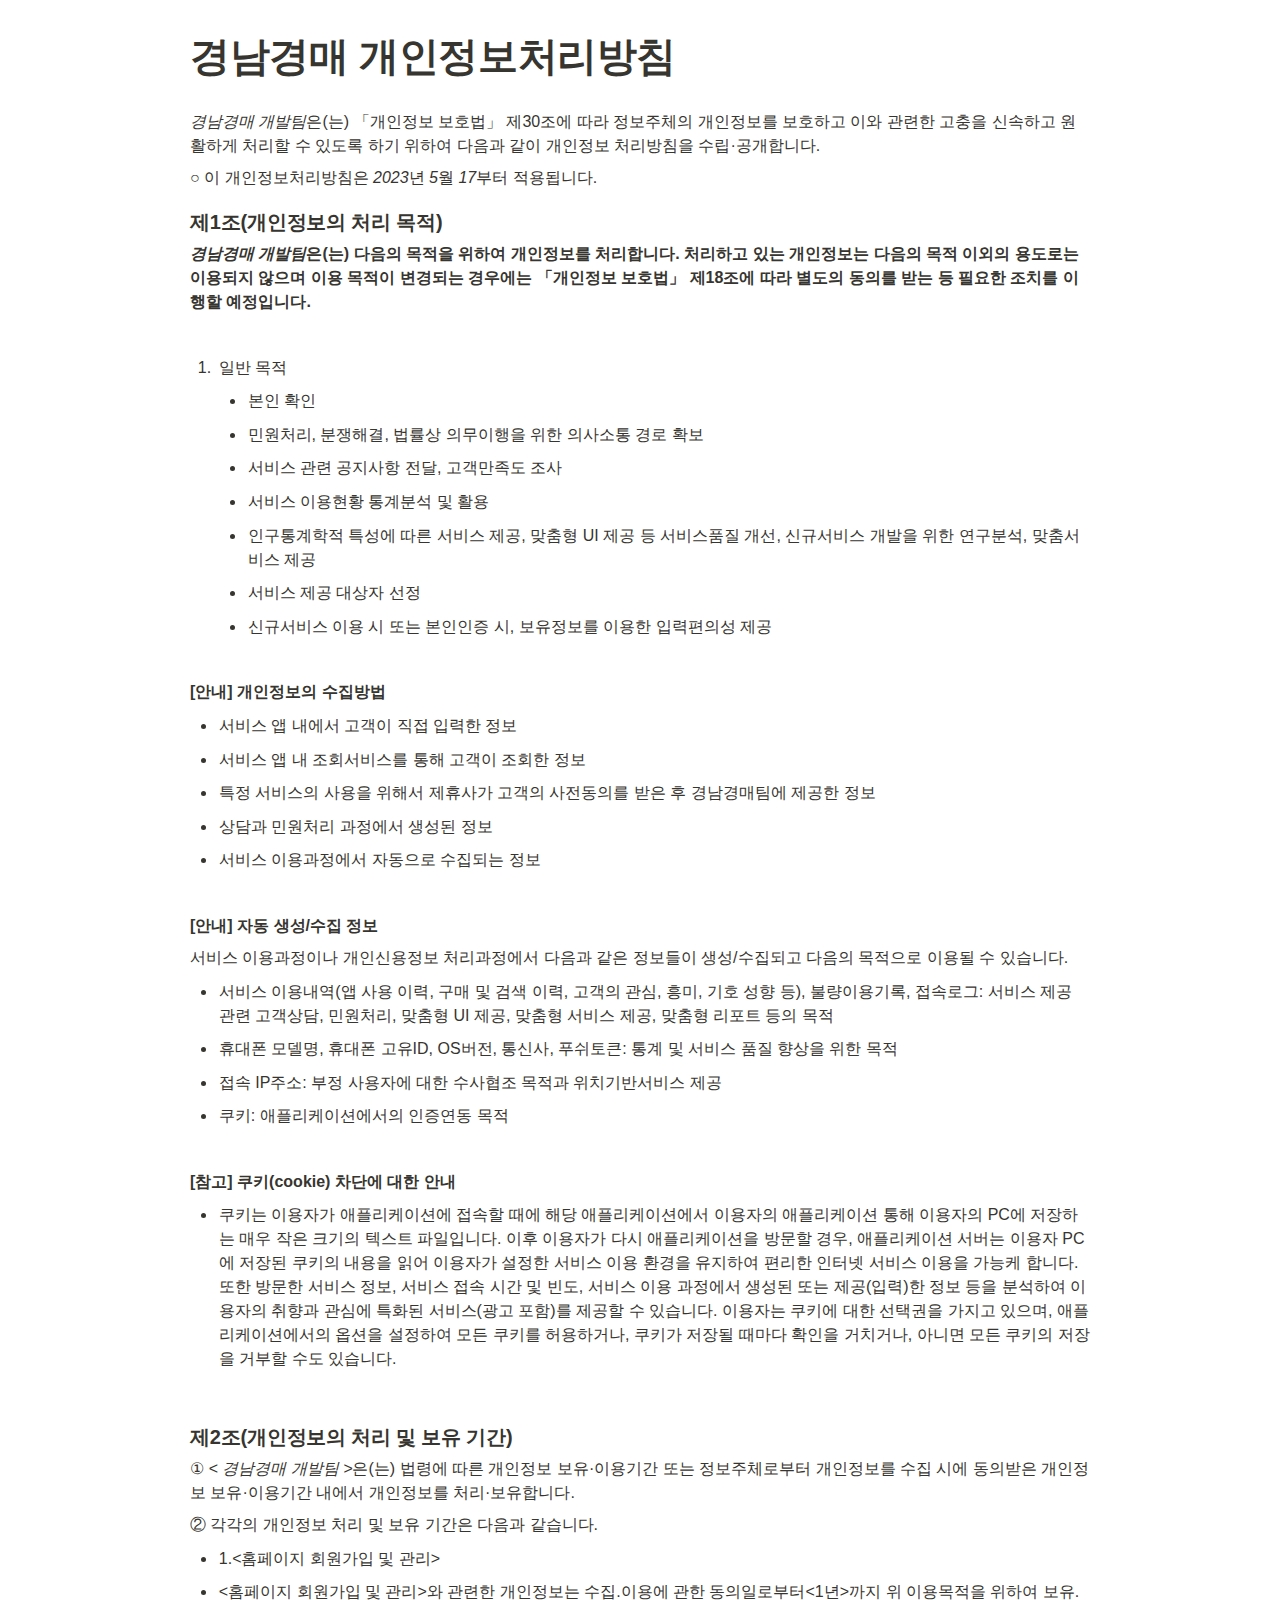
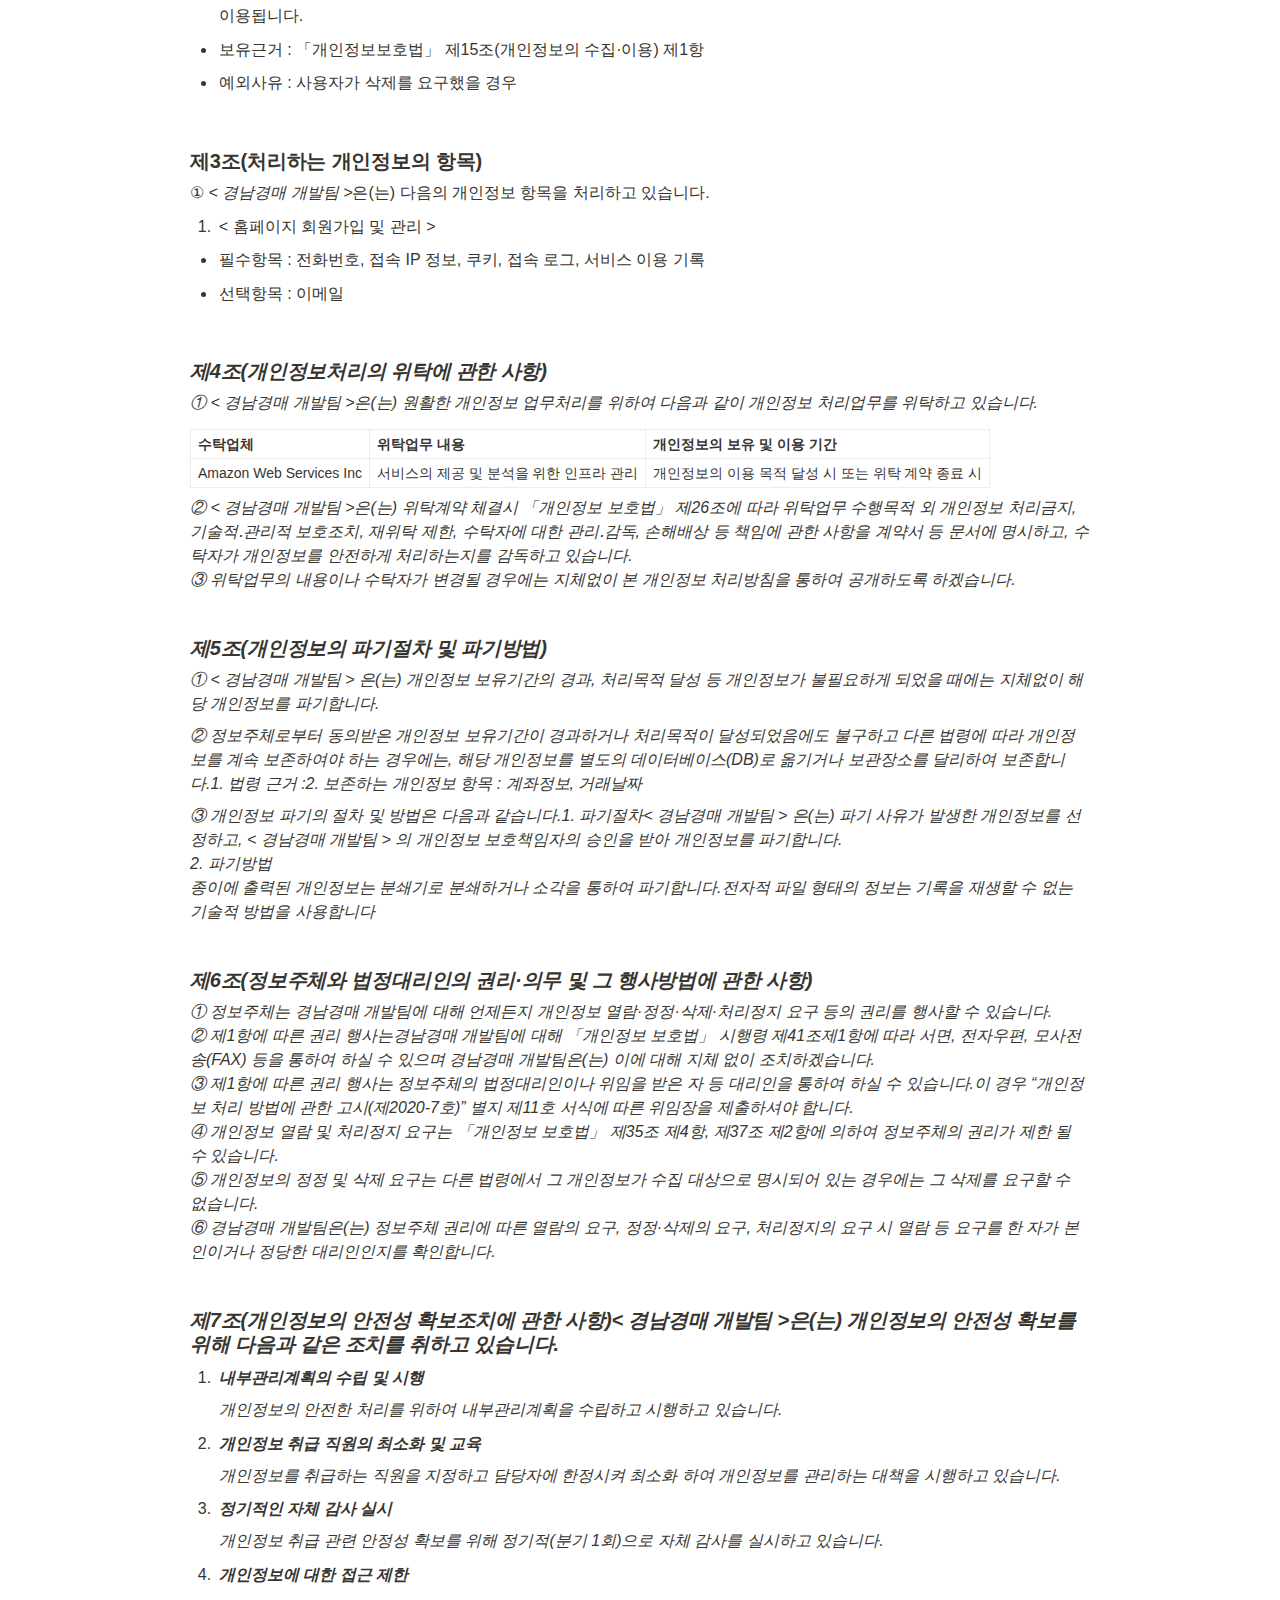
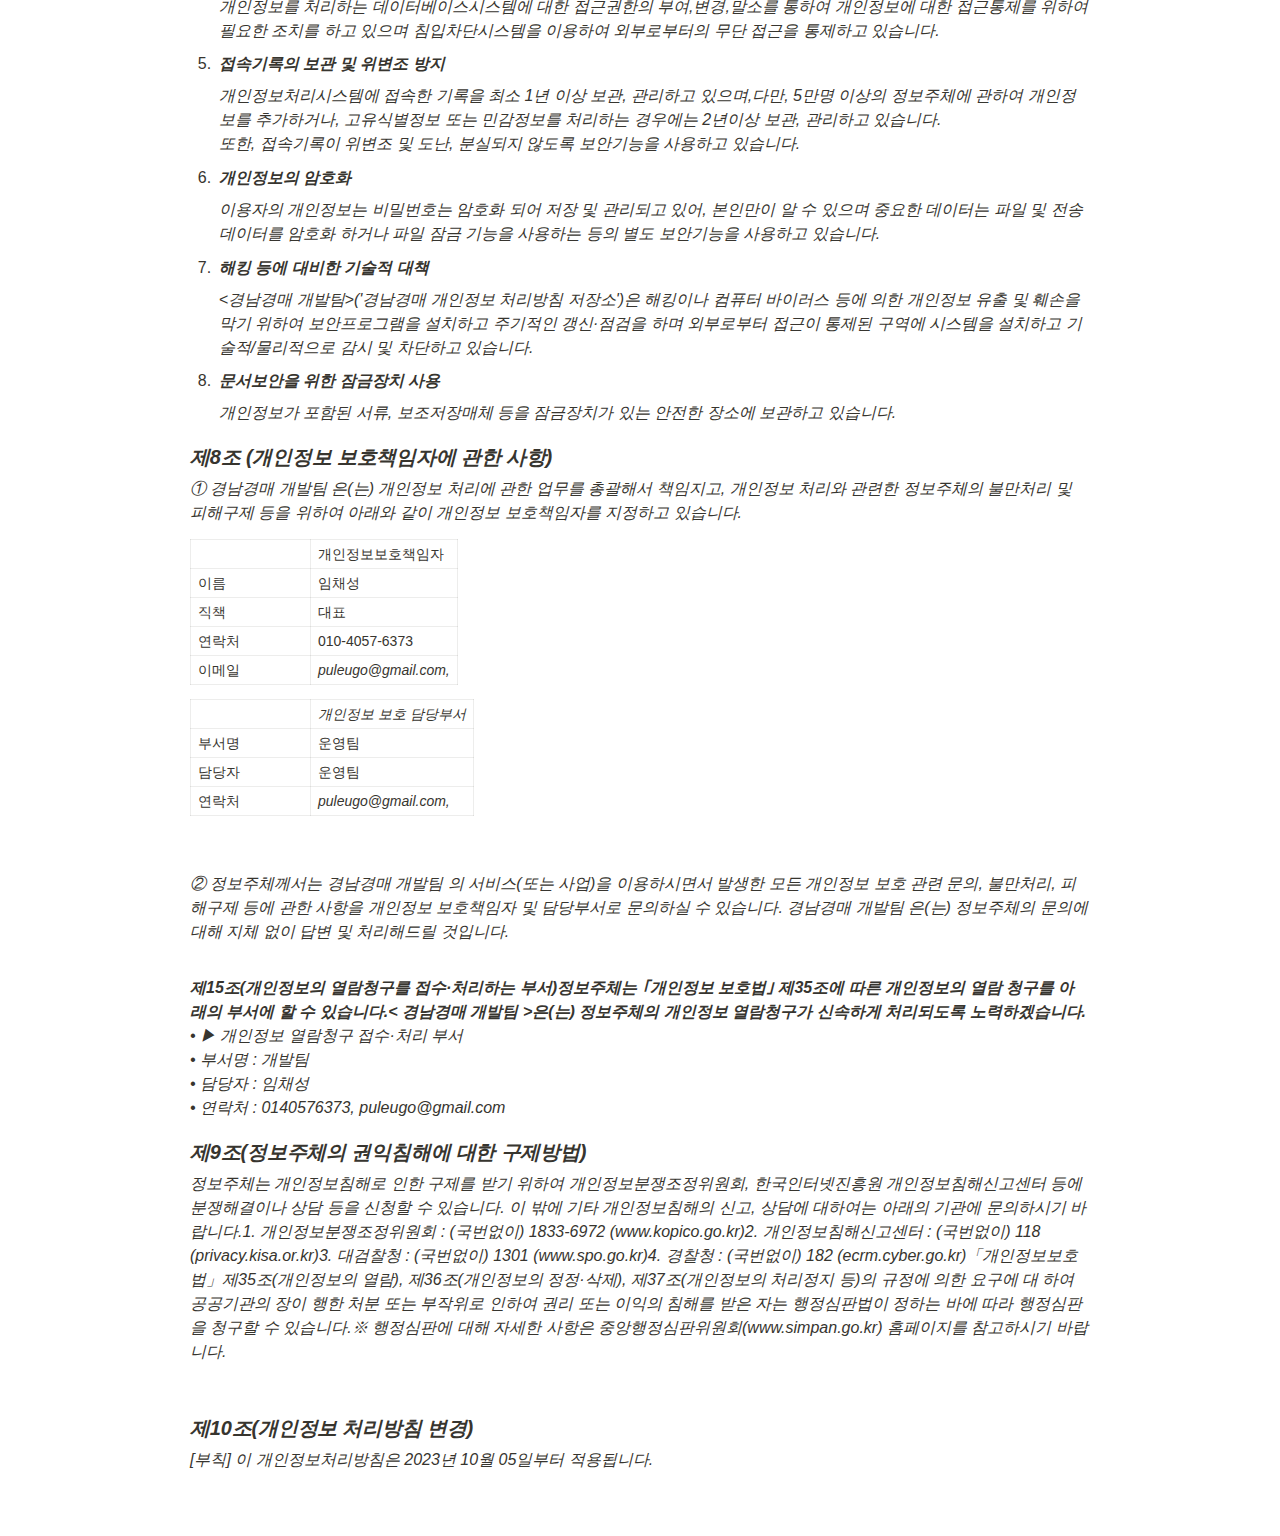
<file: policy/gg.html>
<html><head><meta http-equiv="Content-Type" content="text/html; charset=utf-8"/><title>경남경매 개인정보처리방침</title><style>
/* cspell:disable-file */
/* webkit printing magic: print all background colors */
html {
	-webkit-print-color-adjust: exact;
}
* {
	box-sizing: border-box;
	-webkit-print-color-adjust: exact;
}

html,
body {
	margin: 0;
	padding: 0;

}
@media only screen {
	body {
		margin: 2em auto;
		max-width: 900px;
		color: rgb(55, 53, 47);
	}
}

body {
	line-height: 1.5;
	white-space: pre-wrap;
}

a,
a.visited {
	color: inherit;
	text-decoration: underline;
}

.pdf-relative-link-path {
	font-size: 80%;
	color: #444;
}

h1,
h2,
h3 {
	letter-spacing: -0.01em;
	line-height: 1.2;
	font-weight: 600;
	margin-bottom: 0;
}

.page-title {
	font-size: 2.5rem;
	font-weight: 700;
	margin-top: 0;
	margin-bottom: 0.75em;
}

h1 {
	font-size: 1.875rem;
	margin-top: 1.875rem;
}

h2 {
	font-size: 1.5rem;
	margin-top: 1.5rem;
}

h3 {
	font-size: 1.25rem;
	margin-top: 1.25rem;
}

.source {
	border: 1px solid #ddd;
	border-radius: 3px;
	padding: 1.5em;
	word-break: break-all;
}

.callout {
	border-radius: 3px;
	padding: 1rem;
}

figure {
	margin: 1.25em 0;
	page-break-inside: avoid;
}

figcaption {
	opacity: 0.5;
	font-size: 85%;
	margin-top: 0.5em;
}

mark {
	background-color: transparent;
}

.indented {
	padding-left: 1.5em;
}

hr {
	background: transparent;
	display: block;
	width: 100%;
	height: 1px;
	visibility: visible;
	border: none;
	border-bottom: 1px solid rgba(55, 53, 47, 0.09);
}

img {
	max-width: 100%;
}

@media only print {
	img {
		max-height: 100vh;
		object-fit: contain;
	}
}

@page {
	margin: 1in;
}

.collection-content {
	font-size: 0.875rem;
}

.column-list {
	display: flex;
	justify-content: space-between;
}

.column {
	padding: 0 1em;
}

.column:first-child {
	padding-left: 0;
}

.column:last-child {
	padding-right: 0;
}

.table_of_contents-item {
	display: block;
	font-size: 0.875rem;
	line-height: 1.3;
	padding: 0.125rem;
}

.table_of_contents-indent-1 {
	margin-left: 1.5rem;
}

.table_of_contents-indent-2 {
	margin-left: 3rem;
}

.table_of_contents-indent-3 {
	margin-left: 4.5rem;
}

.table_of_contents-link {
	text-decoration: none;
	opacity: 0.7;
	border-bottom: 1px solid rgba(55, 53, 47, 0.18);
}

table,
th,
td {
	border: 1px solid rgba(55, 53, 47, 0.09);
	border-collapse: collapse;
}

table {
	border-left: none;
	border-right: none;
}

th,
td {
	font-weight: normal;
	padding: 0.25em 0.5em;
	line-height: 1.5;
	min-height: 1.5em;
	text-align: left;
}

th {
	color: rgba(55, 53, 47, 0.6);
}

ol,
ul {
	margin: 0;
	margin-block-start: 0.6em;
	margin-block-end: 0.6em;
}

li > ol:first-child,
li > ul:first-child {
	margin-block-start: 0.6em;
}

ul > li {
	list-style: disc;
}

ul.to-do-list {
	padding-inline-start: 0;
}

ul.to-do-list > li {
	list-style: none;
}

.to-do-children-checked {
	text-decoration: line-through;
	opacity: 0.375;
}

ul.toggle > li {
	list-style: none;
}

ul {
	padding-inline-start: 1.7em;
}

ul > li {
	padding-left: 0.1em;
}

ol {
	padding-inline-start: 1.6em;
}

ol > li {
	padding-left: 0.2em;
}

.mono ol {
	padding-inline-start: 2em;
}

.mono ol > li {
	text-indent: -0.4em;
}

.toggle {
	padding-inline-start: 0em;
	list-style-type: none;
}

/* Indent toggle children */
.toggle > li > details {
	padding-left: 1.7em;
}

.toggle > li > details > summary {
	margin-left: -1.1em;
}

.selected-value {
	display: inline-block;
	padding: 0 0.5em;
	background: rgba(206, 205, 202, 0.5);
	border-radius: 3px;
	margin-right: 0.5em;
	margin-top: 0.3em;
	margin-bottom: 0.3em;
	white-space: nowrap;
}

.collection-title {
	display: inline-block;
	margin-right: 1em;
}

.simple-table {
	margin-top: 1em;
	font-size: 0.875rem;
	empty-cells: show;
}
.simple-table td {
	height: 29px;
	min-width: 120px;
}

.simple-table th {
	height: 29px;
	min-width: 120px;
}

.simple-table-header-color {
	background: rgb(247, 246, 243);
	color: black;
}
.simple-table-header {
	font-weight: 500;
}

time {
	opacity: 0.5;
}

.icon {
	display: inline-block;
	max-width: 1.2em;
	max-height: 1.2em;
	text-decoration: none;
	vertical-align: text-bottom;
	margin-right: 0.5em;
}

img.icon {
	border-radius: 3px;
}

.user-icon {
	width: 1.5em;
	height: 1.5em;
	border-radius: 100%;
	margin-right: 0.5rem;
}

.user-icon-inner {
	font-size: 0.8em;
}

.text-icon {
	border: 1px solid #000;
	text-align: center;
}

.page-cover-image {
	display: block;
	object-fit: cover;
	width: 100%;
	max-height: 30vh;
}

.page-header-icon {
	font-size: 3rem;
	margin-bottom: 1rem;
}

.page-header-icon-with-cover {
	margin-top: -0.72em;
	margin-left: 0.07em;
}

.page-header-icon img {
	border-radius: 3px;
}

.link-to-page {
	margin: 1em 0;
	padding: 0;
	border: none;
	font-weight: 500;
}

p > .user {
	opacity: 0.5;
}

td > .user,
td > time {
	white-space: nowrap;
}

input[type="checkbox"] {
	transform: scale(1.5);
	margin-right: 0.6em;
	vertical-align: middle;
}

p {
	margin-top: 0.5em;
	margin-bottom: 0.5em;
}

.image {
	border: none;
	margin: 1.5em 0;
	padding: 0;
	border-radius: 0;
	text-align: center;
}

.code,
code {
	background: rgba(135, 131, 120, 0.15);
	border-radius: 3px;
	padding: 0.2em 0.4em;
	border-radius: 3px;
	font-size: 85%;
	tab-size: 2;
}

code {
	color: #eb5757;
}

.code {
	padding: 1.5em 1em;
}

.code-wrap {
	white-space: pre-wrap;
	word-break: break-all;
}

.code > code {
	background: none;
	padding: 0;
	font-size: 100%;
	color: inherit;
}

blockquote {
	font-size: 1.25em;
	margin: 1em 0;
	padding-left: 1em;
	border-left: 3px solid rgb(55, 53, 47);
}

.bookmark {
	text-decoration: none;
	max-height: 8em;
	padding: 0;
	display: flex;
	width: 100%;
	align-items: stretch;
}

.bookmark-title {
	font-size: 0.85em;
	overflow: hidden;
	text-overflow: ellipsis;
	height: 1.75em;
	white-space: nowrap;
}

.bookmark-text {
	display: flex;
	flex-direction: column;
}

.bookmark-info {
	flex: 4 1 180px;
	padding: 12px 14px 14px;
	display: flex;
	flex-direction: column;
	justify-content: space-between;
}

.bookmark-image {
	width: 33%;
	flex: 1 1 180px;
	display: block;
	position: relative;
	object-fit: cover;
	border-radius: 1px;
}

.bookmark-description {
	color: rgba(55, 53, 47, 0.6);
	font-size: 0.75em;
	overflow: hidden;
	max-height: 4.5em;
	word-break: break-word;
}

.bookmark-href {
	font-size: 0.75em;
	margin-top: 0.25em;
}

.sans { font-family: ui-sans-serif, -apple-system, BlinkMacSystemFont, "Segoe UI", Helvetica, "Apple Color Emoji", Arial, sans-serif, "Segoe UI Emoji", "Segoe UI Symbol"; }
.code { font-family: "SFMono-Regular", Menlo, Consolas, "PT Mono", "Liberation Mono", Courier, monospace; }
.serif { font-family: Lyon-Text, Georgia, ui-serif, serif; }
.mono { font-family: iawriter-mono, Nitti, Menlo, Courier, monospace; }
.pdf .sans { font-family: Inter, ui-sans-serif, -apple-system, BlinkMacSystemFont, "Segoe UI", Helvetica, "Apple Color Emoji", Arial, sans-serif, "Segoe UI Emoji", "Segoe UI Symbol", 'Twemoji', 'Noto Color Emoji', 'Noto Sans CJK JP'; }
.pdf:lang(zh-CN) .sans { font-family: Inter, ui-sans-serif, -apple-system, BlinkMacSystemFont, "Segoe UI", Helvetica, "Apple Color Emoji", Arial, sans-serif, "Segoe UI Emoji", "Segoe UI Symbol", 'Twemoji', 'Noto Color Emoji', 'Noto Sans CJK SC'; }
.pdf:lang(zh-TW) .sans { font-family: Inter, ui-sans-serif, -apple-system, BlinkMacSystemFont, "Segoe UI", Helvetica, "Apple Color Emoji", Arial, sans-serif, "Segoe UI Emoji", "Segoe UI Symbol", 'Twemoji', 'Noto Color Emoji', 'Noto Sans CJK TC'; }
.pdf:lang(ko-KR) .sans { font-family: Inter, ui-sans-serif, -apple-system, BlinkMacSystemFont, "Segoe UI", Helvetica, "Apple Color Emoji", Arial, sans-serif, "Segoe UI Emoji", "Segoe UI Symbol", 'Twemoji', 'Noto Color Emoji', 'Noto Sans CJK KR'; }
.pdf .code { font-family: Source Code Pro, "SFMono-Regular", Menlo, Consolas, "PT Mono", "Liberation Mono", Courier, monospace, 'Twemoji', 'Noto Color Emoji', 'Noto Sans Mono CJK JP'; }
.pdf:lang(zh-CN) .code { font-family: Source Code Pro, "SFMono-Regular", Menlo, Consolas, "PT Mono", "Liberation Mono", Courier, monospace, 'Twemoji', 'Noto Color Emoji', 'Noto Sans Mono CJK SC'; }
.pdf:lang(zh-TW) .code { font-family: Source Code Pro, "SFMono-Regular", Menlo, Consolas, "PT Mono", "Liberation Mono", Courier, monospace, 'Twemoji', 'Noto Color Emoji', 'Noto Sans Mono CJK TC'; }
.pdf:lang(ko-KR) .code { font-family: Source Code Pro, "SFMono-Regular", Menlo, Consolas, "PT Mono", "Liberation Mono", Courier, monospace, 'Twemoji', 'Noto Color Emoji', 'Noto Sans Mono CJK KR'; }
.pdf .serif { font-family: PT Serif, Lyon-Text, Georgia, ui-serif, serif, 'Twemoji', 'Noto Color Emoji', 'Noto Serif CJK JP'; }
.pdf:lang(zh-CN) .serif { font-family: PT Serif, Lyon-Text, Georgia, ui-serif, serif, 'Twemoji', 'Noto Color Emoji', 'Noto Serif CJK SC'; }
.pdf:lang(zh-TW) .serif { font-family: PT Serif, Lyon-Text, Georgia, ui-serif, serif, 'Twemoji', 'Noto Color Emoji', 'Noto Serif CJK TC'; }
.pdf:lang(ko-KR) .serif { font-family: PT Serif, Lyon-Text, Georgia, ui-serif, serif, 'Twemoji', 'Noto Color Emoji', 'Noto Serif CJK KR'; }
.pdf .mono { font-family: PT Mono, iawriter-mono, Nitti, Menlo, Courier, monospace, 'Twemoji', 'Noto Color Emoji', 'Noto Sans Mono CJK JP'; }
.pdf:lang(zh-CN) .mono { font-family: PT Mono, iawriter-mono, Nitti, Menlo, Courier, monospace, 'Twemoji', 'Noto Color Emoji', 'Noto Sans Mono CJK SC'; }
.pdf:lang(zh-TW) .mono { font-family: PT Mono, iawriter-mono, Nitti, Menlo, Courier, monospace, 'Twemoji', 'Noto Color Emoji', 'Noto Sans Mono CJK TC'; }
.pdf:lang(ko-KR) .mono { font-family: PT Mono, iawriter-mono, Nitti, Menlo, Courier, monospace, 'Twemoji', 'Noto Color Emoji', 'Noto Sans Mono CJK KR'; }
.highlight-default {
	color: rgba(55, 53, 47, 1);
}
.highlight-gray {
	color: rgba(120, 119, 116, 1);
	fill: rgba(120, 119, 116, 1);
}
.highlight-brown {
	color: rgba(159, 107, 83, 1);
	fill: rgba(159, 107, 83, 1);
}
.highlight-orange {
	color: rgba(217, 115, 13, 1);
	fill: rgba(217, 115, 13, 1);
}
.highlight-yellow {
	color: rgba(203, 145, 47, 1);
	fill: rgba(203, 145, 47, 1);
}
.highlight-teal {
	color: rgba(68, 131, 97, 1);
	fill: rgba(68, 131, 97, 1);
}
.highlight-blue {
	color: rgba(51, 126, 169, 1);
	fill: rgba(51, 126, 169, 1);
}
.highlight-purple {
	color: rgba(144, 101, 176, 1);
	fill: rgba(144, 101, 176, 1);
}
.highlight-pink {
	color: rgba(193, 76, 138, 1);
	fill: rgba(193, 76, 138, 1);
}
.highlight-red {
	color: rgba(212, 76, 71, 1);
	fill: rgba(212, 76, 71, 1);
}
.highlight-gray_background {
	background: rgba(241, 241, 239, 1);
}
.highlight-brown_background {
	background: rgba(244, 238, 238, 1);
}
.highlight-orange_background {
	background: rgba(251, 236, 221, 1);
}
.highlight-yellow_background {
	background: rgba(251, 243, 219, 1);
}
.highlight-teal_background {
	background: rgba(237, 243, 236, 1);
}
.highlight-blue_background {
	background: rgba(231, 243, 248, 1);
}
.highlight-purple_background {
	background: rgba(244, 240, 247, 0.8);
}
.highlight-pink_background {
	background: rgba(249, 238, 243, 0.8);
}
.highlight-red_background {
	background: rgba(253, 235, 236, 1);
}
.block-color-default {
	color: inherit;
	fill: inherit;
}
.block-color-gray {
	color: rgba(120, 119, 116, 1);
	fill: rgba(120, 119, 116, 1);
}
.block-color-brown {
	color: rgba(159, 107, 83, 1);
	fill: rgba(159, 107, 83, 1);
}
.block-color-orange {
	color: rgba(217, 115, 13, 1);
	fill: rgba(217, 115, 13, 1);
}
.block-color-yellow {
	color: rgba(203, 145, 47, 1);
	fill: rgba(203, 145, 47, 1);
}
.block-color-teal {
	color: rgba(68, 131, 97, 1);
	fill: rgba(68, 131, 97, 1);
}
.block-color-blue {
	color: rgba(51, 126, 169, 1);
	fill: rgba(51, 126, 169, 1);
}
.block-color-purple {
	color: rgba(144, 101, 176, 1);
	fill: rgba(144, 101, 176, 1);
}
.block-color-pink {
	color: rgba(193, 76, 138, 1);
	fill: rgba(193, 76, 138, 1);
}
.block-color-red {
	color: rgba(212, 76, 71, 1);
	fill: rgba(212, 76, 71, 1);
}
.block-color-gray_background {
	background: rgba(241, 241, 239, 1);
}
.block-color-brown_background {
	background: rgba(244, 238, 238, 1);
}
.block-color-orange_background {
	background: rgba(251, 236, 221, 1);
}
.block-color-yellow_background {
	background: rgba(251, 243, 219, 1);
}
.block-color-teal_background {
	background: rgba(237, 243, 236, 1);
}
.block-color-blue_background {
	background: rgba(231, 243, 248, 1);
}
.block-color-purple_background {
	background: rgba(244, 240, 247, 0.8);
}
.block-color-pink_background {
	background: rgba(249, 238, 243, 0.8);
}
.block-color-red_background {
	background: rgba(253, 235, 236, 1);
}
.select-value-color-pink { background-color: rgba(245, 224, 233, 1); }
.select-value-color-purple { background-color: rgba(232, 222, 238, 1); }
.select-value-color-green { background-color: rgba(219, 237, 219, 1); }
.select-value-color-gray { background-color: rgba(227, 226, 224, 1); }
.select-value-color-translucentGray { background-color: rgba(255, 255, 255, 0.0375); }
.select-value-color-orange { background-color: rgba(250, 222, 201, 1); }
.select-value-color-brown { background-color: rgba(238, 224, 218, 1); }
.select-value-color-red { background-color: rgba(255, 226, 221, 1); }
.select-value-color-yellow { background-color: rgba(253, 236, 200, 1); }
.select-value-color-blue { background-color: rgba(211, 229, 239, 1); }

.checkbox {
	display: inline-flex;
	vertical-align: text-bottom;
	width: 16;
	height: 16;
	background-size: 16px;
	margin-left: 2px;
	margin-right: 5px;
}

.checkbox-on {
	background-image: url("data:image/svg+xml;charset=UTF-8,%3Csvg%20width%3D%2216%22%20height%3D%2216%22%20viewBox%3D%220%200%2016%2016%22%20fill%3D%22none%22%20xmlns%3D%22http%3A%2F%2Fwww.w3.org%2F2000%2Fsvg%22%3E%0A%3Crect%20width%3D%2216%22%20height%3D%2216%22%20fill%3D%22%2358A9D7%22%2F%3E%0A%3Cpath%20d%3D%22M6.71429%2012.2852L14%204.9995L12.7143%203.71436L6.71429%209.71378L3.28571%206.2831L2%207.57092L6.71429%2012.2852Z%22%20fill%3D%22white%22%2F%3E%0A%3C%2Fsvg%3E");
}

.checkbox-off {
	background-image: url("data:image/svg+xml;charset=UTF-8,%3Csvg%20width%3D%2216%22%20height%3D%2216%22%20viewBox%3D%220%200%2016%2016%22%20fill%3D%22none%22%20xmlns%3D%22http%3A%2F%2Fwww.w3.org%2F2000%2Fsvg%22%3E%0A%3Crect%20x%3D%220.75%22%20y%3D%220.75%22%20width%3D%2214.5%22%20height%3D%2214.5%22%20fill%3D%22white%22%20stroke%3D%22%2336352F%22%20stroke-width%3D%221.5%22%2F%3E%0A%3C%2Fsvg%3E");
}
	
</style></head><body><article id="ebad4771-54a1-4a27-ac70-512ba4ea866a" class="page sans"><header><h1 class="page-title">경남경매 개인정보처리방침</h1></header><div class="page-body"><p id="7074005a-7113-4bef-8cb8-af8737518efa" class=""><em>경남경매 개발팀</em>은(는) 「개인정보 보호법」 제30조에 따라 정보주체의 개인정보를 보호하고 이와 관련한 고충을 신속하고 원활하게 처리할 수 있도록 하기 위하여 다음과 같이 개인정보 처리방침을 수립·공개합니다.</p><p id="48a7d6ce-2629-44a7-b488-bcbe989fea6e" class="">○ 이 개인정보처리방침은 <em>2023</em>년 <em>5</em>월 <em>17</em>부터 적용됩니다.</p><h3 id="53732947-b566-4c2e-88a2-7a63216aa1d2" class=""><strong>제1조(개인정보의 처리 목적)</strong></h3><p id="c788f3ae-6c5d-4a81-8c80-2884a48159e9" class=""><em><strong>경남경매 개발팀</strong></em><strong>은(는) 다음의 목적을 위하여 개인정보를 처리합니다. 처리하고 있는 개인정보는 다음의 목적 이외의 용도로는 이용되지 않으며 이용 목적이 변경되는 경우에는 「개인정보 보호법」 제18조에 따라 별도의 동의를 받는 등 필요한 조치를 이행할 예정입니다.</strong></p><p id="14b5df3a-097f-4c00-a71a-249b08fc9f91" class="">
</p><ol type="1" id="aaed42af-562c-472d-b39c-e20b0085f062" class="numbered-list" start="1"><li>일반 목적<ul id="ed41421b-504a-407f-8840-3bb3d703e004" class="bulleted-list"><li style="list-style-type:disc">본인 확인</li></ul><ul id="58c00051-764f-4468-becb-a672a3ac0b1c" class="bulleted-list"><li style="list-style-type:disc">민원처리, 분쟁해결, 법률상 의무이행을 위한 의사소통 경로 확보</li></ul><ul id="9cbc72ed-4780-479b-a111-ba7cc880f02c" class="bulleted-list"><li style="list-style-type:disc">서비스 관련 공지사항 전달, 고객만족도 조사</li></ul><ul id="d4f13493-5261-4537-a69c-937e0cf319d8" class="bulleted-list"><li style="list-style-type:disc">서비스 이용현황 통계분석 및 활용</li></ul><ul id="b62e0acc-75c1-48db-8fbf-0aabdd582459" class="bulleted-list"><li style="list-style-type:disc">인구통계학적 특성에 따른 서비스 제공, 맞춤형 UI 제공 등 서비스품질 개선, 신규서비스 개발을 위한 연구분석, 맞춤서비스 제공</li></ul><ul id="1bfc0922-2dac-48d7-a24f-c992ee75a95c" class="bulleted-list"><li style="list-style-type:disc">서비스 제공 대상자 선정</li></ul><ul id="9e4faac2-9c9a-4208-babb-648c1fa5c251" class="bulleted-list"><li style="list-style-type:disc">신규서비스 이용 시 또는 본인인증 시, 보유정보를 이용한 입력편의성 제공</li></ul></li></ol><p id="39b51afe-bfe3-4c98-b04b-999c52f0f9a9" class="">
</p><p id="e2559395-538f-4f86-bba9-01314245a2d6" class=""><strong>[안내] 개인정보의 수집방법</strong></p><ul id="f966df2d-6587-466f-96e7-73d192cb965b" class="bulleted-list"><li style="list-style-type:disc">서비스 앱 내에서 고객이 직접 입력한 정보</li></ul><ul id="42b2747f-9315-4f80-89e1-864ec0267d1b" class="bulleted-list"><li style="list-style-type:disc">서비스 앱 내 조회서비스를 통해 고객이 조회한 정보</li></ul><ul id="00f1471e-8f1c-48a2-8b65-1986981fca37" class="bulleted-list"><li style="list-style-type:disc">특정 서비스의 사용을 위해서 제휴사가 고객의 사전동의를 받은 후 경남경매팀에 제공한 정보</li></ul><ul id="f3c3c55f-f072-4df3-9553-e6de407e9da6" class="bulleted-list"><li style="list-style-type:disc">상담과 민원처리 과정에서 생성된 정보</li></ul><ul id="3a623f2a-03d4-484b-b40a-a1ec19b34a4d" class="bulleted-list"><li style="list-style-type:disc">서비스 이용과정에서 자동으로 수집되는 정보</li></ul><p id="06830bf6-292d-4595-bf1f-e56b0493be1e" class="">
</p><p id="fb6b361b-15c5-484e-a664-4ec8054fe207" class=""><strong>[안내] 자동 생성/수집 정보</strong></p><p id="c71a0a59-a392-46da-8c98-9eb5f9dbf5f4" class="">서비스 이용과정이나 개인신용정보 처리과정에서 다음과 같은 정보들이 생성/수집되고 다음의 목적으로 이용될 수 있습니다.</p><ul id="e6eadc59-865a-46fe-93cf-29ac79a66110" class="bulleted-list"><li style="list-style-type:disc">서비스 이용내역(앱 사용 이력, 구매 및 검색 이력, 고객의 관심, 흥미, 기호 성향 등), 불량이용기록, 접속로그: 서비스 제공 관련 고객상담, 민원처리, 맞춤형 UI 제공, 맞춤형 서비스 제공, 맞춤형 리포트 등의 목적</li></ul><ul id="e23cca21-4655-4ce9-bf49-97cfb9d5f459" class="bulleted-list"><li style="list-style-type:disc">휴대폰 모델명, 휴대폰 고유ID, OS버전, 통신사, 푸쉬토큰: 통계 및 서비스 품질 향상을 위한 목적</li></ul><ul id="40e868ca-0b96-4c91-987b-b78cf6b96c54" class="bulleted-list"><li style="list-style-type:disc">접속 IP주소: 부정 사용자에 대한 수사협조 목적과 위치기반서비스 제공</li></ul><ul id="d6ec5072-a846-43ab-adc8-8308d5fcea78" class="bulleted-list"><li style="list-style-type:disc">쿠키: 애플리케이션에서의 인증연동 목적</li></ul><p id="5ba3f47c-835d-45cf-8044-2078434f18b1" class="">
</p><p id="a97d0bc5-84b2-445a-a3af-dc5741024b02" class=""><strong>[참고] 쿠키(cookie) 차단에 대한 안내</strong></p><ul id="2069e982-d4fc-49bd-9a70-6238614d62fb" class="bulleted-list"><li style="list-style-type:disc">쿠키는 이용자가 애플리케이션에 접속할 때에 해당 애플리케이션에서 이용자의 애플리케이션 통해 이용자의 PC에 저장하는 매우 작은 크기의 텍스트 파일입니다. 이후 이용자가 다시 애플리케이션을 방문할 경우, 애플리케이션 서버는 이용자 PC에 저장된 쿠키의 내용을 읽어 이용자가 설정한 서비스 이용 환경을 유지하여 편리한 인터넷 서비스 이용을 가능케 합니다. 또한 방문한 서비스 정보, 서비스 접속 시간 및 빈도, 서비스 이용 과정에서 생성된 또는 제공(입력)한 정보 등을 분석하여 이용자의 취향과 관심에 특화된 서비스(광고 포함)를 제공할 수 있습니다. 이용자는 쿠키에 대한 선택권을 가지고 있으며, 애플리케이션에서의 옵션을 설정하여 모든 쿠키를 허용하거나, 쿠키가 저장될 때마다 확인을 거치거나, 아니면 모든 쿠키의 저장을 거부할 수도 있습니다.</li></ul><p id="0b3caeb3-4e3a-4ac1-9a9a-0ca94a86e945" class="">
</p><h3 id="844b424b-6b7b-48e4-a70f-c1df33a33687" class=""><strong>제2조(개인정보의 처리 및 보유 기간)</strong></h3><p id="ede7ebc9-5428-403e-9c8a-1034876bc4f5" class="">① <em>&lt; 경남경매 개발팀 &gt;</em>은(는) 법령에 따른 개인정보 보유·이용기간 또는 정보주체로부터 개인정보를 수집 시에 동의받은 개인정보 보유·이용기간 내에서 개인정보를 처리·보유합니다.</p><p id="c6058ae2-49cd-478e-89e9-2ef1a034cb01" class="">② 각각의 개인정보 처리 및 보유 기간은 다음과 같습니다.</p><ul id="40678256-1f46-4147-bbce-c8d92676eab7" class="bulleted-list"><li style="list-style-type:disc">1.&lt;홈페이지 회원가입 및 관리&gt;</li></ul><ul id="7bb7a36b-55c7-4774-980b-ec3be8b45ef2" class="bulleted-list"><li style="list-style-type:disc">&lt;홈페이지 회원가입 및 관리&gt;와 관련한 개인정보는 수집.이용에 관한 동의일로부터&lt;1년&gt;까지 위 이용목적을 위하여 보유.이용됩니다.</li></ul><ul id="17751d1a-dc58-4a70-af85-bcc6a440bc8e" class="bulleted-list"><li style="list-style-type:disc">보유근거 : 「개인정보보호법」 제15조(개인정보의 수집·이용) 제1항</li></ul><ul id="5922c5d4-bc9a-4dc8-b54d-665a8ae678da" class="bulleted-list"><li style="list-style-type:disc">예외사유 : 사용자가 삭제를 요구했을 경우</li></ul><p id="55d5f04b-590c-4ee5-83de-c4485ef0671b" class="">
</p><h3 id="2a689055-2619-4d54-a8bf-1ef155cc2e76" class=""><strong>제3조(처리하는 개인정보의 항목)</strong></h3><p id="9ad01eaa-d696-410f-a809-52b4cfa04bf9" class="">① <em>&lt; 경남경매 개발팀 &gt;</em>은(는) 다음의 개인정보 항목을 처리하고 있습니다.</p><ol type="1" id="b98cbb18-4d89-42a8-92e8-bd569fd9bd53" class="numbered-list" start="1"><li>&lt; 홈페이지 회원가입 및 관리 &gt;</li></ol><ul id="2ce70cf9-2db2-46f0-9c5c-5d26ab10dee4" class="bulleted-list"><li style="list-style-type:disc">필수항목 : 전화번호, 접속 IP 정보, 쿠키, 접속 로그, 서비스 이용 기록</li></ul><ul id="cac58205-a8c4-4787-8e2e-63b166e34304" class="bulleted-list"><li style="list-style-type:disc">선택항목 : 이메일</li></ul><p id="0dc0768c-120a-4402-9d71-8d05715bc928" class="">
</p><h3 id="c489fa25-a919-4173-9068-50b7af627021" class=""><em></em><em><strong>제4조(개인정보처리의 위탁에 관한 사항)</strong></em></h3><p id="c12f0b98-5bf9-472f-ab3e-dde82cd798fc" class=""><em>① &lt; 경남경매 개발팀 &gt;은(는) 원활한 개인정보 업무처리를 위하여 다음과 같이 개인정보 처리업무를 위탁하고 있습니다.</em></p><table id="21872f78-a3d5-4da3-8f1a-62e136b90599" class="simple-table"><tbody><tr id="8ffd3fce-fb4c-4b34-8dcc-a735a23479b7"><td id="y{VI" class=""><strong>수탁업체</strong></td><td id="MVL_" class=""><strong>위탁업무 내용</strong></td><td id="F]bW" class=""><strong>개인정보의 보유 및 이용 기간</strong></td></tr><tr id="0bb0fc1b-82b9-4990-ad1f-d9777eb69e27"><td id="y{VI" class="">Amazon Web Services Inc</td><td id="MVL_" class="">서비스의 제공 및 분석을 위한 인프라 관리</td><td id="F]bW" class="">개인정보의 이용 목적 달성 시 또는 위탁 계약 종료 시</td></tr></tbody></table><p id="334b5c1b-71c1-47ec-b17c-a1571a9953ec" class=""><em>② &lt; 경남경매 개발팀 &gt;은(는) 위탁계약 체결시 「개인정보 보호법」 제26조에 따라 위탁업무 수행목적 외 개인정보 처리금지, 기술적․관리적 보호조치, 재위탁 제한, 수탁자에 대한 관리․감독, 손해배상 등 책임에 관한 사항을 계약서 등 문서에 명시하고, 수탁자가 개인정보를 안전하게 처리하는지를 감독하고 있습니다.
③ 위탁업무의 내용이나 수탁자가 변경될 경우에는 지체없이 본 개인정보 처리방침을 통하여 공개하도록 하겠습니다.</em></p><h3 id="ee9e96a0-465b-4e2b-bc5c-c7ace187f2e3" class=""><em>
</em><em><strong>제5조(개인정보의 파기절차 및 파기방법)</strong></em></h3><p id="f5f255b4-e746-4c9f-a4f9-0749526ed8c4" class=""><em>① &lt; 경남경매 개발팀 &gt; 은(는) 개인정보 보유기간의 경과, 처리목적 달성 등 개인정보가 불필요하게 되었을 때에는 지체없이 해당 개인정보를 파기합니다.</em></p><p id="0d36d09a-bf95-40cc-a58e-0799101eaff8" class=""><em>② 정보주체로부터 동의받은 개인정보 보유기간이 경과하거나 처리목적이 달성되었음에도 불구하고 다른 법령에 따라 개인정보를 계속 보존하여야 하는 경우에는, 해당 개인정보를 별도의 데이터베이스(DB)로 옮기거나 보관장소를 달리하여 보존합니다.1. 법령 근거 :2. 보존하는 개인정보 항목 : 계좌정보, 거래날짜</em></p><p id="d993d42a-6053-4ef9-9627-579c952ff66b" class=""><em>③ 개인정보 파기의 절차 및 방법은 다음과 같습니다.1. 파기절차&lt; 경남경매 개발팀 &gt; 은(는) 파기 사유가 발생한 개인정보를 선정하고, &lt; 경남경매 개발팀 &gt; 의 개인정보 보호책임자의 승인을 받아 개인정보를 파기합니다.
2. 파기방법
종이에 출력된 개인정보는 분쇄기로 분쇄하거나 소각을 통하여 파기합니다.전자적 파일 형태의 정보는 기록을 재생할 수 없는 기술적 방법을 사용합니다</em></p><h3 id="76105b47-1fae-4c51-9aa7-f95e35f19bcd" class=""><em>
</em><em><strong>제6조(정보주체와 법정대리인의 권리·의무 및 그 행사방법에 관한 사항)</strong></em></h3><p id="385da4d6-0c0f-4617-8ab3-5fbe62f98f29" class=""><em>① 정보주체는 경남경매 개발팀에 대해 언제든지 개인정보 열람·정정·삭제·처리정지 요구 등의 권리를 행사할 수 있습니다.
② 제1항에 따른 권리 행사는경남경매 개발팀에 대해 「개인정보 보호법」 시행령 제41조제1항에 따라 서면, 전자우편, 모사전송(FAX) 등을 통하여 하실 수 있으며 경남경매 개발팀은(는) 이에 대해 지체 없이 조치하겠습니다.
③ 제1항에 따른 권리 행사는 정보주체의 법정대리인이나 위임을 받은 자 등 대리인을 통하여 하실 수 있습니다.이 경우 “개인정보 처리 방법에 관한 고시(제2020-7호)” 별지 제11호 서식에 따른 위임장을 제출하셔야 합니다.
④ 개인정보 열람 및 처리정지 요구는 「개인정보 보호법」 제35조 제4항, 제37조 제2항에 의하여 정보주체의 권리가 제한 될 수 있습니다.
⑤ 개인정보의 정정 및 삭제 요구는 다른 법령에서 그 개인정보가 수집 대상으로 명시되어 있는 경우에는 그 삭제를 요구할 수 없습니다.
⑥ 경남경매 개발팀은(는) 정보주체 권리에 따른 열람의 요구, 정정·삭제의 요구, 처리정지의 요구 시 열람 등 요구를 한 자가 본인이거나 정당한 대리인인지를 확인합니다.</em></p><h3 id="1c7887f7-194b-460b-b2d2-d82b8fde7c60" class=""><em>
</em><em><strong>제7조(개인정보의 안전성 확보조치에 관한 사항)&lt; 경남경매 개발팀 &gt;은(는) 개인정보의 안전성 확보를 위해 다음과 같은 조치를 취하고 있습니다.</strong></em></h3><ol type="1" id="e2564dca-0747-42c8-9586-5aa300bb8e81" class="numbered-list" start="1"><li><strong><em>내부관리계획의 수립 및 시행</em></strong><p id="d0ddfd72-8bca-48c8-84aa-06cf6e8d3a10" class=""><em>개인정보의 안전한 처리를 위하여 내부관리계획을 수립하고 시행하고 있습니다.
</em></p></li></ol><ol type="1" id="d0c0cd68-1965-49a2-9ad7-6e1f17cda62d" class="numbered-list" start="2"><li><strong><em>개인정보 취급 직원의 최소화 및 교육</em></strong><p id="068f1cf3-10df-4db8-ba6c-0e3ea6f47087" class=""><em>개인정보를 취급하는 직원을 지정하고 담당자에 한정시켜 최소화 하여 개인정보를 관리하는 대책을 시행하고 있습니다.
</em></p></li></ol><ol type="1" id="e664d724-7ae8-45c5-8892-78d8d97d69d0" class="numbered-list" start="3"><li><strong><em>정기적인 자체 감사 실시</em></strong><p id="85c033b6-083e-4ea7-8366-01556207f93f" class=""><em>개인정보 취급 관련 안정성 확보를 위해 정기적(분기 1회)으로 자체 감사를 실시하고 있습니다.
</em></p></li></ol><ol type="1" id="87a626d1-5ece-4c12-b4e1-43a578b231b4" class="numbered-list" start="4"><li><strong><em>개인정보에 대한 접근 제한</em></strong><p id="cc15d1d6-115a-4751-b189-d32e4c2d698a" class=""><em>개인정보를 처리하는 데이터베이스시스템에 대한 접근권한의 부여,변경,말소를 통하여 개인정보에 대한 접근통제를 위하여 필요한 조치를 하고 있으며 침입차단시스템을 이용하여 외부로부터의 무단 접근을 통제하고 있습니다.
</em></p></li></ol><ol type="1" id="ad4cdfe3-fa57-442b-b2b9-d27f55b829ad" class="numbered-list" start="5"><li><strong><em>접속기록의 보관 및 위변조 방지</em></strong><p id="4d7bd268-92f3-4899-a0e2-4bb8069fdeca" class=""><em>개인정보처리시스템에 접속한 기록을 최소 1년 이상 보관, 관리하고 있으며,다만, 5만명 이상의 정보주체에 관하여 개인정보를 추가하거나, 고유식별정보 또는 민감정보를 처리하는 경우에는 2년이상 보관, 관리하고 있습니다.
또한, 접속기록이 위변조 및 도난, 분실되지 않도록 보안기능을 사용하고 있습니다.
</em></p></li></ol><ol type="1" id="d470847b-77c3-4a54-8315-a5664649de51" class="numbered-list" start="6"><li><strong><em>개인정보의 암호화</em></strong><p id="37be4290-2b65-46eb-8279-c674d7e06a4d" class=""><em>이용자의 개인정보는 비밀번호는 암호화 되어 저장 및 관리되고 있어, 본인만이 알 수 있으며 중요한 데이터는 파일 및 전송 데이터를 암호화 하거나 파일 잠금 기능을 사용하는 등의 별도 보안기능을 사용하고 있습니다.
</em></p></li></ol><ol type="1" id="dae5f291-d63b-48f7-8ff4-11ea1da5f38f" class="numbered-list" start="7"><li><strong><em>해킹 등에 대비한 기술적 대책</em></strong><p id="b8d7d536-fe66-43ee-a215-8d3039a67f0b" class=""><em>&lt;경남경매 개발팀&gt;(&#x27;경남경매 개인정보 처리방침 저장소&#x27;)은 해킹이나 컴퓨터 바이러스 등에 의한 개인정보 유출 및 훼손을 막기 위하여 보안프로그램을 설치하고 주기적인 갱신·점검을 하며 외부로부터 접근이 통제된 구역에 시스템을 설치하고 기술적/물리적으로 감시 및 차단하고 있습니다.
</em></p></li></ol><ol type="1" id="f297b227-f526-42b6-8803-5d8f23f0f1ba" class="numbered-list" start="8"><li><strong><em>문서보안을 위한 잠금장치 사용</em></strong><p id="f3754364-06bc-4570-9143-fcb8271553fc" class=""><em>개인정보가 포함된 서류, 보조저장매체 등을 잠금장치가 있는 안전한 장소에 보관하고 있습니다.
</em></p></li></ol><h3 id="139af795-b457-4673-9b4b-93eba2b926a0" class=""><em><strong>제8조 (개인정보 보호책임자에 관한 사항)</strong></em></h3><p id="fbe28c7e-2957-4d13-bf0d-eccdb5f5a53f" class=""><em>① 경남경매 개발팀 은(는) 개인정보 처리에 관한 업무를 총괄해서 책임지고, 개인정보 처리와 관련한 정보주체의 불만처리 및 피해구제 등을 위하여 아래와 같이 개인정보 보호책임자를 지정하고 있습니다.</em></p><table id="4af3723f-0799-4237-822e-32c1cddc01ee" class="simple-table"><tbody><tr id="6601daee-d74f-4937-8b3e-f22efdfaedc9"><td id="|~p~" class=""></td><td id="BQPY" class="">개인정보보호책임자</td></tr><tr id="945bd821-33c4-4b73-8204-fa1d2c4ac035"><td id="|~p~" class="">이름</td><td id="BQPY" class="">임채성</td></tr><tr id="e0fed093-8345-4c57-ae7e-adcb30655b1c"><td id="|~p~" class="">직책</td><td id="BQPY" class="">대표</td></tr><tr id="5d9810d1-cb3f-42b1-9a83-d09273aa9580"><td id="|~p~" class="">연락처</td><td id="BQPY" class="">010-4057-6373</td></tr><tr id="865a5c83-2e67-4ca9-97ef-097c0224f146"><td id="|~p~" class="">이메일</td><td id="BQPY" class=""><em>puleugo@gmail.com,</em></td></tr></tbody></table><table id="81b0c216-9635-4eab-95d0-84135aa978be" class="simple-table"><tbody><tr id="4083f327-7b09-4b49-9027-20a0179d58e7"><td id="x~[;" class=""></td><td id="&gt;w~^" class=""><em>개인정보 보호 담당부서</em></td></tr><tr id="5c21e27a-782e-4766-bc06-f6d591667185"><td id="x~[;" class="">부서명</td><td id="&gt;w~^" class="">운영팀</td></tr><tr id="65ce39c4-2829-48c4-b1fa-a0bc11e0109a"><td id="x~[;" class="">담당자</td><td id="&gt;w~^" class="">운영팀</td></tr><tr id="d145dfb8-f1c8-4a0e-8212-4c42489836c6"><td id="x~[;" class="">연락처</td><td id="&gt;w~^" class=""><em>puleugo@gmail.com,</em></td></tr></tbody></table><p id="ebb08c36-f23c-4d01-87db-f88c75f9b371" class=""><em>

② 정보주체께서는 경남경매 개발팀 의 서비스(또는 사업)을 이용하시면서 발생한 모든 개인정보 보호 관련 문의, 불만처리, 피해구제 등에 관한 사항을 개인정보 보호책임자 및 담당부서로 문의하실 수 있습니다. 경남경매 개발팀 은(는) 정보주체의 문의에 대해 지체 없이 답변 및 처리해드릴 것입니다.</em></p><p id="7a5604ff-d09c-42d1-b331-c3e49bab3e74" class=""><em>
</em><em><strong>제15조(개인정보의 열람청구를 접수·처리하는 부서)정보주체는 ｢개인정보 보호법｣ 제35조에 따른 개인정보의 열람 청구를 아래의 부서에 할 수 있습니다.&lt; 경남경매 개발팀 &gt;은(는) 정보주체의 개인정보 열람청구가 신속하게 처리되도록 노력하겠습니다.</strong></em><em>
• ▶ 개인정보 열람청구 접수·처리 부서
• 부서명 : 개발팀
• 담당자 : 임채성
• 연락처 : 0140576373, puleugo@gmail.com</em></p><h3 id="984264d1-ca55-4abc-8ef0-7210ce21eb3c" class=""><em><strong>제9조(정보주체의 권익침해에 대한 구제방법)</strong></em></h3><p id="919e1e83-2033-41f0-94c2-dfad125d7d5e" class=""><em>정보주체는 개인정보침해로 인한 구제를 받기 위하여 개인정보분쟁조정위원회, 한국인터넷진흥원 개인정보침해신고센터 등에 분쟁해결이나 상담 등을 신청할 수 있습니다. 이 밖에 기타 개인정보침해의 신고, 상담에 대하여는 아래의 기관에 문의하시기 바랍니다.1. 개인정보분쟁조정위원회 : (국번없이) 1833-6972 (www.kopico.go.kr)2. 개인정보침해신고센터 : (국번없이) 118 (privacy.kisa.or.kr)3. 대검찰청 : (국번없이) 1301 (www.spo.go.kr)4. 경찰청 : (국번없이) 182 (ecrm.cyber.go.kr)「개인정보보호법」제35조(개인정보의 열람), 제36조(개인정보의 정정·삭제), 제37조(개인정보의 처리정지 등)의 규정에 의한 요구에 대 하여 공공기관의 장이 행한 처분 또는 부작위로 인하여 권리 또는 이익의 침해를 받은 자는 행정심판법이 정하는 바에 따라 행정심판을 청구할 수 있습니다.※ 행정심판에 대해 자세한 사항은 중앙행정심판위원회(www.simpan.go.kr) 홈페이지를 참고하시기 바랍니다.</em><div class="indented"><p id="fd1f92e8-d22a-4738-ba35-9a8645ecd07a" class="">
</p></div></p><h3 id="79df45dc-9011-4e7e-87e9-49e8c696873d" class=""><em><strong>제10조(개인정보 처리방침 변경)</strong></em></h3><p id="57081cca-d152-4a05-8296-228da9736a61" class=""><em>[부칙] 이 개인정보처리방침은 2023년 10월 05일부터 적용됩니다.</em></p></div></article></body></html>
</file>
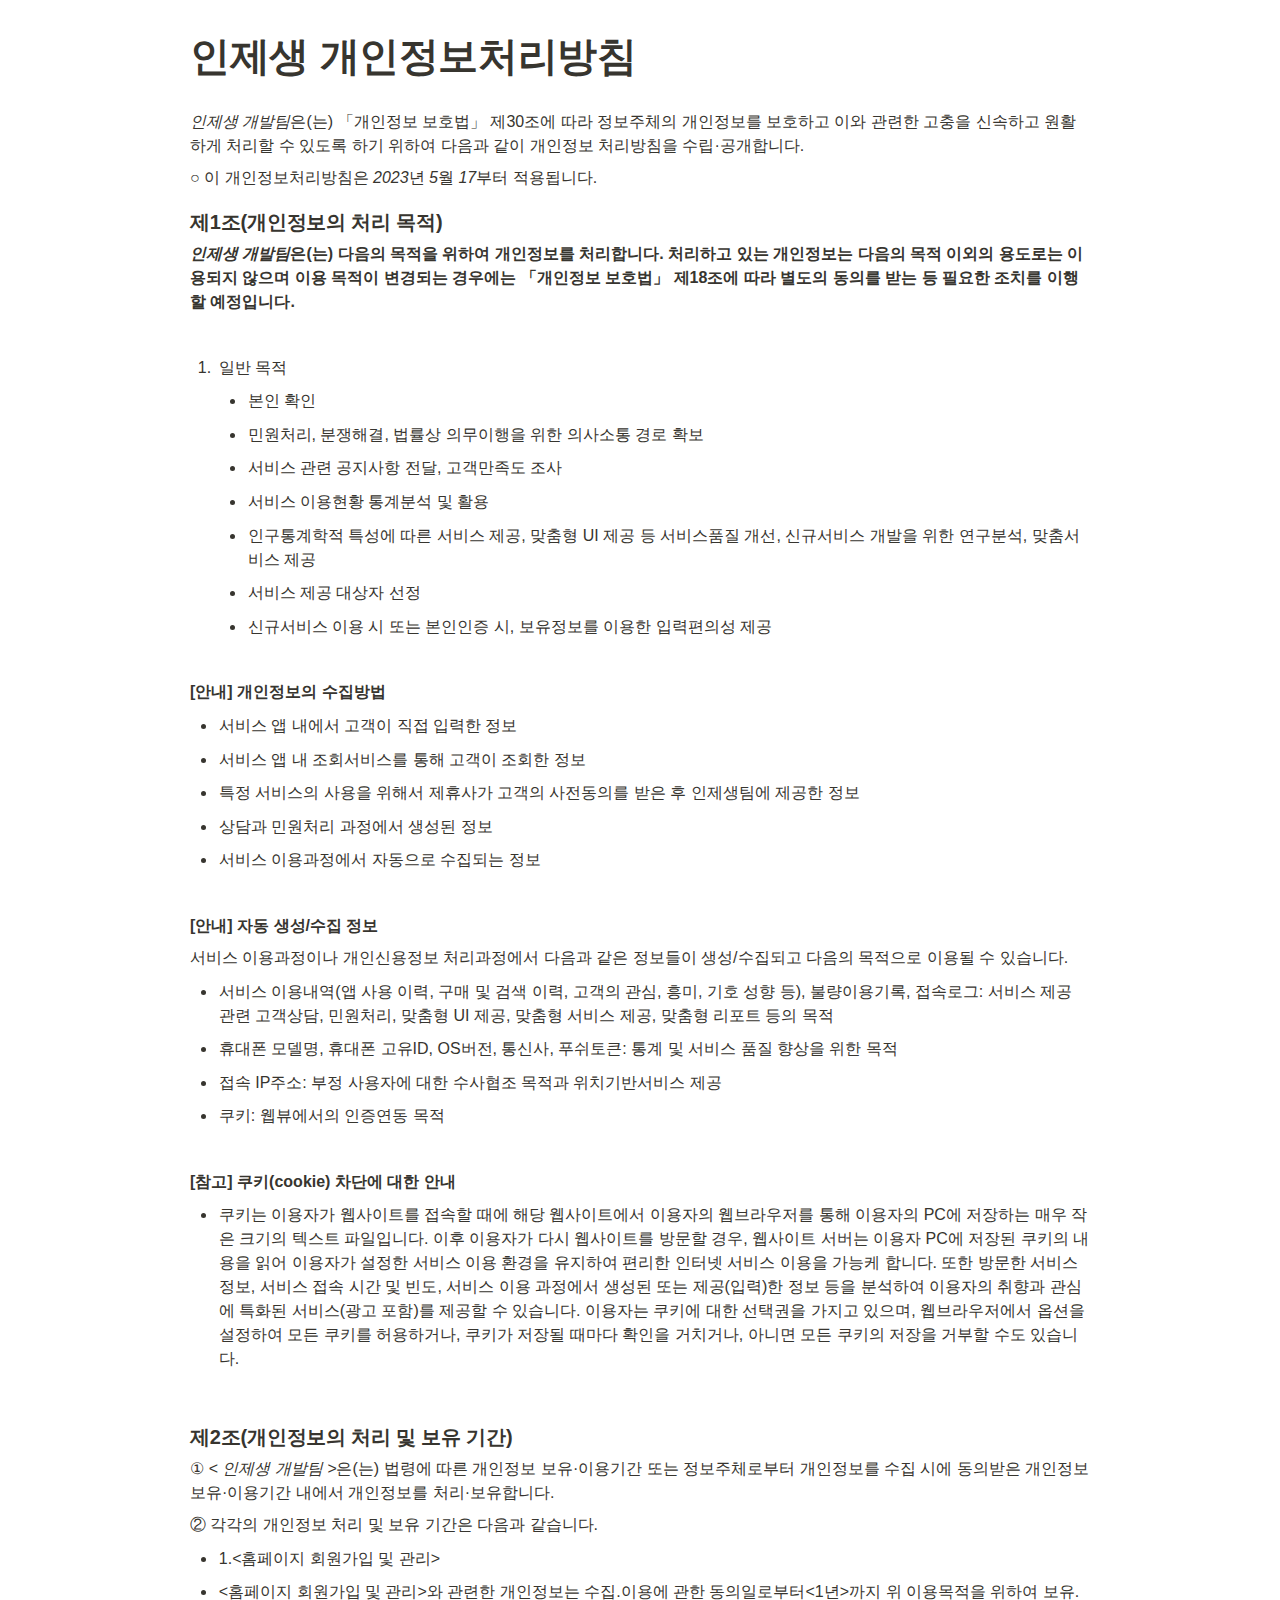
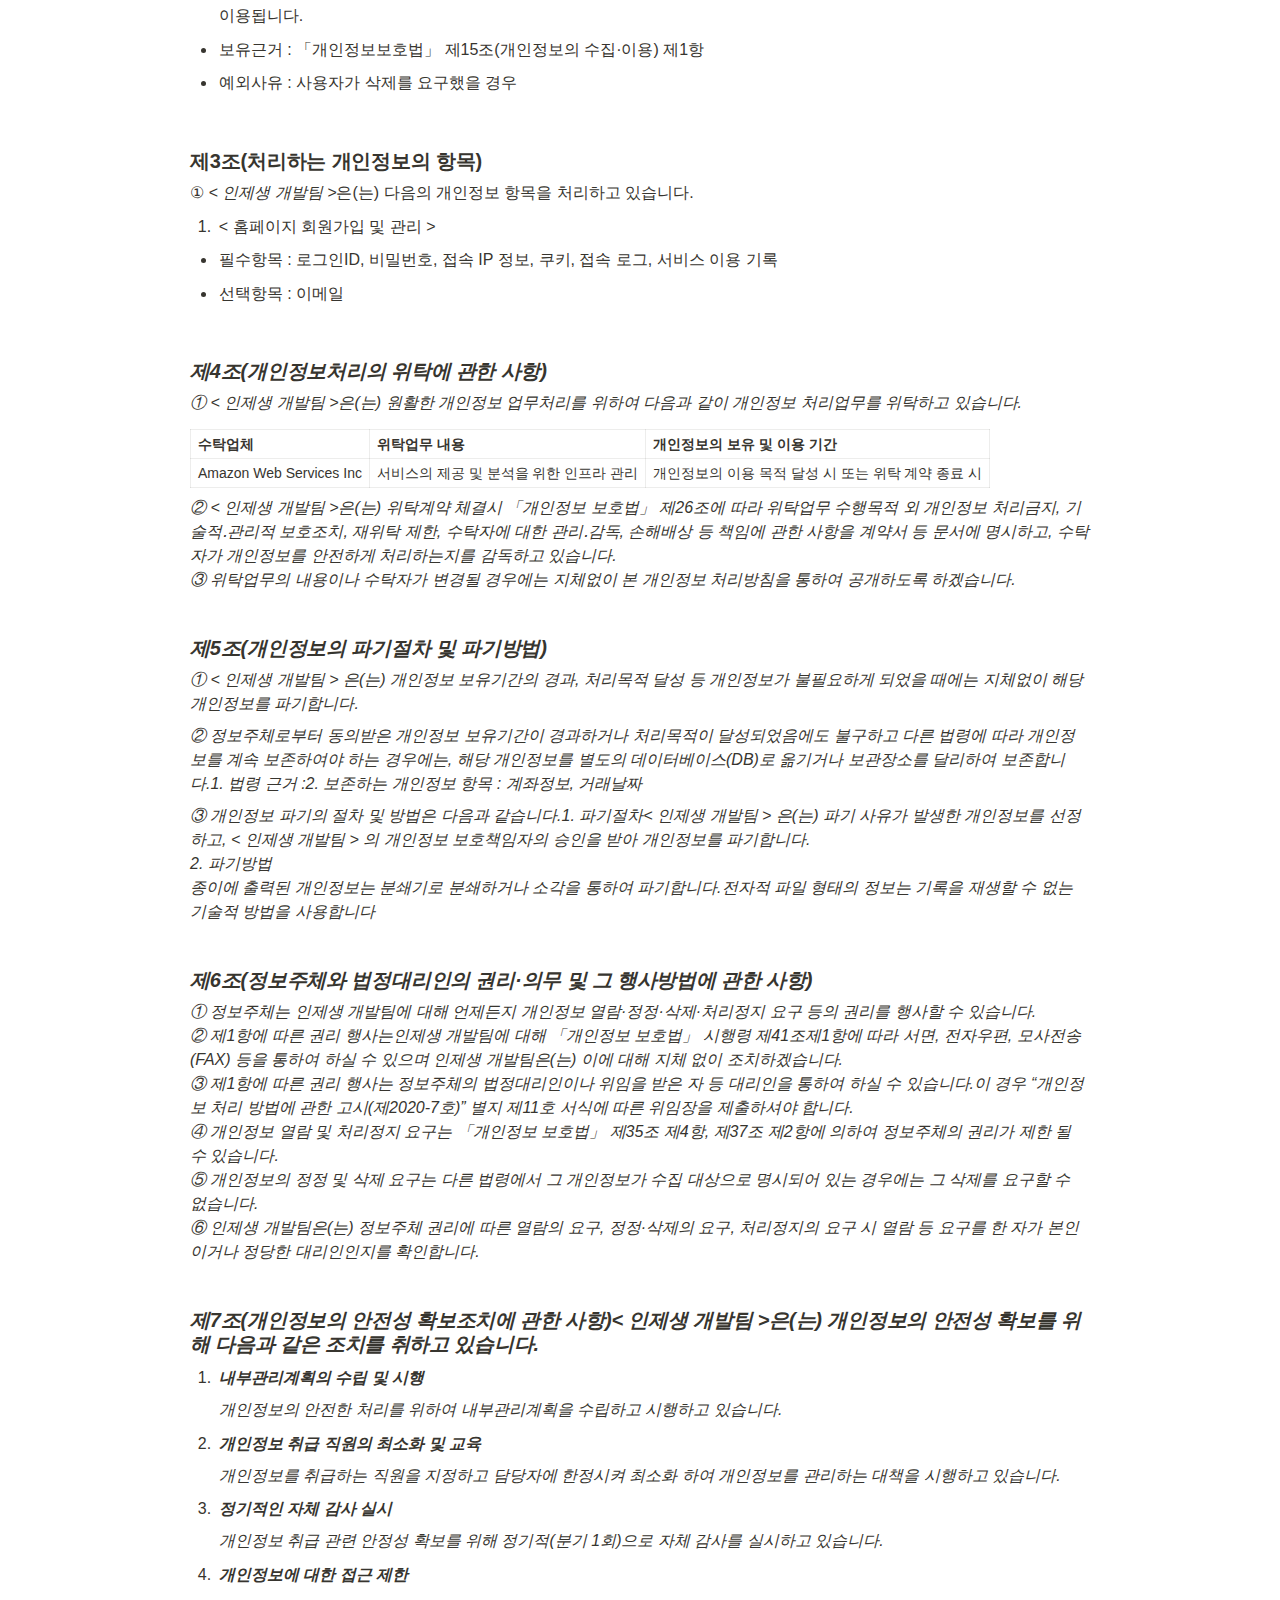
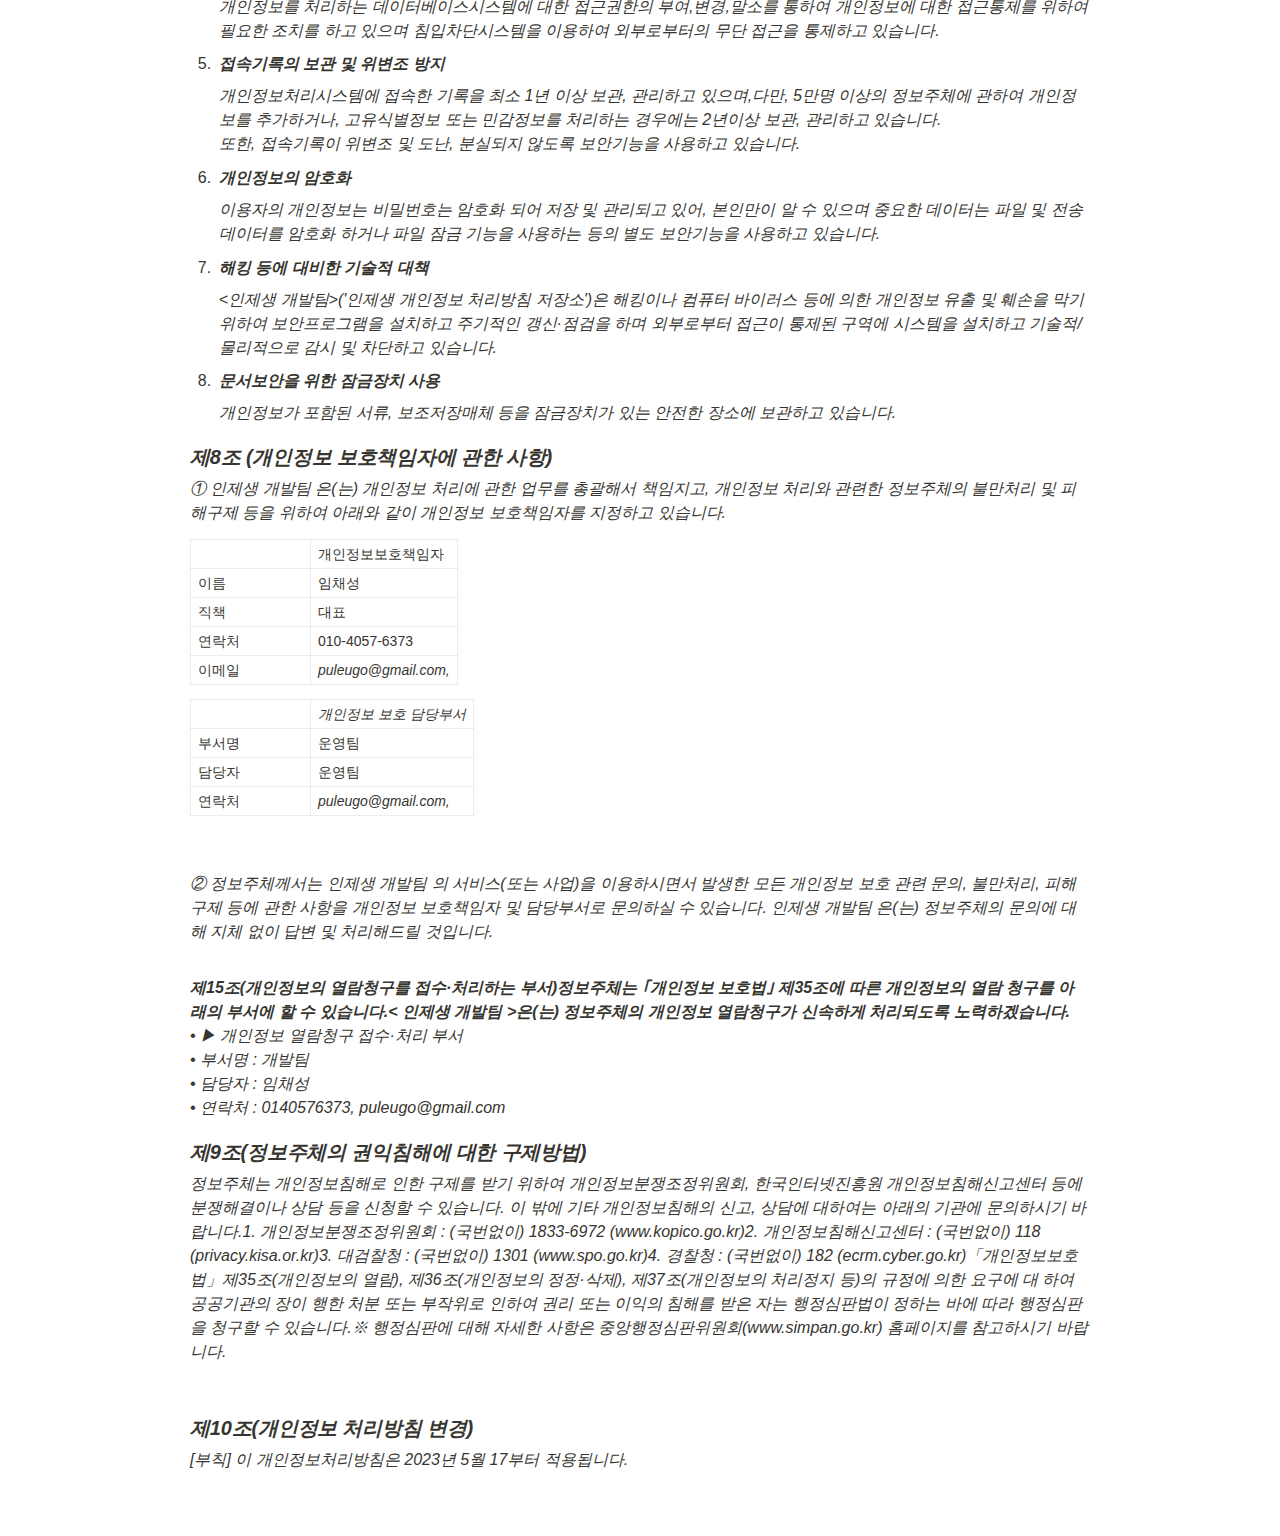
<file: policy/ijs.html>
<html><head><meta http-equiv="Content-Type" content="text/html; charset=utf-8"/><title>인제생 개인정보처리방침</title><style>
/* cspell:disable-file */
/* webkit printing magic: print all background colors */
html {
	-webkit-print-color-adjust: exact;
}
* {
	box-sizing: border-box;
	-webkit-print-color-adjust: exact;
}

html,
body {
	margin: 0;
	padding: 0;

}
@media only screen {
	body {
		margin: 2em auto;
		max-width: 900px;
		color: rgb(55, 53, 47);
	}
}

body {
	line-height: 1.5;
	white-space: pre-wrap;
}

a,
a.visited {
	color: inherit;
	text-decoration: underline;
}

.pdf-relative-link-path {
	font-size: 80%;
	color: #444;
}

h1,
h2,
h3 {
	letter-spacing: -0.01em;
	line-height: 1.2;
	font-weight: 600;
	margin-bottom: 0;
}

.page-title {
	font-size: 2.5rem;
	font-weight: 700;
	margin-top: 0;
	margin-bottom: 0.75em;
}

h1 {
	font-size: 1.875rem;
	margin-top: 1.875rem;
}

h2 {
	font-size: 1.5rem;
	margin-top: 1.5rem;
}

h3 {
	font-size: 1.25rem;
	margin-top: 1.25rem;
}

.source {
	border: 1px solid #ddd;
	border-radius: 3px;
	padding: 1.5em;
	word-break: break-all;
}

.callout {
	border-radius: 3px;
	padding: 1rem;
}

figure {
	margin: 1.25em 0;
	page-break-inside: avoid;
}

figcaption {
	opacity: 0.5;
	font-size: 85%;
	margin-top: 0.5em;
}

mark {
	background-color: transparent;
}

.indented {
	padding-left: 1.5em;
}

hr {
	background: transparent;
	display: block;
	width: 100%;
	height: 1px;
	visibility: visible;
	border: none;
	border-bottom: 1px solid rgba(55, 53, 47, 0.09);
}

img {
	max-width: 100%;
}

@media only print {
	img {
		max-height: 100vh;
		object-fit: contain;
	}
}

@page {
	margin: 1in;
}

.collection-content {
	font-size: 0.875rem;
}

.column-list {
	display: flex;
	justify-content: space-between;
}

.column {
	padding: 0 1em;
}

.column:first-child {
	padding-left: 0;
}

.column:last-child {
	padding-right: 0;
}

.table_of_contents-item {
	display: block;
	font-size: 0.875rem;
	line-height: 1.3;
	padding: 0.125rem;
}

.table_of_contents-indent-1 {
	margin-left: 1.5rem;
}

.table_of_contents-indent-2 {
	margin-left: 3rem;
}

.table_of_contents-indent-3 {
	margin-left: 4.5rem;
}

.table_of_contents-link {
	text-decoration: none;
	opacity: 0.7;
	border-bottom: 1px solid rgba(55, 53, 47, 0.18);
}

table,
th,
td {
	border: 1px solid rgba(55, 53, 47, 0.09);
	border-collapse: collapse;
}

table {
	border-left: none;
	border-right: none;
}

th,
td {
	font-weight: normal;
	padding: 0.25em 0.5em;
	line-height: 1.5;
	min-height: 1.5em;
	text-align: left;
}

th {
	color: rgba(55, 53, 47, 0.6);
}

ol,
ul {
	margin: 0;
	margin-block-start: 0.6em;
	margin-block-end: 0.6em;
}

li > ol:first-child,
li > ul:first-child {
	margin-block-start: 0.6em;
}

ul > li {
	list-style: disc;
}

ul.to-do-list {
	padding-inline-start: 0;
}

ul.to-do-list > li {
	list-style: none;
}

.to-do-children-checked {
	text-decoration: line-through;
	opacity: 0.375;
}

ul.toggle > li {
	list-style: none;
}

ul {
	padding-inline-start: 1.7em;
}

ul > li {
	padding-left: 0.1em;
}

ol {
	padding-inline-start: 1.6em;
}

ol > li {
	padding-left: 0.2em;
}

.mono ol {
	padding-inline-start: 2em;
}

.mono ol > li {
	text-indent: -0.4em;
}

.toggle {
	padding-inline-start: 0em;
	list-style-type: none;
}

/* Indent toggle children */
.toggle > li > details {
	padding-left: 1.7em;
}

.toggle > li > details > summary {
	margin-left: -1.1em;
}

.selected-value {
	display: inline-block;
	padding: 0 0.5em;
	background: rgba(206, 205, 202, 0.5);
	border-radius: 3px;
	margin-right: 0.5em;
	margin-top: 0.3em;
	margin-bottom: 0.3em;
	white-space: nowrap;
}

.collection-title {
	display: inline-block;
	margin-right: 1em;
}

.simple-table {
	margin-top: 1em;
	font-size: 0.875rem;
	empty-cells: show;
}
.simple-table td {
	height: 29px;
	min-width: 120px;
}

.simple-table th {
	height: 29px;
	min-width: 120px;
}

.simple-table-header-color {
	background: rgb(247, 246, 243);
	color: black;
}
.simple-table-header {
	font-weight: 500;
}

time {
	opacity: 0.5;
}

.icon {
	display: inline-block;
	max-width: 1.2em;
	max-height: 1.2em;
	text-decoration: none;
	vertical-align: text-bottom;
	margin-right: 0.5em;
}

img.icon {
	border-radius: 3px;
}

.user-icon {
	width: 1.5em;
	height: 1.5em;
	border-radius: 100%;
	margin-right: 0.5rem;
}

.user-icon-inner {
	font-size: 0.8em;
}

.text-icon {
	border: 1px solid #000;
	text-align: center;
}

.page-cover-image {
	display: block;
	object-fit: cover;
	width: 100%;
	max-height: 30vh;
}

.page-header-icon {
	font-size: 3rem;
	margin-bottom: 1rem;
}

.page-header-icon-with-cover {
	margin-top: -0.72em;
	margin-left: 0.07em;
}

.page-header-icon img {
	border-radius: 3px;
}

.link-to-page {
	margin: 1em 0;
	padding: 0;
	border: none;
	font-weight: 500;
}

p > .user {
	opacity: 0.5;
}

td > .user,
td > time {
	white-space: nowrap;
}

input[type="checkbox"] {
	transform: scale(1.5);
	margin-right: 0.6em;
	vertical-align: middle;
}

p {
	margin-top: 0.5em;
	margin-bottom: 0.5em;
}

.image {
	border: none;
	margin: 1.5em 0;
	padding: 0;
	border-radius: 0;
	text-align: center;
}

.code,
code {
	background: rgba(135, 131, 120, 0.15);
	border-radius: 3px;
	padding: 0.2em 0.4em;
	border-radius: 3px;
	font-size: 85%;
	tab-size: 2;
}

code {
	color: #eb5757;
}

.code {
	padding: 1.5em 1em;
}

.code-wrap {
	white-space: pre-wrap;
	word-break: break-all;
}

.code > code {
	background: none;
	padding: 0;
	font-size: 100%;
	color: inherit;
}

blockquote {
	font-size: 1.25em;
	margin: 1em 0;
	padding-left: 1em;
	border-left: 3px solid rgb(55, 53, 47);
}

.bookmark {
	text-decoration: none;
	max-height: 8em;
	padding: 0;
	display: flex;
	width: 100%;
	align-items: stretch;
}

.bookmark-title {
	font-size: 0.85em;
	overflow: hidden;
	text-overflow: ellipsis;
	height: 1.75em;
	white-space: nowrap;
}

.bookmark-text {
	display: flex;
	flex-direction: column;
}

.bookmark-info {
	flex: 4 1 180px;
	padding: 12px 14px 14px;
	display: flex;
	flex-direction: column;
	justify-content: space-between;
}

.bookmark-image {
	width: 33%;
	flex: 1 1 180px;
	display: block;
	position: relative;
	object-fit: cover;
	border-radius: 1px;
}

.bookmark-description {
	color: rgba(55, 53, 47, 0.6);
	font-size: 0.75em;
	overflow: hidden;
	max-height: 4.5em;
	word-break: break-word;
}

.bookmark-href {
	font-size: 0.75em;
	margin-top: 0.25em;
}

.sans { font-family: ui-sans-serif, -apple-system, BlinkMacSystemFont, "Segoe UI", Helvetica, "Apple Color Emoji", Arial, sans-serif, "Segoe UI Emoji", "Segoe UI Symbol"; }
.code { font-family: "SFMono-Regular", Menlo, Consolas, "PT Mono", "Liberation Mono", Courier, monospace; }
.serif { font-family: Lyon-Text, Georgia, ui-serif, serif; }
.mono { font-family: iawriter-mono, Nitti, Menlo, Courier, monospace; }
.pdf .sans { font-family: Inter, ui-sans-serif, -apple-system, BlinkMacSystemFont, "Segoe UI", Helvetica, "Apple Color Emoji", Arial, sans-serif, "Segoe UI Emoji", "Segoe UI Symbol", 'Twemoji', 'Noto Color Emoji', 'Noto Sans CJK JP'; }
.pdf:lang(zh-CN) .sans { font-family: Inter, ui-sans-serif, -apple-system, BlinkMacSystemFont, "Segoe UI", Helvetica, "Apple Color Emoji", Arial, sans-serif, "Segoe UI Emoji", "Segoe UI Symbol", 'Twemoji', 'Noto Color Emoji', 'Noto Sans CJK SC'; }
.pdf:lang(zh-TW) .sans { font-family: Inter, ui-sans-serif, -apple-system, BlinkMacSystemFont, "Segoe UI", Helvetica, "Apple Color Emoji", Arial, sans-serif, "Segoe UI Emoji", "Segoe UI Symbol", 'Twemoji', 'Noto Color Emoji', 'Noto Sans CJK TC'; }
.pdf:lang(ko-KR) .sans { font-family: Inter, ui-sans-serif, -apple-system, BlinkMacSystemFont, "Segoe UI", Helvetica, "Apple Color Emoji", Arial, sans-serif, "Segoe UI Emoji", "Segoe UI Symbol", 'Twemoji', 'Noto Color Emoji', 'Noto Sans CJK KR'; }
.pdf .code { font-family: Source Code Pro, "SFMono-Regular", Menlo, Consolas, "PT Mono", "Liberation Mono", Courier, monospace, 'Twemoji', 'Noto Color Emoji', 'Noto Sans Mono CJK JP'; }
.pdf:lang(zh-CN) .code { font-family: Source Code Pro, "SFMono-Regular", Menlo, Consolas, "PT Mono", "Liberation Mono", Courier, monospace, 'Twemoji', 'Noto Color Emoji', 'Noto Sans Mono CJK SC'; }
.pdf:lang(zh-TW) .code { font-family: Source Code Pro, "SFMono-Regular", Menlo, Consolas, "PT Mono", "Liberation Mono", Courier, monospace, 'Twemoji', 'Noto Color Emoji', 'Noto Sans Mono CJK TC'; }
.pdf:lang(ko-KR) .code { font-family: Source Code Pro, "SFMono-Regular", Menlo, Consolas, "PT Mono", "Liberation Mono", Courier, monospace, 'Twemoji', 'Noto Color Emoji', 'Noto Sans Mono CJK KR'; }
.pdf .serif { font-family: PT Serif, Lyon-Text, Georgia, ui-serif, serif, 'Twemoji', 'Noto Color Emoji', 'Noto Serif CJK JP'; }
.pdf:lang(zh-CN) .serif { font-family: PT Serif, Lyon-Text, Georgia, ui-serif, serif, 'Twemoji', 'Noto Color Emoji', 'Noto Serif CJK SC'; }
.pdf:lang(zh-TW) .serif { font-family: PT Serif, Lyon-Text, Georgia, ui-serif, serif, 'Twemoji', 'Noto Color Emoji', 'Noto Serif CJK TC'; }
.pdf:lang(ko-KR) .serif { font-family: PT Serif, Lyon-Text, Georgia, ui-serif, serif, 'Twemoji', 'Noto Color Emoji', 'Noto Serif CJK KR'; }
.pdf .mono { font-family: PT Mono, iawriter-mono, Nitti, Menlo, Courier, monospace, 'Twemoji', 'Noto Color Emoji', 'Noto Sans Mono CJK JP'; }
.pdf:lang(zh-CN) .mono { font-family: PT Mono, iawriter-mono, Nitti, Menlo, Courier, monospace, 'Twemoji', 'Noto Color Emoji', 'Noto Sans Mono CJK SC'; }
.pdf:lang(zh-TW) .mono { font-family: PT Mono, iawriter-mono, Nitti, Menlo, Courier, monospace, 'Twemoji', 'Noto Color Emoji', 'Noto Sans Mono CJK TC'; }
.pdf:lang(ko-KR) .mono { font-family: PT Mono, iawriter-mono, Nitti, Menlo, Courier, monospace, 'Twemoji', 'Noto Color Emoji', 'Noto Sans Mono CJK KR'; }
.highlight-default {
	color: rgba(55, 53, 47, 1);
}
.highlight-gray {
	color: rgba(120, 119, 116, 1);
	fill: rgba(120, 119, 116, 1);
}
.highlight-brown {
	color: rgba(159, 107, 83, 1);
	fill: rgba(159, 107, 83, 1);
}
.highlight-orange {
	color: rgba(217, 115, 13, 1);
	fill: rgba(217, 115, 13, 1);
}
.highlight-yellow {
	color: rgba(203, 145, 47, 1);
	fill: rgba(203, 145, 47, 1);
}
.highlight-teal {
	color: rgba(68, 131, 97, 1);
	fill: rgba(68, 131, 97, 1);
}
.highlight-blue {
	color: rgba(51, 126, 169, 1);
	fill: rgba(51, 126, 169, 1);
}
.highlight-purple {
	color: rgba(144, 101, 176, 1);
	fill: rgba(144, 101, 176, 1);
}
.highlight-pink {
	color: rgba(193, 76, 138, 1);
	fill: rgba(193, 76, 138, 1);
}
.highlight-red {
	color: rgba(212, 76, 71, 1);
	fill: rgba(212, 76, 71, 1);
}
.highlight-gray_background {
	background: rgba(241, 241, 239, 1);
}
.highlight-brown_background {
	background: rgba(244, 238, 238, 1);
}
.highlight-orange_background {
	background: rgba(251, 236, 221, 1);
}
.highlight-yellow_background {
	background: rgba(251, 243, 219, 1);
}
.highlight-teal_background {
	background: rgba(237, 243, 236, 1);
}
.highlight-blue_background {
	background: rgba(231, 243, 248, 1);
}
.highlight-purple_background {
	background: rgba(244, 240, 247, 0.8);
}
.highlight-pink_background {
	background: rgba(249, 238, 243, 0.8);
}
.highlight-red_background {
	background: rgba(253, 235, 236, 1);
}
.block-color-default {
	color: inherit;
	fill: inherit;
}
.block-color-gray {
	color: rgba(120, 119, 116, 1);
	fill: rgba(120, 119, 116, 1);
}
.block-color-brown {
	color: rgba(159, 107, 83, 1);
	fill: rgba(159, 107, 83, 1);
}
.block-color-orange {
	color: rgba(217, 115, 13, 1);
	fill: rgba(217, 115, 13, 1);
}
.block-color-yellow {
	color: rgba(203, 145, 47, 1);
	fill: rgba(203, 145, 47, 1);
}
.block-color-teal {
	color: rgba(68, 131, 97, 1);
	fill: rgba(68, 131, 97, 1);
}
.block-color-blue {
	color: rgba(51, 126, 169, 1);
	fill: rgba(51, 126, 169, 1);
}
.block-color-purple {
	color: rgba(144, 101, 176, 1);
	fill: rgba(144, 101, 176, 1);
}
.block-color-pink {
	color: rgba(193, 76, 138, 1);
	fill: rgba(193, 76, 138, 1);
}
.block-color-red {
	color: rgba(212, 76, 71, 1);
	fill: rgba(212, 76, 71, 1);
}
.block-color-gray_background {
	background: rgba(241, 241, 239, 1);
}
.block-color-brown_background {
	background: rgba(244, 238, 238, 1);
}
.block-color-orange_background {
	background: rgba(251, 236, 221, 1);
}
.block-color-yellow_background {
	background: rgba(251, 243, 219, 1);
}
.block-color-teal_background {
	background: rgba(237, 243, 236, 1);
}
.block-color-blue_background {
	background: rgba(231, 243, 248, 1);
}
.block-color-purple_background {
	background: rgba(244, 240, 247, 0.8);
}
.block-color-pink_background {
	background: rgba(249, 238, 243, 0.8);
}
.block-color-red_background {
	background: rgba(253, 235, 236, 1);
}
.select-value-color-pink { background-color: rgba(245, 224, 233, 1); }
.select-value-color-purple { background-color: rgba(232, 222, 238, 1); }
.select-value-color-green { background-color: rgba(219, 237, 219, 1); }
.select-value-color-gray { background-color: rgba(227, 226, 224, 1); }
.select-value-color-translucentGray { background-color: rgba(255, 255, 255, 0.0375); }
.select-value-color-orange { background-color: rgba(250, 222, 201, 1); }
.select-value-color-brown { background-color: rgba(238, 224, 218, 1); }
.select-value-color-red { background-color: rgba(255, 226, 221, 1); }
.select-value-color-yellow { background-color: rgba(253, 236, 200, 1); }
.select-value-color-blue { background-color: rgba(211, 229, 239, 1); }

.checkbox {
	display: inline-flex;
	vertical-align: text-bottom;
	width: 16;
	height: 16;
	background-size: 16px;
	margin-left: 2px;
	margin-right: 5px;
}

.checkbox-on {
	background-image: url("data:image/svg+xml;charset=UTF-8,%3Csvg%20width%3D%2216%22%20height%3D%2216%22%20viewBox%3D%220%200%2016%2016%22%20fill%3D%22none%22%20xmlns%3D%22http%3A%2F%2Fwww.w3.org%2F2000%2Fsvg%22%3E%0A%3Crect%20width%3D%2216%22%20height%3D%2216%22%20fill%3D%22%2358A9D7%22%2F%3E%0A%3Cpath%20d%3D%22M6.71429%2012.2852L14%204.9995L12.7143%203.71436L6.71429%209.71378L3.28571%206.2831L2%207.57092L6.71429%2012.2852Z%22%20fill%3D%22white%22%2F%3E%0A%3C%2Fsvg%3E");
}

.checkbox-off {
	background-image: url("data:image/svg+xml;charset=UTF-8,%3Csvg%20width%3D%2216%22%20height%3D%2216%22%20viewBox%3D%220%200%2016%2016%22%20fill%3D%22none%22%20xmlns%3D%22http%3A%2F%2Fwww.w3.org%2F2000%2Fsvg%22%3E%0A%3Crect%20x%3D%220.75%22%20y%3D%220.75%22%20width%3D%2214.5%22%20height%3D%2214.5%22%20fill%3D%22white%22%20stroke%3D%22%2336352F%22%20stroke-width%3D%221.5%22%2F%3E%0A%3C%2Fsvg%3E");
}
	
</style></head><body><article id="ebad4771-54a1-4a27-ac70-512ba4ea866a" class="page sans"><header><h1 class="page-title">인제생 개인정보처리방침</h1></header><div class="page-body"><p id="7074005a-7113-4bef-8cb8-af8737518efa" class=""><em>인제생 개발팀</em>은(는) 「개인정보 보호법」 제30조에 따라 정보주체의 개인정보를 보호하고 이와 관련한 고충을 신속하고 원활하게 처리할 수 있도록 하기 위하여 다음과 같이 개인정보 처리방침을 수립·공개합니다.</p><p id="48a7d6ce-2629-44a7-b488-bcbe989fea6e" class="">○ 이 개인정보처리방침은 <em>2023</em>년 <em>5</em>월 <em>17</em>부터 적용됩니다.</p><h3 id="53732947-b566-4c2e-88a2-7a63216aa1d2" class=""><strong>제1조(개인정보의 처리 목적)</strong></h3><p id="c788f3ae-6c5d-4a81-8c80-2884a48159e9" class=""><em><strong>인제생 개발팀</strong></em><strong>은(는) 다음의 목적을 위하여 개인정보를 처리합니다. 처리하고 있는 개인정보는 다음의 목적 이외의 용도로는 이용되지 않으며 이용 목적이 변경되는 경우에는 「개인정보 보호법」 제18조에 따라 별도의 동의를 받는 등 필요한 조치를 이행할 예정입니다.</strong></p><p id="14b5df3a-097f-4c00-a71a-249b08fc9f91" class="">
</p><ol type="1" id="aaed42af-562c-472d-b39c-e20b0085f062" class="numbered-list" start="1"><li>일반 목적<ul id="ed41421b-504a-407f-8840-3bb3d703e004" class="bulleted-list"><li style="list-style-type:disc">본인 확인</li></ul><ul id="58c00051-764f-4468-becb-a672a3ac0b1c" class="bulleted-list"><li style="list-style-type:disc">민원처리, 분쟁해결, 법률상 의무이행을 위한 의사소통 경로 확보</li></ul><ul id="9cbc72ed-4780-479b-a111-ba7cc880f02c" class="bulleted-list"><li style="list-style-type:disc">서비스 관련 공지사항 전달, 고객만족도 조사</li></ul><ul id="d4f13493-5261-4537-a69c-937e0cf319d8" class="bulleted-list"><li style="list-style-type:disc">서비스 이용현황 통계분석 및 활용</li></ul><ul id="b62e0acc-75c1-48db-8fbf-0aabdd582459" class="bulleted-list"><li style="list-style-type:disc">인구통계학적 특성에 따른 서비스 제공, 맞춤형 UI 제공 등 서비스품질 개선, 신규서비스 개발을 위한 연구분석, 맞춤서비스 제공</li></ul><ul id="1bfc0922-2dac-48d7-a24f-c992ee75a95c" class="bulleted-list"><li style="list-style-type:disc">서비스 제공 대상자 선정</li></ul><ul id="9e4faac2-9c9a-4208-babb-648c1fa5c251" class="bulleted-list"><li style="list-style-type:disc">신규서비스 이용 시 또는 본인인증 시, 보유정보를 이용한 입력편의성 제공</li></ul></li></ol><p id="39b51afe-bfe3-4c98-b04b-999c52f0f9a9" class="">
</p><p id="e2559395-538f-4f86-bba9-01314245a2d6" class=""><strong>[안내] 개인정보의 수집방법</strong></p><ul id="f966df2d-6587-466f-96e7-73d192cb965b" class="bulleted-list"><li style="list-style-type:disc">서비스 앱 내에서 고객이 직접 입력한 정보</li></ul><ul id="42b2747f-9315-4f80-89e1-864ec0267d1b" class="bulleted-list"><li style="list-style-type:disc">서비스 앱 내 조회서비스를 통해 고객이 조회한 정보</li></ul><ul id="00f1471e-8f1c-48a2-8b65-1986981fca37" class="bulleted-list"><li style="list-style-type:disc">특정 서비스의 사용을 위해서 제휴사가 고객의 사전동의를 받은 후 인제생팀에 제공한 정보</li></ul><ul id="f3c3c55f-f072-4df3-9553-e6de407e9da6" class="bulleted-list"><li style="list-style-type:disc">상담과 민원처리 과정에서 생성된 정보</li></ul><ul id="3a623f2a-03d4-484b-b40a-a1ec19b34a4d" class="bulleted-list"><li style="list-style-type:disc">서비스 이용과정에서 자동으로 수집되는 정보</li></ul><p id="06830bf6-292d-4595-bf1f-e56b0493be1e" class="">
</p><p id="fb6b361b-15c5-484e-a664-4ec8054fe207" class=""><strong>[안내] 자동 생성/수집 정보</strong></p><p id="c71a0a59-a392-46da-8c98-9eb5f9dbf5f4" class="">서비스 이용과정이나 개인신용정보 처리과정에서 다음과 같은 정보들이 생성/수집되고 다음의 목적으로 이용될 수 있습니다.</p><ul id="e6eadc59-865a-46fe-93cf-29ac79a66110" class="bulleted-list"><li style="list-style-type:disc">서비스 이용내역(앱 사용 이력, 구매 및 검색 이력, 고객의 관심, 흥미, 기호 성향 등), 불량이용기록, 접속로그: 서비스 제공 관련 고객상담, 민원처리, 맞춤형 UI 제공, 맞춤형 서비스 제공, 맞춤형 리포트 등의 목적</li></ul><ul id="e23cca21-4655-4ce9-bf49-97cfb9d5f459" class="bulleted-list"><li style="list-style-type:disc">휴대폰 모델명, 휴대폰 고유ID, OS버전, 통신사, 푸쉬토큰: 통계 및 서비스 품질 향상을 위한 목적</li></ul><ul id="40e868ca-0b96-4c91-987b-b78cf6b96c54" class="bulleted-list"><li style="list-style-type:disc">접속 IP주소: 부정 사용자에 대한 수사협조 목적과 위치기반서비스 제공</li></ul><ul id="d6ec5072-a846-43ab-adc8-8308d5fcea78" class="bulleted-list"><li style="list-style-type:disc">쿠키: 웹뷰에서의 인증연동 목적</li></ul><p id="5ba3f47c-835d-45cf-8044-2078434f18b1" class="">
</p><p id="a97d0bc5-84b2-445a-a3af-dc5741024b02" class=""><strong>[참고] 쿠키(cookie) 차단에 대한 안내</strong></p><ul id="2069e982-d4fc-49bd-9a70-6238614d62fb" class="bulleted-list"><li style="list-style-type:disc">쿠키는 이용자가 웹사이트를 접속할 때에 해당 웹사이트에서 이용자의 웹브라우저를 통해 이용자의 PC에 저장하는 매우 작은 크기의 텍스트 파일입니다. 이후 이용자가 다시 웹사이트를 방문할 경우, 웹사이트 서버는 이용자 PC에 저장된 쿠키의 내용을 읽어 이용자가 설정한 서비스 이용 환경을 유지하여 편리한 인터넷 서비스 이용을 가능케 합니다. 또한 방문한 서비스 정보, 서비스 접속 시간 및 빈도, 서비스 이용 과정에서 생성된 또는 제공(입력)한 정보 등을 분석하여 이용자의 취향과 관심에 특화된 서비스(광고 포함)를 제공할 수 있습니다. 이용자는 쿠키에 대한 선택권을 가지고 있으며, 웹브라우저에서 옵션을 설정하여 모든 쿠키를 허용하거나, 쿠키가 저장될 때마다 확인을 거치거나, 아니면 모든 쿠키의 저장을 거부할 수도 있습니다.</li></ul><p id="0b3caeb3-4e3a-4ac1-9a9a-0ca94a86e945" class="">
</p><h3 id="844b424b-6b7b-48e4-a70f-c1df33a33687" class=""><strong>제2조(개인정보의 처리 및 보유 기간)</strong></h3><p id="ede7ebc9-5428-403e-9c8a-1034876bc4f5" class="">① <em>&lt; 인제생 개발팀 &gt;</em>은(는) 법령에 따른 개인정보 보유·이용기간 또는 정보주체로부터 개인정보를 수집 시에 동의받은 개인정보 보유·이용기간 내에서 개인정보를 처리·보유합니다.</p><p id="c6058ae2-49cd-478e-89e9-2ef1a034cb01" class="">② 각각의 개인정보 처리 및 보유 기간은 다음과 같습니다.</p><ul id="40678256-1f46-4147-bbce-c8d92676eab7" class="bulleted-list"><li style="list-style-type:disc">1.&lt;홈페이지 회원가입 및 관리&gt;</li></ul><ul id="7bb7a36b-55c7-4774-980b-ec3be8b45ef2" class="bulleted-list"><li style="list-style-type:disc">&lt;홈페이지 회원가입 및 관리&gt;와 관련한 개인정보는 수집.이용에 관한 동의일로부터&lt;1년&gt;까지 위 이용목적을 위하여 보유.이용됩니다.</li></ul><ul id="17751d1a-dc58-4a70-af85-bcc6a440bc8e" class="bulleted-list"><li style="list-style-type:disc">보유근거 : 「개인정보보호법」 제15조(개인정보의 수집·이용) 제1항</li></ul><ul id="5922c5d4-bc9a-4dc8-b54d-665a8ae678da" class="bulleted-list"><li style="list-style-type:disc">예외사유 : 사용자가 삭제를 요구했을 경우</li></ul><p id="55d5f04b-590c-4ee5-83de-c4485ef0671b" class="">
</p><h3 id="2a689055-2619-4d54-a8bf-1ef155cc2e76" class=""><strong>제3조(처리하는 개인정보의 항목)</strong></h3><p id="9ad01eaa-d696-410f-a809-52b4cfa04bf9" class="">① <em>&lt; 인제생 개발팀 &gt;</em>은(는) 다음의 개인정보 항목을 처리하고 있습니다.</p><ol type="1" id="b98cbb18-4d89-42a8-92e8-bd569fd9bd53" class="numbered-list" start="1"><li>&lt; 홈페이지 회원가입 및 관리 &gt;</li></ol><ul id="2ce70cf9-2db2-46f0-9c5c-5d26ab10dee4" class="bulleted-list"><li style="list-style-type:disc">필수항목 : 로그인ID, 비밀번호, 접속 IP 정보, 쿠키, 접속 로그, 서비스 이용 기록</li></ul><ul id="cac58205-a8c4-4787-8e2e-63b166e34304" class="bulleted-list"><li style="list-style-type:disc">선택항목 : 이메일</li></ul><p id="0dc0768c-120a-4402-9d71-8d05715bc928" class="">
</p><h3 id="c489fa25-a919-4173-9068-50b7af627021" class=""><em></em><em><strong>제4조(개인정보처리의 위탁에 관한 사항)</strong></em></h3><p id="c12f0b98-5bf9-472f-ab3e-dde82cd798fc" class=""><em>① &lt; 인제생 개발팀 &gt;은(는) 원활한 개인정보 업무처리를 위하여 다음과 같이 개인정보 처리업무를 위탁하고 있습니다.</em></p><table id="21872f78-a3d5-4da3-8f1a-62e136b90599" class="simple-table"><tbody><tr id="8ffd3fce-fb4c-4b34-8dcc-a735a23479b7"><td id="y{VI" class=""><strong>수탁업체</strong></td><td id="MVL_" class=""><strong>위탁업무 내용</strong></td><td id="F]bW" class=""><strong>개인정보의 보유 및 이용 기간</strong></td></tr><tr id="0bb0fc1b-82b9-4990-ad1f-d9777eb69e27"><td id="y{VI" class="">Amazon Web Services Inc</td><td id="MVL_" class="">서비스의 제공 및 분석을 위한 인프라 관리</td><td id="F]bW" class="">개인정보의 이용 목적 달성 시 또는 위탁 계약 종료 시</td></tr></tbody></table><p id="334b5c1b-71c1-47ec-b17c-a1571a9953ec" class=""><em>② &lt; 인제생 개발팀 &gt;은(는) 위탁계약 체결시 「개인정보 보호법」 제26조에 따라 위탁업무 수행목적 외 개인정보 처리금지, 기술적․관리적 보호조치, 재위탁 제한, 수탁자에 대한 관리․감독, 손해배상 등 책임에 관한 사항을 계약서 등 문서에 명시하고, 수탁자가 개인정보를 안전하게 처리하는지를 감독하고 있습니다.
③ 위탁업무의 내용이나 수탁자가 변경될 경우에는 지체없이 본 개인정보 처리방침을 통하여 공개하도록 하겠습니다.</em></p><h3 id="ee9e96a0-465b-4e2b-bc5c-c7ace187f2e3" class=""><em>
</em><em><strong>제5조(개인정보의 파기절차 및 파기방법)</strong></em></h3><p id="f5f255b4-e746-4c9f-a4f9-0749526ed8c4" class=""><em>① &lt; 인제생 개발팀 &gt; 은(는) 개인정보 보유기간의 경과, 처리목적 달성 등 개인정보가 불필요하게 되었을 때에는 지체없이 해당 개인정보를 파기합니다.</em></p><p id="0d36d09a-bf95-40cc-a58e-0799101eaff8" class=""><em>② 정보주체로부터 동의받은 개인정보 보유기간이 경과하거나 처리목적이 달성되었음에도 불구하고 다른 법령에 따라 개인정보를 계속 보존하여야 하는 경우에는, 해당 개인정보를 별도의 데이터베이스(DB)로 옮기거나 보관장소를 달리하여 보존합니다.1. 법령 근거 :2. 보존하는 개인정보 항목 : 계좌정보, 거래날짜</em></p><p id="d993d42a-6053-4ef9-9627-579c952ff66b" class=""><em>③ 개인정보 파기의 절차 및 방법은 다음과 같습니다.1. 파기절차&lt; 인제생 개발팀 &gt; 은(는) 파기 사유가 발생한 개인정보를 선정하고, &lt; 인제생 개발팀 &gt; 의 개인정보 보호책임자의 승인을 받아 개인정보를 파기합니다.
2. 파기방법
종이에 출력된 개인정보는 분쇄기로 분쇄하거나 소각을 통하여 파기합니다.전자적 파일 형태의 정보는 기록을 재생할 수 없는 기술적 방법을 사용합니다</em></p><h3 id="76105b47-1fae-4c51-9aa7-f95e35f19bcd" class=""><em>
</em><em><strong>제6조(정보주체와 법정대리인의 권리·의무 및 그 행사방법에 관한 사항)</strong></em></h3><p id="385da4d6-0c0f-4617-8ab3-5fbe62f98f29" class=""><em>① 정보주체는 인제생 개발팀에 대해 언제든지 개인정보 열람·정정·삭제·처리정지 요구 등의 권리를 행사할 수 있습니다.
② 제1항에 따른 권리 행사는인제생 개발팀에 대해 「개인정보 보호법」 시행령 제41조제1항에 따라 서면, 전자우편, 모사전송(FAX) 등을 통하여 하실 수 있으며 인제생 개발팀은(는) 이에 대해 지체 없이 조치하겠습니다.
③ 제1항에 따른 권리 행사는 정보주체의 법정대리인이나 위임을 받은 자 등 대리인을 통하여 하실 수 있습니다.이 경우 “개인정보 처리 방법에 관한 고시(제2020-7호)” 별지 제11호 서식에 따른 위임장을 제출하셔야 합니다.
④ 개인정보 열람 및 처리정지 요구는 「개인정보 보호법」 제35조 제4항, 제37조 제2항에 의하여 정보주체의 권리가 제한 될 수 있습니다.
⑤ 개인정보의 정정 및 삭제 요구는 다른 법령에서 그 개인정보가 수집 대상으로 명시되어 있는 경우에는 그 삭제를 요구할 수 없습니다.
⑥ 인제생 개발팀은(는) 정보주체 권리에 따른 열람의 요구, 정정·삭제의 요구, 처리정지의 요구 시 열람 등 요구를 한 자가 본인이거나 정당한 대리인인지를 확인합니다.</em></p><h3 id="1c7887f7-194b-460b-b2d2-d82b8fde7c60" class=""><em>
</em><em><strong>제7조(개인정보의 안전성 확보조치에 관한 사항)&lt; 인제생 개발팀 &gt;은(는) 개인정보의 안전성 확보를 위해 다음과 같은 조치를 취하고 있습니다.</strong></em></h3><ol type="1" id="e2564dca-0747-42c8-9586-5aa300bb8e81" class="numbered-list" start="1"><li><strong><em>내부관리계획의 수립 및 시행</em></strong><p id="d0ddfd72-8bca-48c8-84aa-06cf6e8d3a10" class=""><em>개인정보의 안전한 처리를 위하여 내부관리계획을 수립하고 시행하고 있습니다.
</em></p></li></ol><ol type="1" id="d0c0cd68-1965-49a2-9ad7-6e1f17cda62d" class="numbered-list" start="2"><li><strong><em>개인정보 취급 직원의 최소화 및 교육</em></strong><p id="068f1cf3-10df-4db8-ba6c-0e3ea6f47087" class=""><em>개인정보를 취급하는 직원을 지정하고 담당자에 한정시켜 최소화 하여 개인정보를 관리하는 대책을 시행하고 있습니다.
</em></p></li></ol><ol type="1" id="e664d724-7ae8-45c5-8892-78d8d97d69d0" class="numbered-list" start="3"><li><strong><em>정기적인 자체 감사 실시</em></strong><p id="85c033b6-083e-4ea7-8366-01556207f93f" class=""><em>개인정보 취급 관련 안정성 확보를 위해 정기적(분기 1회)으로 자체 감사를 실시하고 있습니다.
</em></p></li></ol><ol type="1" id="87a626d1-5ece-4c12-b4e1-43a578b231b4" class="numbered-list" start="4"><li><strong><em>개인정보에 대한 접근 제한</em></strong><p id="cc15d1d6-115a-4751-b189-d32e4c2d698a" class=""><em>개인정보를 처리하는 데이터베이스시스템에 대한 접근권한의 부여,변경,말소를 통하여 개인정보에 대한 접근통제를 위하여 필요한 조치를 하고 있으며 침입차단시스템을 이용하여 외부로부터의 무단 접근을 통제하고 있습니다.
</em></p></li></ol><ol type="1" id="ad4cdfe3-fa57-442b-b2b9-d27f55b829ad" class="numbered-list" start="5"><li><strong><em>접속기록의 보관 및 위변조 방지</em></strong><p id="4d7bd268-92f3-4899-a0e2-4bb8069fdeca" class=""><em>개인정보처리시스템에 접속한 기록을 최소 1년 이상 보관, 관리하고 있으며,다만, 5만명 이상의 정보주체에 관하여 개인정보를 추가하거나, 고유식별정보 또는 민감정보를 처리하는 경우에는 2년이상 보관, 관리하고 있습니다.
또한, 접속기록이 위변조 및 도난, 분실되지 않도록 보안기능을 사용하고 있습니다.
</em></p></li></ol><ol type="1" id="d470847b-77c3-4a54-8315-a5664649de51" class="numbered-list" start="6"><li><strong><em>개인정보의 암호화</em></strong><p id="37be4290-2b65-46eb-8279-c674d7e06a4d" class=""><em>이용자의 개인정보는 비밀번호는 암호화 되어 저장 및 관리되고 있어, 본인만이 알 수 있으며 중요한 데이터는 파일 및 전송 데이터를 암호화 하거나 파일 잠금 기능을 사용하는 등의 별도 보안기능을 사용하고 있습니다.
</em></p></li></ol><ol type="1" id="dae5f291-d63b-48f7-8ff4-11ea1da5f38f" class="numbered-list" start="7"><li><strong><em>해킹 등에 대비한 기술적 대책</em></strong><p id="b8d7d536-fe66-43ee-a215-8d3039a67f0b" class=""><em>&lt;인제생 개발팀&gt;(&#x27;인제생 개인정보 처리방침 저장소&#x27;)은 해킹이나 컴퓨터 바이러스 등에 의한 개인정보 유출 및 훼손을 막기 위하여 보안프로그램을 설치하고 주기적인 갱신·점검을 하며 외부로부터 접근이 통제된 구역에 시스템을 설치하고 기술적/물리적으로 감시 및 차단하고 있습니다.
</em></p></li></ol><ol type="1" id="f297b227-f526-42b6-8803-5d8f23f0f1ba" class="numbered-list" start="8"><li><strong><em>문서보안을 위한 잠금장치 사용</em></strong><p id="f3754364-06bc-4570-9143-fcb8271553fc" class=""><em>개인정보가 포함된 서류, 보조저장매체 등을 잠금장치가 있는 안전한 장소에 보관하고 있습니다.
</em></p></li></ol><h3 id="139af795-b457-4673-9b4b-93eba2b926a0" class=""><em><strong>제8조 (개인정보 보호책임자에 관한 사항)</strong></em></h3><p id="fbe28c7e-2957-4d13-bf0d-eccdb5f5a53f" class=""><em>① 인제생 개발팀 은(는) 개인정보 처리에 관한 업무를 총괄해서 책임지고, 개인정보 처리와 관련한 정보주체의 불만처리 및 피해구제 등을 위하여 아래와 같이 개인정보 보호책임자를 지정하고 있습니다.</em></p><table id="4af3723f-0799-4237-822e-32c1cddc01ee" class="simple-table"><tbody><tr id="6601daee-d74f-4937-8b3e-f22efdfaedc9"><td id="|~p~" class=""></td><td id="BQPY" class="">개인정보보호책임자</td></tr><tr id="945bd821-33c4-4b73-8204-fa1d2c4ac035"><td id="|~p~" class="">이름</td><td id="BQPY" class="">임채성</td></tr><tr id="e0fed093-8345-4c57-ae7e-adcb30655b1c"><td id="|~p~" class="">직책</td><td id="BQPY" class="">대표</td></tr><tr id="5d9810d1-cb3f-42b1-9a83-d09273aa9580"><td id="|~p~" class="">연락처</td><td id="BQPY" class="">010-4057-6373</td></tr><tr id="865a5c83-2e67-4ca9-97ef-097c0224f146"><td id="|~p~" class="">이메일</td><td id="BQPY" class=""><em>puleugo@gmail.com,</em></td></tr></tbody></table><table id="81b0c216-9635-4eab-95d0-84135aa978be" class="simple-table"><tbody><tr id="4083f327-7b09-4b49-9027-20a0179d58e7"><td id="x~[;" class=""></td><td id="&gt;w~^" class=""><em>개인정보 보호 담당부서</em></td></tr><tr id="5c21e27a-782e-4766-bc06-f6d591667185"><td id="x~[;" class="">부서명</td><td id="&gt;w~^" class="">운영팀</td></tr><tr id="65ce39c4-2829-48c4-b1fa-a0bc11e0109a"><td id="x~[;" class="">담당자</td><td id="&gt;w~^" class="">운영팀</td></tr><tr id="d145dfb8-f1c8-4a0e-8212-4c42489836c6"><td id="x~[;" class="">연락처</td><td id="&gt;w~^" class=""><em>puleugo@gmail.com,</em></td></tr></tbody></table><p id="ebb08c36-f23c-4d01-87db-f88c75f9b371" class=""><em>

② 정보주체께서는 인제생 개발팀 의 서비스(또는 사업)을 이용하시면서 발생한 모든 개인정보 보호 관련 문의, 불만처리, 피해구제 등에 관한 사항을 개인정보 보호책임자 및 담당부서로 문의하실 수 있습니다. 인제생 개발팀 은(는) 정보주체의 문의에 대해 지체 없이 답변 및 처리해드릴 것입니다.</em></p><p id="7a5604ff-d09c-42d1-b331-c3e49bab3e74" class=""><em>
</em><em><strong>제15조(개인정보의 열람청구를 접수·처리하는 부서)정보주체는 ｢개인정보 보호법｣ 제35조에 따른 개인정보의 열람 청구를 아래의 부서에 할 수 있습니다.&lt; 인제생 개발팀 &gt;은(는) 정보주체의 개인정보 열람청구가 신속하게 처리되도록 노력하겠습니다.</strong></em><em>
• ▶ 개인정보 열람청구 접수·처리 부서
• 부서명 : 개발팀
• 담당자 : 임채성
• 연락처 : 0140576373, puleugo@gmail.com</em></p><h3 id="984264d1-ca55-4abc-8ef0-7210ce21eb3c" class=""><em><strong>제9조(정보주체의 권익침해에 대한 구제방법)</strong></em></h3><p id="919e1e83-2033-41f0-94c2-dfad125d7d5e" class=""><em>정보주체는 개인정보침해로 인한 구제를 받기 위하여 개인정보분쟁조정위원회, 한국인터넷진흥원 개인정보침해신고센터 등에 분쟁해결이나 상담 등을 신청할 수 있습니다. 이 밖에 기타 개인정보침해의 신고, 상담에 대하여는 아래의 기관에 문의하시기 바랍니다.1. 개인정보분쟁조정위원회 : (국번없이) 1833-6972 (www.kopico.go.kr)2. 개인정보침해신고센터 : (국번없이) 118 (privacy.kisa.or.kr)3. 대검찰청 : (국번없이) 1301 (www.spo.go.kr)4. 경찰청 : (국번없이) 182 (ecrm.cyber.go.kr)「개인정보보호법」제35조(개인정보의 열람), 제36조(개인정보의 정정·삭제), 제37조(개인정보의 처리정지 등)의 규정에 의한 요구에 대 하여 공공기관의 장이 행한 처분 또는 부작위로 인하여 권리 또는 이익의 침해를 받은 자는 행정심판법이 정하는 바에 따라 행정심판을 청구할 수 있습니다.※ 행정심판에 대해 자세한 사항은 중앙행정심판위원회(www.simpan.go.kr) 홈페이지를 참고하시기 바랍니다.</em><div class="indented"><p id="fd1f92e8-d22a-4738-ba35-9a8645ecd07a" class="">
</p></div></p><h3 id="79df45dc-9011-4e7e-87e9-49e8c696873d" class=""><em><strong>제10조(개인정보 처리방침 변경)</strong></em></h3><p id="57081cca-d152-4a05-8296-228da9736a61" class=""><em>[부칙] 이 개인정보처리방침은 2023년 5월 17부터 적용됩니다.</em></p></div></article></body></html>
</file>
